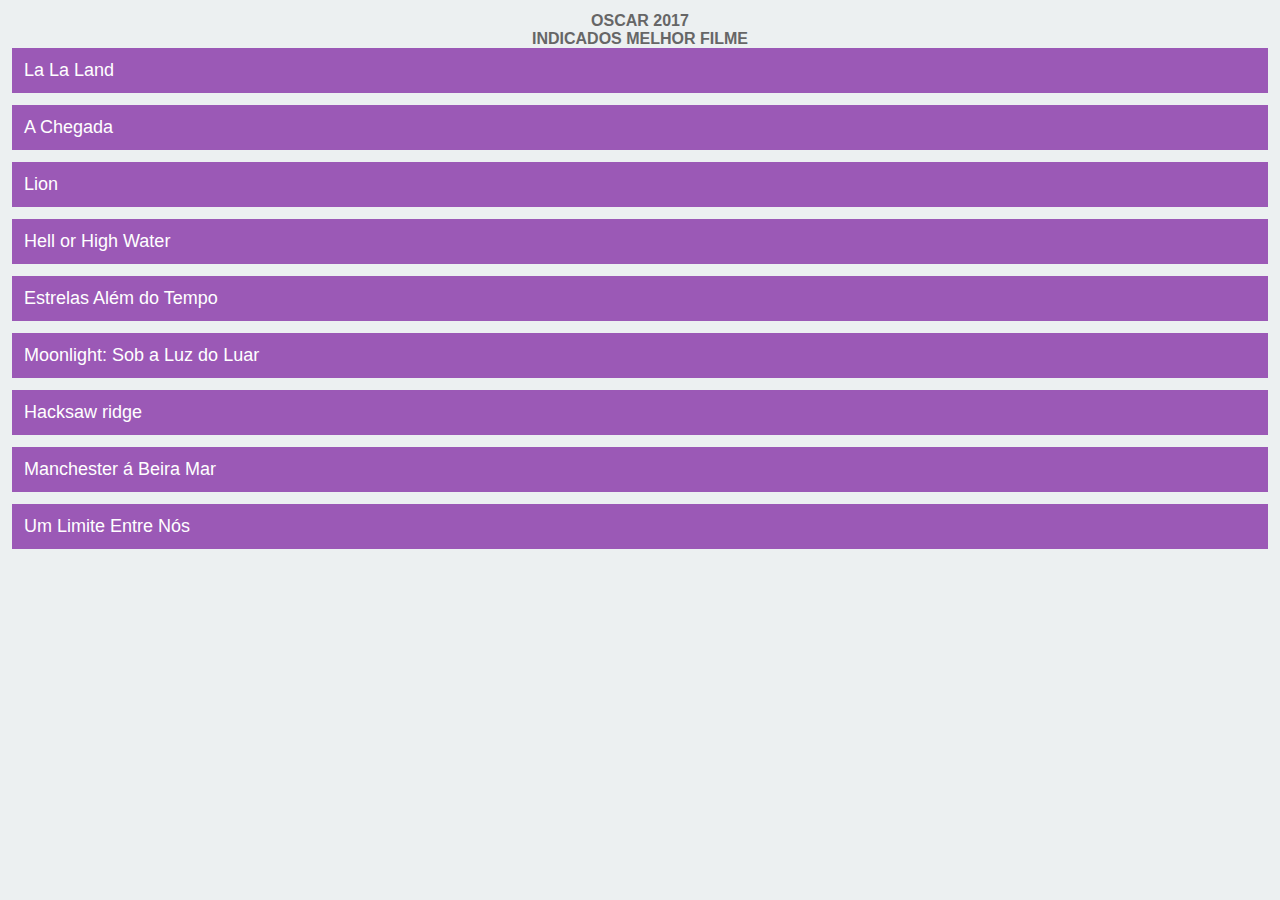
<file: projeto001/index.html>
<!DOCTYPE html>
<html lang="pt-br">
<head>
    <title>Oscar 2017</title>
    <link rel="stylesheet" href="estilo.css">
</head>

<body>
    <h1> Oscar 2017</h1>
    <h2> Indicados Melhor filme</h2>
    
    <ul>
        <li>La La Land</li>
        <li>A Chegada</li>
        <li>Lion</li>
        <li>Hell or High Water</li>
        <li>Estrelas Além do Tempo</li>
        <li>Moonlight: Sob a Luz do Luar</li>
        <li>Hacksaw ridge</li>
        <li>Manchester á Beira Mar</li>
        <li>Um Limite Entre Nós</li>
    </ul>


</body>
</html>
</file>
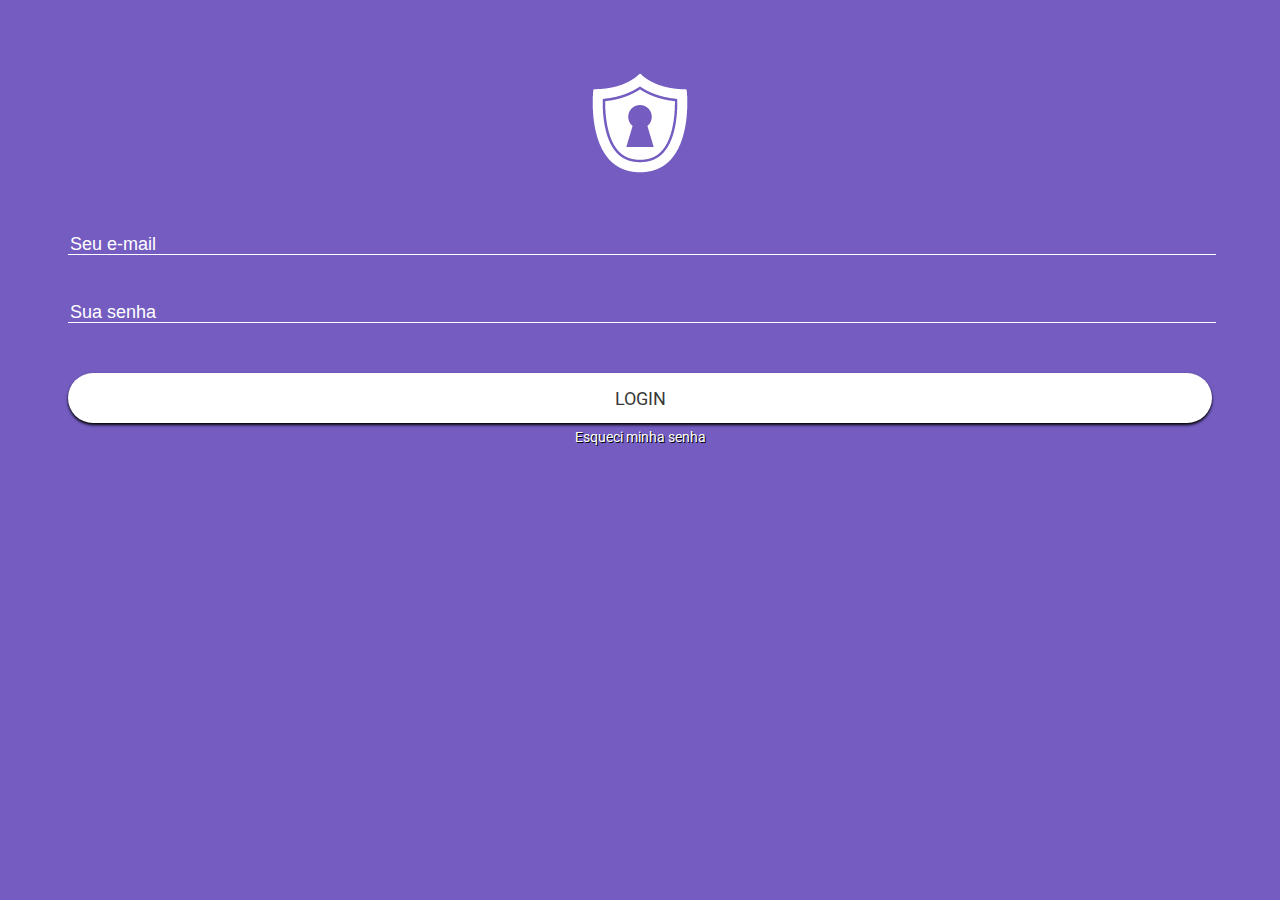
<file: projeto003/index.html>
<!DOCTYPE html>
<html lang="pt-br">
<head>
 <meta charset="UTF-8">    
 <title>Login</title>
 <link rel="stylesheet" href="normalize.css">
 
 <link href="https://fonts.googleapis.com/css?family=Roboto:300,400,500" rel="stylesheet">
  
 <link rel="stylesheet" href="estilo.css">
</head>
<body>

    
<img src="logo.png">
                                     
<form action="">
    <input type="email" placeholder="Seu e-mail">
    <input type="password" placeholder="Sua senha">
    <button>Login</button>
</form>
<a href="senha.html">Esqueci minha senha</a>                                                   
                            
                                    
</body>
</html>
</file>
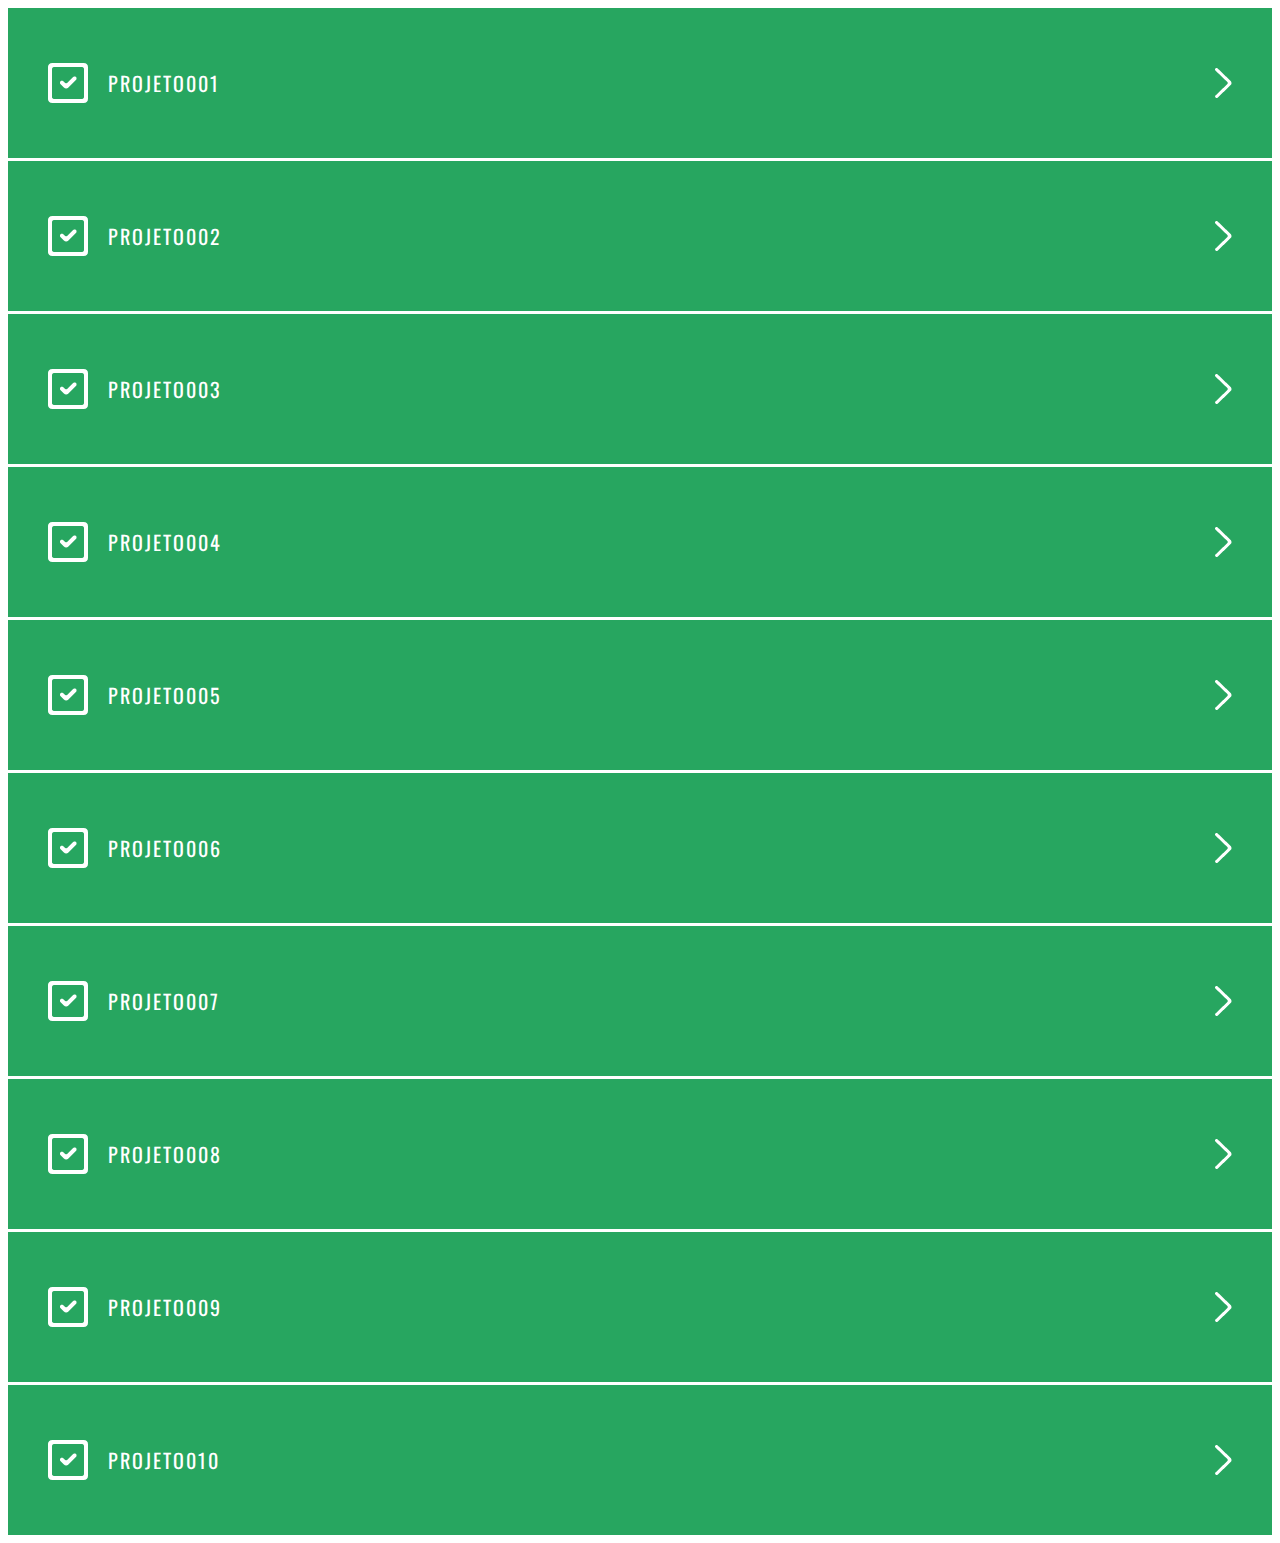
<file: projeto004/index.html>
<!DOCTYPE html>
<html lang="pt-br">
<head>
    <meta charset="UTF-8">
    <link rel="stylesheet" href="normalize.css">
    <link href="https://fonts.googleapis.com/css?family=Oswald:500" rel="stylesheet">
    <link rel="stylesheet" href="estilo.css">
    <title>Projeto4</title>
</head>
<body>
   <ul>
       <li class="feito">
       <a href="../projeto001/index.html">Projeto001</a></li>
       <li class="feito">
       <a href="../projeto002/projeto002.html">Projeto002</a></li>
       <li class="feito">
       <a href="../projeto003/index.html">Projeto003</a></li>
       <li class="feito">
       <a href="../projeto004/index.html">Projeto004</a></li>
       <li class="feito">
           <a href="../projeto005/index.html">Projeto005</a></li>
             <li class="feito">
           <a href="../projeto006/index.html">Projeto006</a></li>
             <li class="feito">
           <a href="../projeto007/index.html">Projeto007</a></li>
             <li class="feito">
           <a href="../projeto008/index.html">Projeto008</a></li>
             <li class="feito">
            <a href="../projeto009/index.html">Projeto009</a></li>
            <li class="feito">
            <a href="../projeto010/index.html">Projeto010</a></li>
             
             
           
   </ul>
    
</body>
</html>
</file>
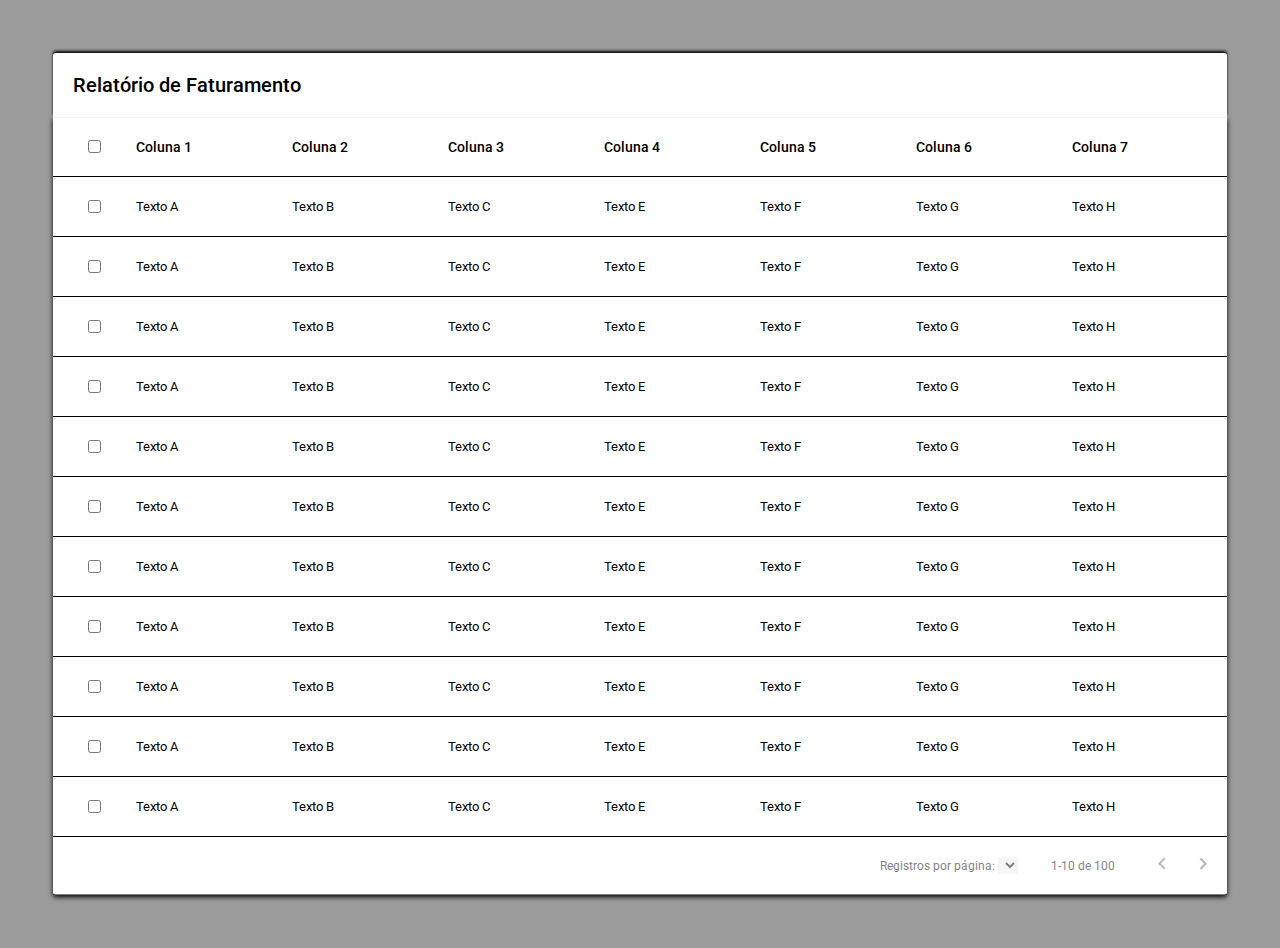
<file: projeto005/index.html>
<!DOCTYPE html>
<html lang="pt-br">
<head>
    <meta charset="UTF-8">
    <link rel="stylesheet" href="normalize.css">
    <link href="https://fonts.googleapis.com/css?family=Roboto:400,500" rel="stylesheet">
    <link rel="stylesheet" href="estilo.css">
    <title>tabela</title>
</head>
<body>



<table>
<caption>Relatório de Faturamento</caption>
  
  <thead>
      <tr>
         <th><input type="checkbox"></th>
          <th>Coluna 1</th>
          <th>Coluna 2</th>
          <th>Coluna 3</th>
          <th>Coluna 4</th>
          <th>Coluna 5</th>
          <th>Coluna 6</th>
          <th>Coluna 7</th>
      </tr>
  </thead>
   
       
<tbody>
   <tr> 
    <td><input type="checkbox"></td>
    <td>Texto A</td>
    <td>Texto B</td>
    <td>Texto C</td>
    <td>Texto E</td>
    <td>Texto F</td>
    <td>Texto G</td>
    <td>Texto H</td>
    </tr>
    
     <tr> 
    <td><input type="checkbox"></td>
    <td>Texto A</td>
    <td>Texto B</td>
    <td>Texto C</td>
    <td>Texto E</td>
    <td>Texto F</td>
    <td>Texto G</td>
    <td>Texto H</td>
    </tr>
    
     <tr> 
    <td><input type="checkbox"></td>
    <td>Texto A</td>
    <td>Texto B</td>
    <td>Texto C</td>
    <td>Texto E</td>
    <td>Texto F</td>
    <td>Texto G</td>
    <td>Texto H</td>
    </tr>
    
     <tr> 
    <td><input type="checkbox"></td>
    <td>Texto A</td>
    <td>Texto B</td>
    <td>Texto C</td>
    <td>Texto E</td>
    <td>Texto F</td>
    <td>Texto G</td>
    <td>Texto H</td>
    </tr>
    
     <tr> 
    <td><input type="checkbox"></td>
    <td>Texto A</td>
    <td>Texto B</td>
    <td>Texto C</td>
    <td>Texto E</td>
    <td>Texto F</td>
    <td>Texto G</td>
    <td>Texto H</td>
    </tr>
    
     <tr> 
    <td><input type="checkbox"></td>
    <td>Texto A</td>
    <td>Texto B</td>
    <td>Texto C</td>
    <td>Texto E</td>
    <td>Texto F</td>
    <td>Texto G</td>
    <td>Texto H</td>
    </tr>
    
     <tr> 
    <td><input type="checkbox"></td>
    <td>Texto A</td>
    <td>Texto B</td>
    <td>Texto C</td>
    <td>Texto E</td>
    <td>Texto F</td>
    <td>Texto G</td>
    <td>Texto H</td>
    </tr>
    
     <tr> 
    <td><input type="checkbox"></td>
    <td>Texto A</td>
    <td>Texto B</td>
    <td>Texto C</td>
    <td>Texto E</td>
    <td>Texto F</td>
    <td>Texto G</td>
    <td>Texto H</td>
    </tr>
    
     <tr> 
    <td><input type="checkbox"></td>
    <td>Texto A</td>
    <td>Texto B</td>
    <td>Texto C</td>
    <td>Texto E</td>
    <td>Texto F</td>
    <td>Texto G</td>
    <td>Texto H</td>
    </tr>
    
     <tr> 
    <td><input type="checkbox"></td>
    <td>Texto A</td>
    <td>Texto B</td>
    <td>Texto C</td>
    <td>Texto E</td>
    <td>Texto F</td>
    <td>Texto G</td>
    <td>Texto H</td>
    </tr>
    
     <tr> 
    <td><input type="checkbox"></td>
    <td>Texto A</td>
    <td>Texto B</td>
    <td>Texto C</td>
    <td>Texto E</td>
    <td>Texto F</td>
    <td>Texto G</td>
    <td>Texto H</td>
    </tr>
</tbody>   
   <tfoot>
       <tr>
           <td colspan="8">
           Registros por página:
           <select>
               <option value="10"></option>
               <option value="20"></option>
               <option value="50"></option>
           </select>
           <span>1-10 de 100</span>
           <a href="#"><img src="esquerda%20seta.png"></a>
           <a href="#"><img src="Direita%20seta.png"></a>
           </td>
       </tr>
   </tfoot>            
    
</table>    
</body>
</html>
</file>
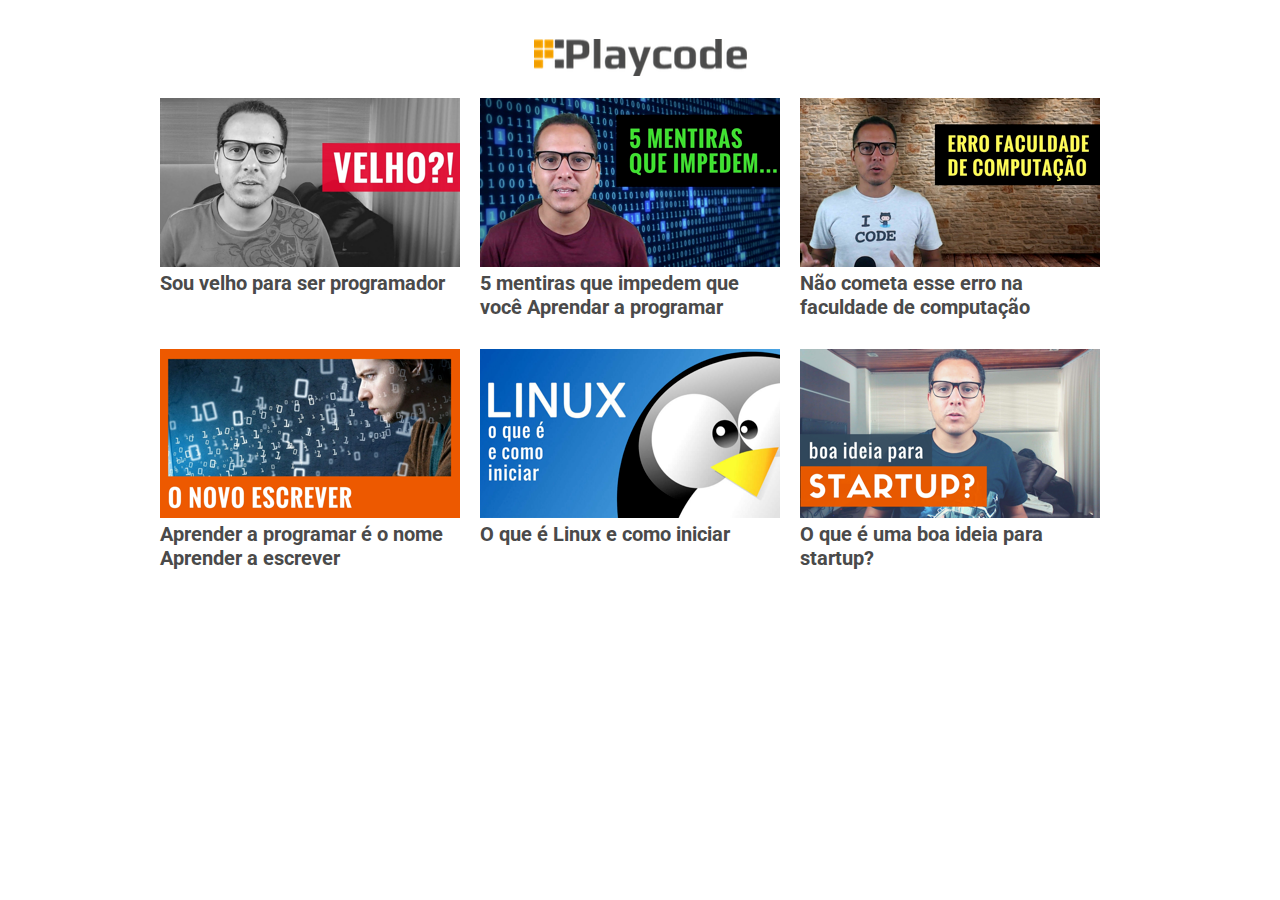
<file: projeto006/index.html>
<!DOCTYPE html>
<html lang="pt-br">
<head>
    <meta charset="UTF-8">
    <link rel="stylesheet" href="normalize.css">
    <link href="https://fonts.googleapis.com/css?family=Roboto:500" rel="stylesheet">
    <link rel="stylesheet" href="estilo.css">
    <link rel="stylesheet" media="(min-width:500px)"href="mobile.css">
    
    <title>Projeto006</title>
    
    <meta name="viewport" content="width:device-width, initial-scale=1">
</head>
<body>
  <div class="container">
  
  <h1>
      <span>Playcode</span>
  </h1>
  
  
  <div class="card">
     <img src="post1.png">
      <h2>Sou velho para ser programador</h2>
  </div>
  
      <div class="card">
          <img src="post2.png">
          <h2>5 mentiras que impedem que você Aprendar a programar</h2>
      </div>
      
    <div class="card">
        <img src="post3.png">
        <h2>Não cometa esse erro na faculdade de computação</h2>
    </div>
    
    <div class="card">
        <img src="post4.png">
        <h2>Aprender a programar é o nome Aprender a escrever</h2>
    </div>
    
    
    <div class="card">
        <img src="post5.png">
        <h2>O que é Linux e como iniciar</h2>
        
        
    </div>
    <div class="card">
        <img src="post6.png">
        <h2>O que é uma boa ideia para startup?</h2>
    </div>
    
  </div>
   
    
</body>
</html>
</file>
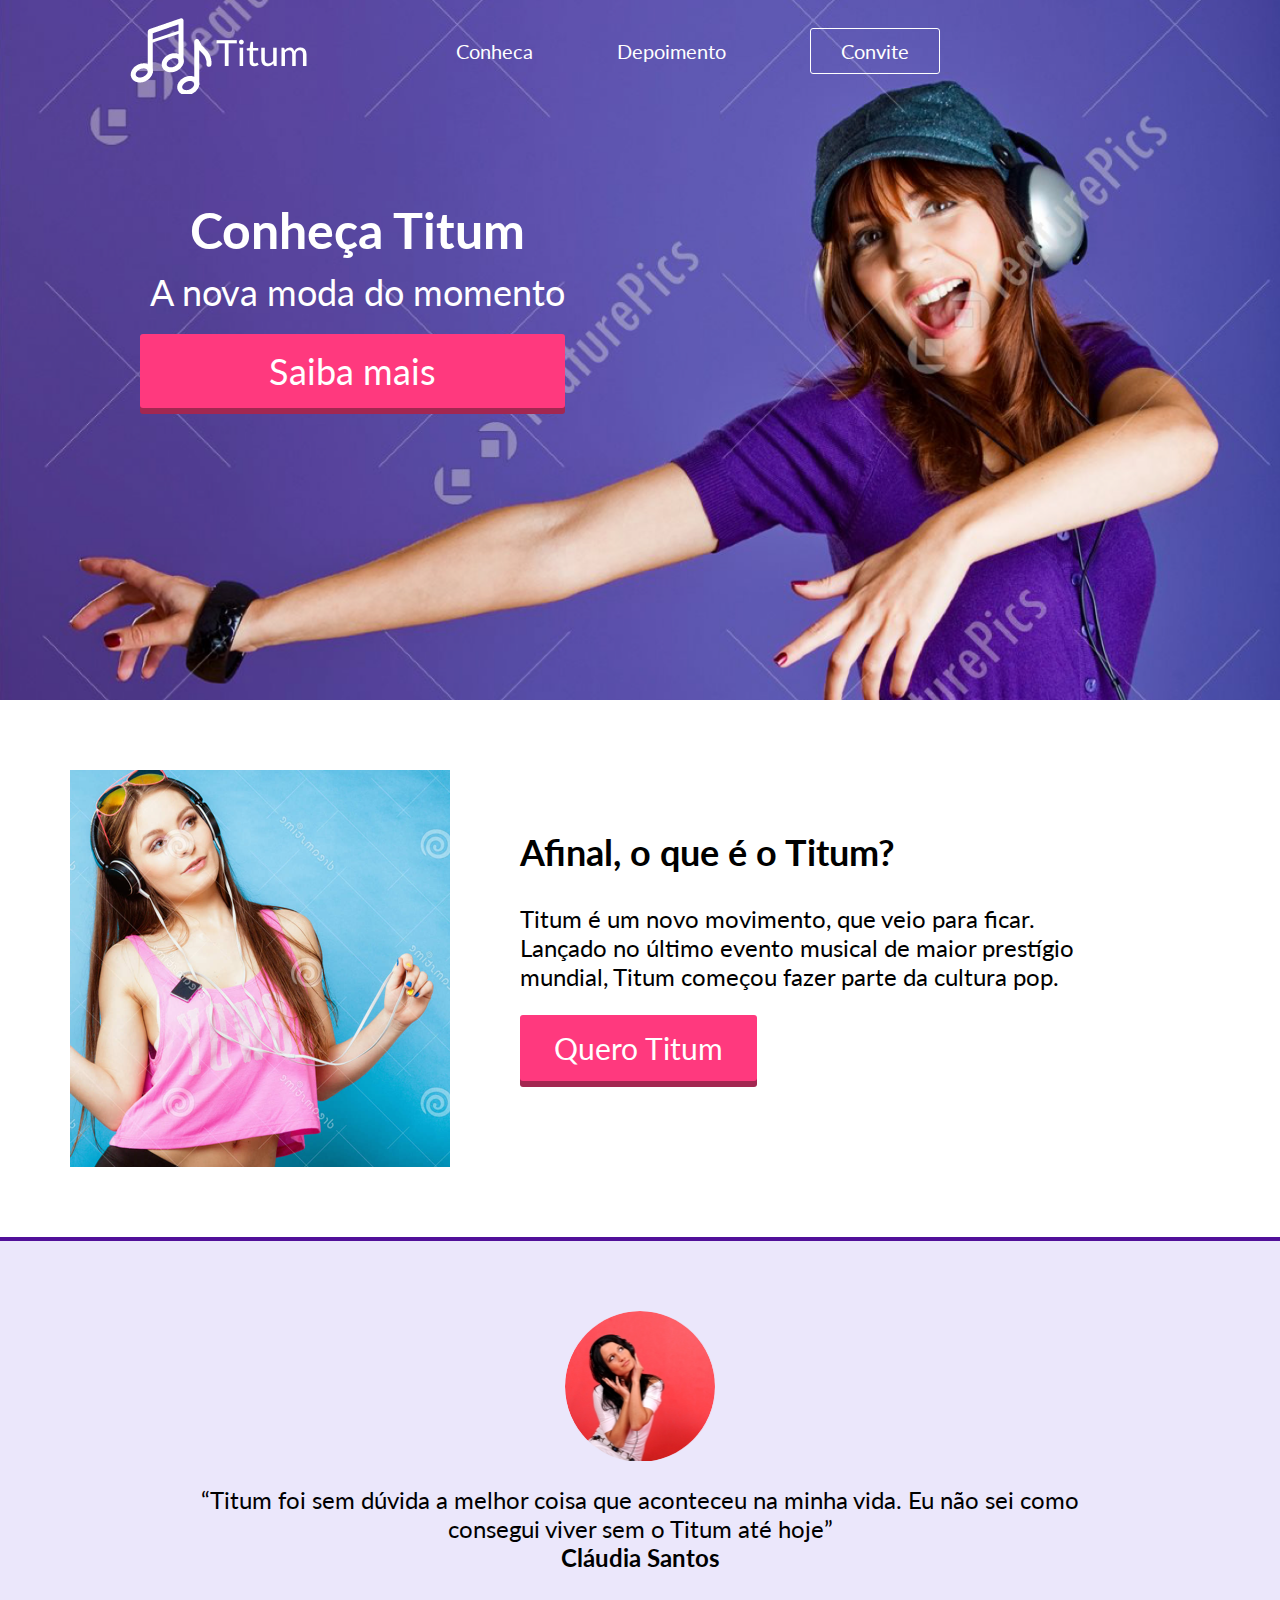
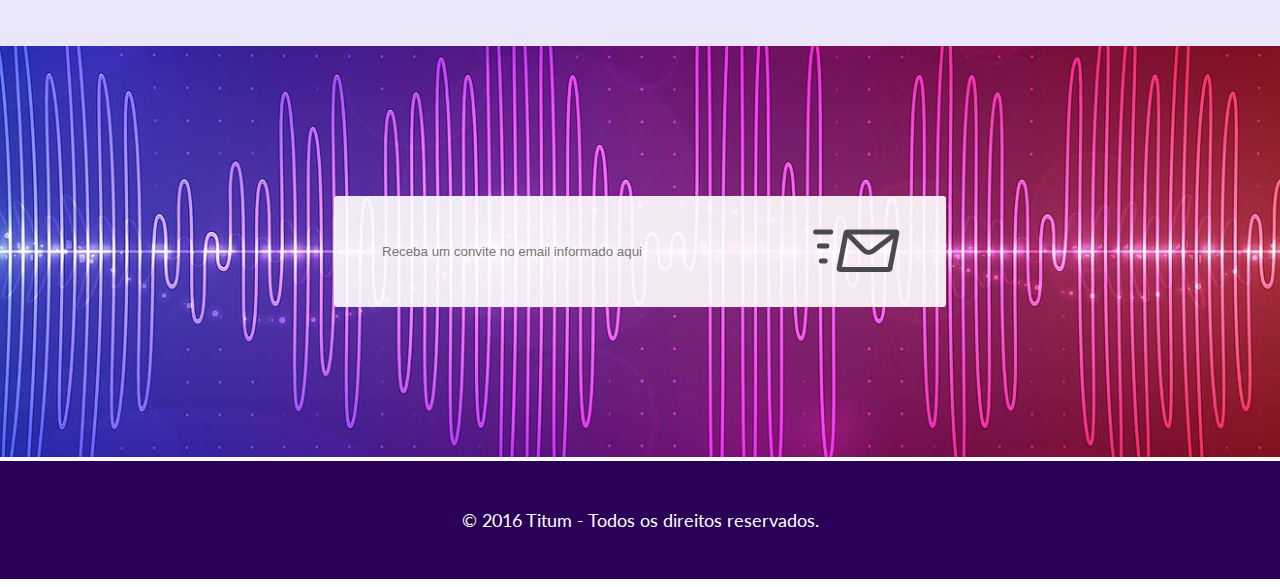
<file: projeto007/index.html>
<!DOCTYPE html>
<html lang="pt-br">
<head>
    <meta charset="UTF-8">
    <title>Projeto007</title>
    <link rel="stylesheet" href="normalize.css">
    <link rel="stylesheet" href="estilo.css">
    <link href="https://fonts.googleapis.com/css?family=Lato:300,700" rel="stylesheet">
    <meta name="viewport" content="width:device-width, initial-scale=1">
      
</head>
<body>
   
   <header>
       <div class="container">
           <h1>
               <span>Titum</span>
           </h1>
           
           <nav>
               <ul>
                   <li><a href="#conheca">Conheca</a></li>
                   <li><a href="#depoimento">Depoimento</a></li>
                   <li><a href="#convite">Convite</a></li>
               </ul>
           </nav>
       </div>
   </header>
   
   <section id="topo">
       <div class="container">
          <div class="chamada">
              <h2> Conheça Titum</h2>
              <p>A nova moda do momento</p>
              <a href="#conheca" class="botao">Saiba mais</a>
          </div>
           
       </div>
   </section>
   
   <section id="conheca">
       <div class="container">
         
          <img src="fashion.png">
         
          <div class="texto">
           <h2>Afinal, o que é o Titum?</h2>
<p>Titum é um novo movimento, que veio para ficar. Lançado no último evento musical de maior prestígio mundial, Titum começou fazer parte da cultura pop.</p>
      <a href="#convite"class="botao">Quero Titum</a>
       </div>
       </div>
   </section>
   
   <section id="depoimento">
       <div class="container">
           <img src="depoimento.png">
           <p>“Titum foi sem dúvida a melhor coisa que aconteceu na minha vida. Eu não sei como consegui viver sem o Titum até hoje” <br><strong>Cláudia Santos</strong></p>
       </div>
   </section>
   
   <section id="convite">
       <div class="container">
           <form action="">
            <input type="email" placeholder="Receba um convite no email informado aqui">
            <button><span>Enviar</span></button>
           </form>
       </div>
   </section>
   
   <footer>
       <div class="container">
           <p>© 2016 Titum - Todos os direitos reservados.</p>
       </div>
   </footer>
    
</body>
</html>
</file>
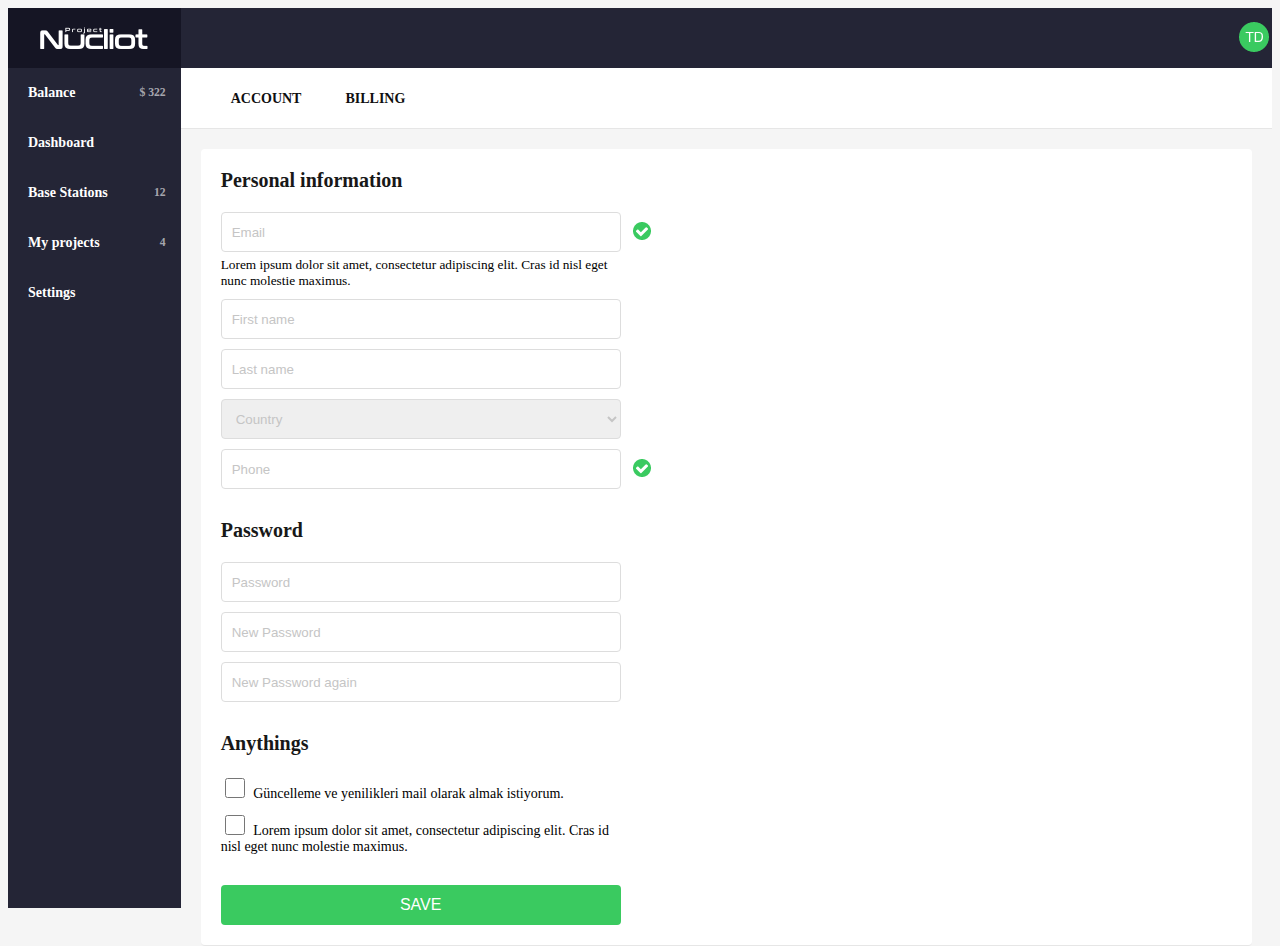
<file: projeto008/index.html>
<!DOCTYPE html>
<html lang="pt-br">
<head>
    <meta charset="UTF-8">
    <title>Projeto008</title>
    <link rel="stylesheet" href="normalize.css">
    <link rel="stylesheet" href="estilo.css">
    <link rel="stylesheet" href="https://use.fontawesome.com/releases/v5.0.13/css/all.css" integrity="sha384-DNOHZ68U8hZfKXOrtjWvjxusGo9WQnrNx2sqG0tfsghAvtVlRW3tvkXWZh58N9jp" crossorigin="anonymous">
    <meta name="viewport" content="width:device-width, intial-scale=1">
    <style>
        aside {
            height: 100vh;
        }
         section {
             height: 100vh;
        }
        
    </style>
    
</head>
<body>
   <aside>
        <h1><span>Nucliot</span></h1>
        
        <nav>
            <ul>
                <li>
        <a href="#">
        <i class="fas fa-dollar-sign"></i>
        <span>Balance</span>
        <small>$ 322</small>
         </a>
         </li>
         
         <li>
        <a href="#">
        <i class="fas fa-chart-area"></i>
        <span>Dashboard</span>
         </a>
         </li>
         
         <li>
        <a href="#">
        <i class="fas fa-signal"></i>
        <span>Base Stations</span>
        <small>12</small>
         </a>
         </li>
         
         <li>
        <a href="#">
        <i class="fas fa-cubes"></i>
        <span>My projects</span>
        <small>4</small>
         </a>
         </li>
         
           <li>
        <a href="#">
        <i class="fas fa-cog"></i>
            <span>Settings</span>
         </a>
         </li>
     
         
        </ul>
        </nav>
        
   </aside>
   
   
   <section id="principal">
      
       <header>
           <a href="#"></a>
           <img src="slc.png">
       </header>
       
       
       
       <div class="modulo">
          
           <div class="abas">
           <ul>
               <li><a href="#">Account</a></li>
               <li><a href="#">Billing</a></li>
           </ul>
           </div>
           
           <div class="container">
           <div class="canvas">
                  
             <form action="">
             
            <h2>Personal information</h2>
                <ul>
                    <li class="ok">
                        <input type="text" placeholder="Email">
                        <small>
                            Lorem ipsum dolor sit amet, consectetur adipiscing elit. Cras id nisl eget nunc molestie maximus.
                        </small>
                    </li>
                    
                    <li>
                        <input type="text" placeholder="First name">
                    </li>
                    
                    <li><input type="text" placeholder="Last name"></li>
                    
                    <li><select>
                        <option value="Country">Country</option>
                        <option value="Country">New ZeaLand</option>
                    </select>
                    </li>
                    
                    <li class="ok"><input type="text" placeholder="Phone"></li>
                </ul>
                
                       
                <h2>Password</h2>
                <ul>
                    <li><input type="text" placeholder="Password"></li>
                    
                    <li><input type="text" placeholder="New Password"></li>
                    <li><input type="text" placeholder="New Password again">
                    </li>
                    
                </ul>              
                                     
                
              <h2>Anythings</h2>
                <ul class="confirmacoes">
                    <li>
                        <input type="checkbox">
                        <label>
                            Güncelleme ve yenilikleri mail olarak almak istiyorum.
                        </label>
                    </li>
                    
                    <li>
                        <input type="checkbox">
                        <label>
                            Lorem ipsum dolor sit amet, consectetur adipiscing elit. Cras id nisl eget nunc molestie maximus.
                        </label>
                    </li>
                    
              </ul>                                           
                <button>Save</button>     
                 
             </form>
        </div>
        </div>
       </div>
   </section>
    
</body>
</html>
</file>
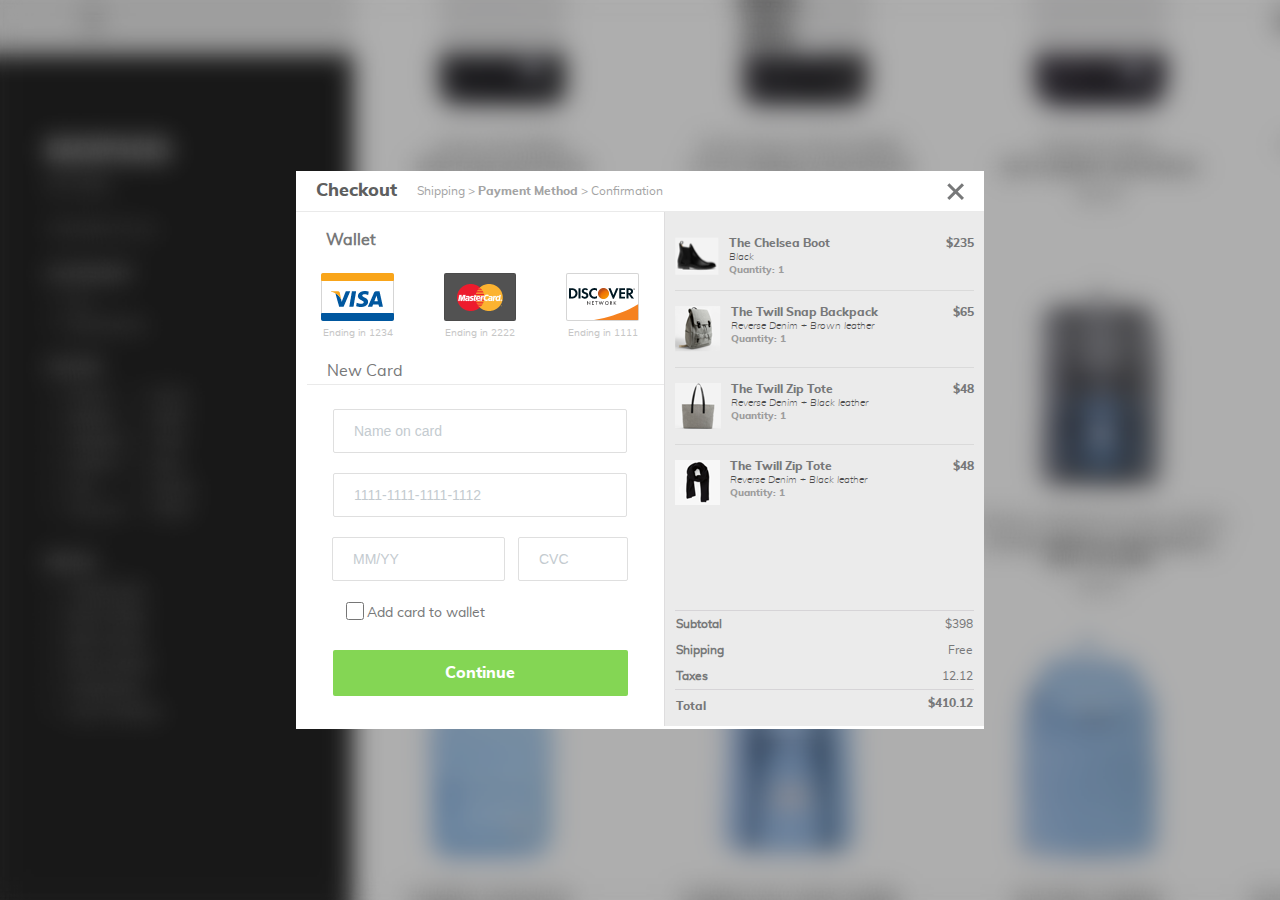
<file: projeto009/index.html>
<!DOCTYPE html>
<html lang="en">
<head>
    <meta charset="UTF-8">
    <title>Projeto009</title>
    <link rel="stylesheet" href="normalize.css">
    <link rel="stylesheet" href="fonts/stylesheet.css">
    <link rel="stylesheet" href="principal.css">
    
    
</head>
<body>
   
   <div class="checkout">
      
      
       <header>
           <div>
               <h1>Checkout</h1>
               <span>Shipping > <strong>Payment Method</strong> > Confirmation </span>
           </div>
           <a href="#"><span>Fechar</span></a>
       </header>
       
       <main>
           <div class="cartao">
               
            <div class="wallet">
                <h2>Wallet</h2>
                <ul>
                <li>
                <a href="#">
                <img src="visa-card.png" >
                 <small>Ending in 1234</small>
                    
                </a>
                </li>
                
                
              <li>
                  <a href="#">
                  <img src="mastercard-card.png">
                  <small>Ending in 2222</small>
                  </a>
              </li>  
                
                <li>
                    <a href="#">
                    <img src="discover-card.png">
                    <small>Ending in 1111</small>    
                    </a>
                </li>
                
                
                </ul>
                
                
            </div> 
              
               <div class="NewCard">
                   <form action="">
                       <fieldset>
                        
                        <legend>New Card</legend>
                        
                        <input type="text" placeholder="Name on card">
                        <input type="text" placeholder="1111-1111-1111-1112">
                        <input type="text" class="data" placeholder="MM/YY">
                        <input type="text" class="cvc" placeholder="CVC">
                        
                        <label for="addWallet">
                        <input type="checkbox" name="addWallet">
                        <p>Add card to wallet</p>
                        </label>
                            
                        <button>Continue</button>                    
                       </fieldset>
                   </form>
               </div> 
                  
           </div>
           
           <div class="resumos">
               
               <ul class="produtos">
                   <li>
                       <img src="bota.png">
                       <div class="detalhes">
                           <h3>The Chelsea Boot</h3>
                           <small>Black</small>
                           <span>Quantity: 1</span>
                       </div>
                       <span class="preco"> $235</span>
                   </li>
                   
                   
                   <li>
                       <img src="bitmap.png">
                       <div class="detalhes">
                        <h3>The Twill Snap Backpack</h3>
                        <small>Reverse Denim + Brown leather</small>
                        <span>Quantity: 1</span>   
                       </div>
                       <span class="preco">$65</span>
                   </li>
                 <li>
                     <img src="bolsa.png">
                     <div class="detalhes">
                         <h3>The Twill Zip Tote</h3>
                         <small>Reverse Denim + Black leather</small>
                         <span>Quantity: 1</span>
                     </div>
                     <span class="preco">$48</span>
                 </li>
                  <li>
                      <img src="A.png">
                      <div class="detalhes">
                      <h3>The Twill Zip Tote</h3>
                      <small>Reverse Denim + Black leather</small>
                      <span>Quantity: 1</span>
                      </div>
                      <span class="preco">$48</span>
                  </li>  
               </ul>
               
               <table>
                   <tbody>
                       <tr>
                           <th scope="row">Subtotal</th>
                           <td>$398</td>
                       </tr>
                       
                       <tr>
                        <th scope="row">Shipping</th>
                        <td>Free</td>   
                       </tr>
                       
                       <tr>
                         <th scope="row">Taxes</th>
                         <td>12.12</td>  
                       </tr>
                       
                       
                   </tbody>
                   <tfoot>
                       <tr>
                           <th scope="row">Total</th>
                           <td>$410.12</td>
                       </tr>
                   </tfoot>
               </table>
               
           </div>
       </main>
       
   </div>
    
</body>
</html>
</file>
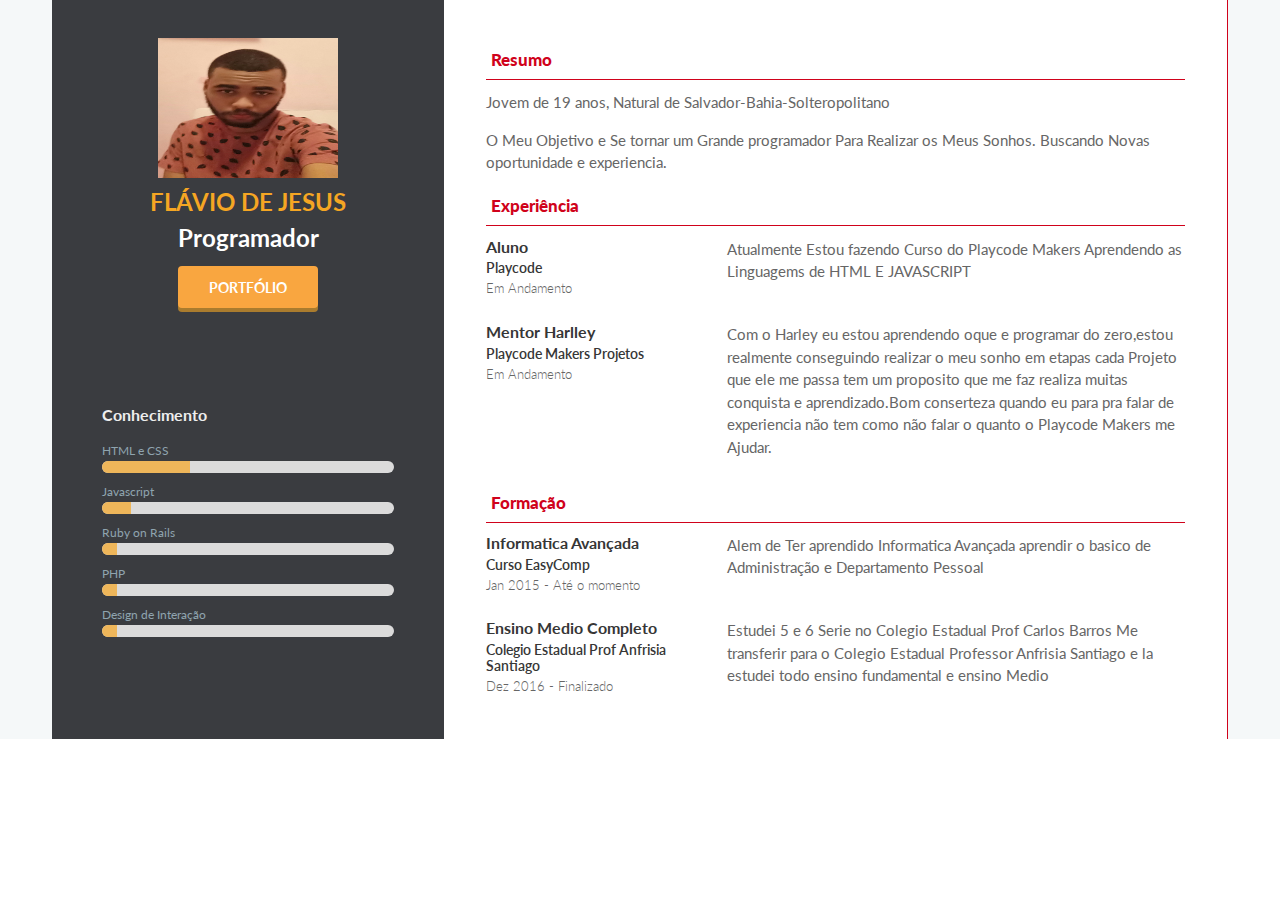
<file: projeto010/index.html>
<!DOCTYPE html>
<html lang="pt-br">
<head>
    <meta charset="UTF-8">
    <title>Projeto 010</title>
    <meta name="viewport" content="width=device-width, initial-scale=1">
    <link rel="stylesheet" href="https://use.fontawesome.com/releases/v5.1.0/css/all.css" integrity="sha384-lKuwvrZot6UHsBSfcMvOkWwlCMgc0TaWr+30HWe3a4ltaBwTZhyTEggF5tJv8tbt" crossorigin="anonymous">
    <link href="https://fonts.googleapis.com/css?family=Lato:300,400,700,900" rel="stylesheet">
    <link rel="stylesheet" href="bulma.min.css">
    
    <link rel="stylesheet" href="sidebar.css">
    <link rel="stylesheet" href="principal.css">
    
    
</head>
<body>
   
   <div class="container">
       <div class="columns">
     
         
  <aside class="column" is-4>
    
    <img src="flavio1.jpg">
    <h1>Flávio De Jesus</h1>
    <h2>Programador</h2>
    <a href="../projeto4/" class="button is-info is-medium">Portfólio</a>
    
    <ul class="rede-sociais">
        <li><a href="https://github.com/flavinhonzn"><i class="fab fa-github"></i></a></li>
        <li><a href="https://www.linkedin.com/in/fl%C3%A1vio-jesus-885b41138/"><i class="fab fa-linkedin"></i></a></li>
        <li><a href="https://www.facebook.com/profile.php?id=100008752928029"><i class="fab fa-facebook-square"></i></a></li>
        <li><a href="https://twitter.com/Vltflavio"><i class="fab fa-twitter-square"></i></a></li>
    </ul>
    
    <div class="habilidades">
        <h3>Conhecimento</h3>
        <ul>
            <li>
            <small>HTML e CSS</small>
            <progress class="progress is-danger is-small" value="30" max="100">30%</progress>
            </li>
            <li>
            <small>Javascript</small>
            <progress class="progress is-danger is-small" value="10" max="100">10%</progress>
            </li>
            <li>
            <small>Ruby on Rails</small>
            <progress class="progress is-danger is-small" value="5" max="100">5%</progress>
            </li>
            <li>
            <small>PHP</small>
            <progress class="progress is-danger is-small" value="5" max="100">5</progress>
            </li>
            <li>
            <small>Design de Interação</small>
            <progress class="progress is-danger is-small" value="5" max="100">5%</progress>
            </li>
        </ul>
    </div>
    
    
  </aside>
  
  <article class="column is-8">
   <div class="content">
    <h3><i class="fas fa-file-alt"></i>Resumo</h3>
    <p>Jovem de 19 anos, Natural de Salvador-Bahia-Solteropolitano</p>
    <p>O Meu Objetivo e Se tornar um Grande programador Para Realizar os Meus Sonhos. Buscando Novas oportunidade e experiencia.</p>
    
    
       <h3><i class="fas fa-briefcase"></i>Experiência</h3>
       
       
       <div class="instituicao columns">
           <div class="column is-4">
              <h4>Aluno</h4>
              <h5>Playcode</h5>
              <small>Em Andamento</small>
           </div>
           <div class="column">
               <p>Atualmente Estou fazendo Curso do Playcode Makers Aprendendo as Linguagems de HTML E JAVASCRIPT</p>
           </div>
       </div>
       
        <div class="instituicao columns">
           <div class="column is-4">
              <h4>Mentor Harlley</h4>
              <h5>Playcode Makers Projetos</h5>
              <small>Em Andamento</small>
           </div>
           <div class="column">
               <p>Com o Harley eu estou aprendendo oque e programar do zero,estou realmente conseguindo realizar o meu sonho em etapas cada Projeto que ele me passa tem um proposito que me faz realiza muitas conquista e aprendizado.Bom conserteza quando eu para pra falar de experiencia não tem como não falar o quanto o Playcode Makers me Ajudar.</p>
           </div>
       </div>
       
       
    
    
    
    <h3><i class="fas fa-trophy"></i>Formação</h3>
    
    
    
       <div class="instituicao columns">
           <div class="column is-4">
              <h4>Informatica Avançada</h4>
              <h5>Curso EasyComp</h5>
              <small>Jan 2015 - Até o momento</small>
           </div>
           <div class="column">
               <p>Alem de Ter aprendido Informatica Avançada aprendir o basico de Administração e Departamento Pessoal</p>
           </div>
       </div>
       
        <div class="instituicao columns">
           <div class="column is-4">
              <h4>Ensino Medio Completo</h4>
              <h5>Colegio Estadual Prof Anfrisia Santiago</h5>
              <small>Dez 2016 - Finalizado</small>
           </div>
           <div class="column">
               <p>Estudei 5 e 6 Serie no Colegio Estadual Prof Carlos Barros Me transferir para o Colegio Estadual Professor Anfrisia Santiago e la estudei todo ensino fundamental e ensino Medio</p>
           </div>
       </div>
    
    
    </div>
  </article>
 
</div>
    
   </div>
   
</body>
</html>
</file>
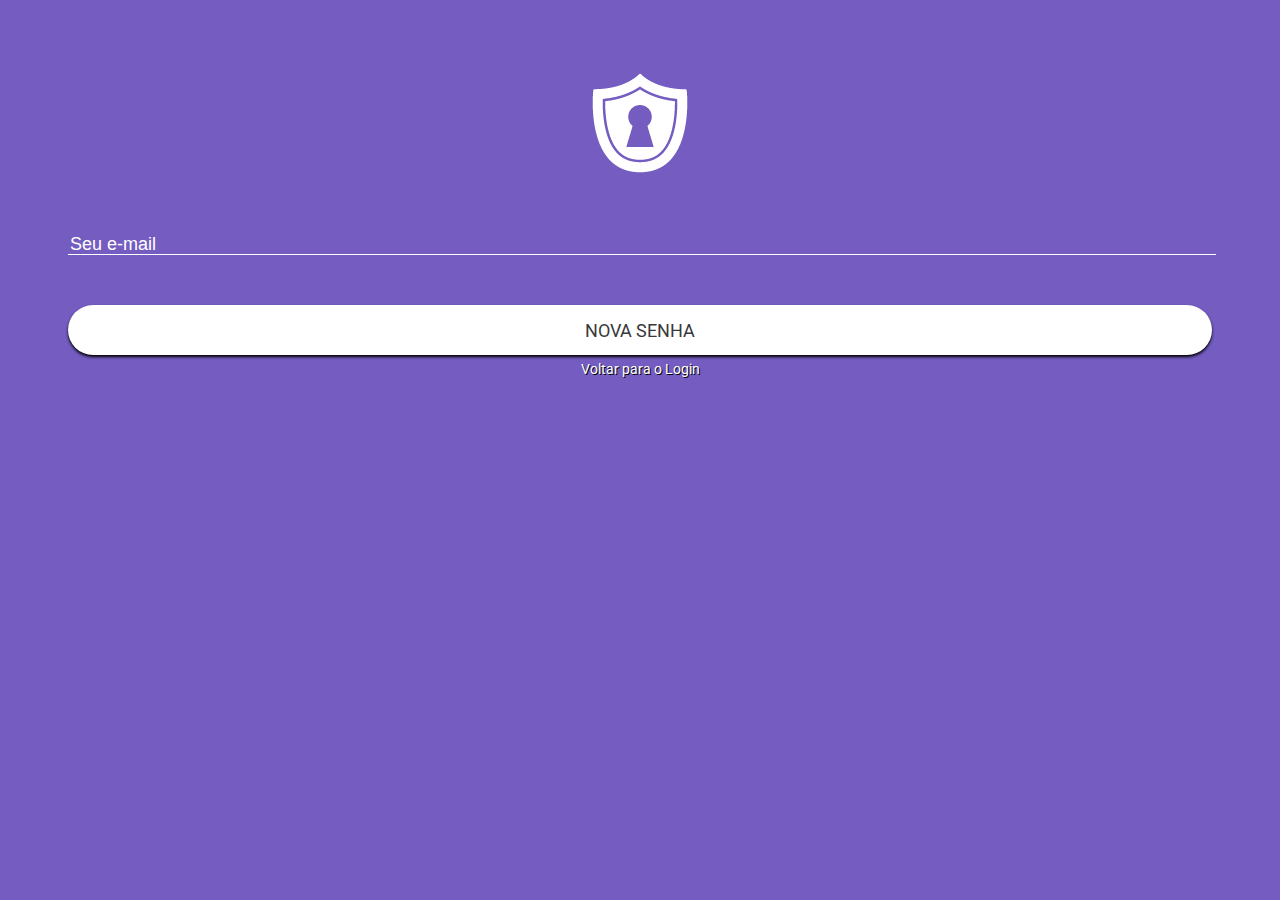
<file: projeto003/senha.html>
<!DOCTYPE html>
<html lang="pt-br">
<head>
 <meta charset="UTF-8">    
 <title>Login</title>
 <link rel="stylesheet" href="normalize.css">
 
 <link href="https://fonts.googleapis.com/css?family=Roboto:300,400,500" rel="stylesheet">
  
 <link rel="stylesheet" href="estilo.css">
</head>
<body>

    
<img src="logo.png">
                                     
<form action="">
    <input type="email" placeholder="Seu e-mail">
    <button>Nova Senha</button>
</form>

<a href="index.html">Voltar para o Login</a>                              
</body>
</html>
</file>
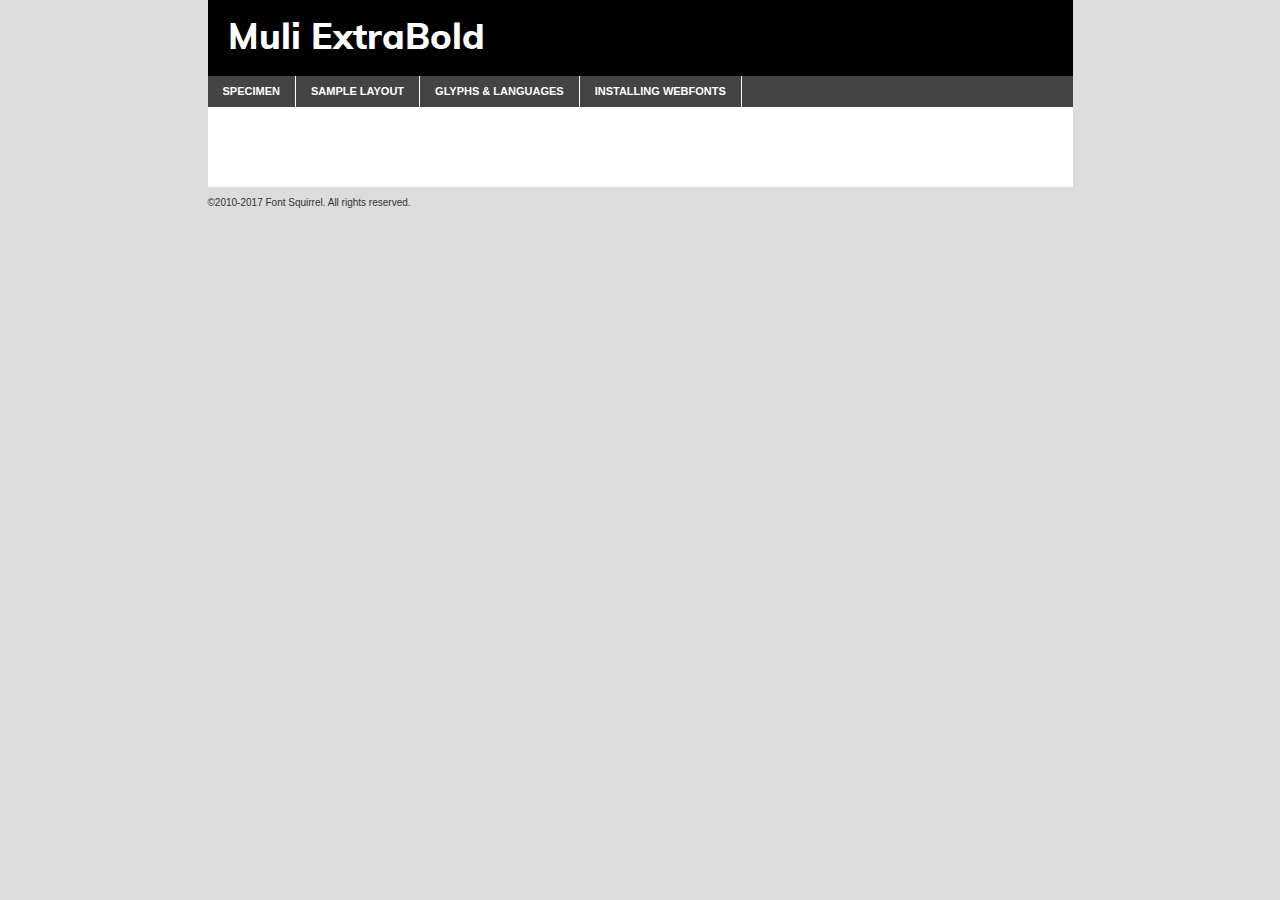
<file: projeto009/fonts/muli-extrabold-demo.html>
<!DOCTYPE html PUBLIC "-//W3C//DTD XHTML 1.0 Transitional//EN"
	"http://www.w3.org/TR/xhtml1/DTD/xhtml1-transitional.dtd">

<html xmlns="http://www.w3.org/1999/xhtml" xml:lang="en" lang="en">
<head>
	<meta http-equiv="Content-Type" content="text/html; charset=utf-8" />
	<script src="http://ajax.googleapis.com/ajax/libs/jquery/1.7.2/jquery.min.js" type="text/javascript" charset="utf-8"></script>
	<script type="text/javascript">
	(function($){$.fn.easyTabs=function(option){var param=jQuery.extend({fadeSpeed:"fast",defaultContent:1,activeClass:'active'},option);$(this).each(function(){var thisId="#"+this.id;if(param.defaultContent==''){param.defaultContent=1;}
	if(typeof param.defaultContent=="number")
	{var defaultTab=$(thisId+" .tabs li:eq("+(param.defaultContent-1)+") a").attr('href').substr(1);}else{var defaultTab=param.defaultContent;}
	$(thisId+" .tabs li a").each(function(){var tabToHide=$(this).attr('href').substr(1);$("#"+tabToHide).addClass('easytabs-tab-content');});hideAll();changeContent(defaultTab);function hideAll(){$(thisId+" .easytabs-tab-content").hide();}
	function changeContent(tabId){hideAll();$(thisId+" .tabs li").removeClass(param.activeClass);$(thisId+" .tabs li a[href=#"+tabId+"]").closest('li').addClass(param.activeClass);if(param.fadeSpeed!="none")
	{$(thisId+" #"+tabId).fadeIn(param.fadeSpeed);}else{$(thisId+" #"+tabId).show();}}
	$(thisId+" .tabs li").click(function(){var tabId=$(this).find('a').attr('href').substr(1);changeContent(tabId);return false;});});}})(jQuery);
	</script>
	<link rel="stylesheet" href="specimen_files/specimen_stylesheet.css" type="text/css" charset="utf-8" />
	<link rel="stylesheet" href="stylesheet.css" type="text/css" charset="utf-8" />

	<style type="text/css">
					body{
				font-family: 'muliextrabold';
							}
		</style>

	<title>Muli ExtraBold Specimen</title>
	
	
	<script type="text/javascript" charset="utf-8">
		$(document).ready(function() {
			$('#container').easyTabs({defaultContent:1});
		});
	</script>
</head>

<body>
<div id="container">
	<div id="header">
		Muli ExtraBold	</div>
	<ul class="tabs">
		<li><a href="#specimen">Specimen</a></li>
		<li><a href="#layout">Sample Layout</a></li>
				<li><a href="#glyphs">Glyphs &amp; Languages</a></li>
		<li><a href="#installing">Installing Webfonts</a></li>
		
	</ul>
	
	<div id="main_content">

		
			<div id="specimen">
		
				<div class="section">
					<div class="grid12 firstcol">
						<div class="huge">AaBb</div>
					</div>
				</div>
		
				<div class="section">
					<div class="glyph_range">A&#x200B;B&#x200b;C&#x200b;D&#x200b;E&#x200b;F&#x200b;G&#x200b;H&#x200b;I&#x200b;J&#x200b;K&#x200b;L&#x200b;M&#x200b;N&#x200b;O&#x200b;P&#x200b;Q&#x200b;R&#x200b;S&#x200b;T&#x200b;U&#x200b;V&#x200b;W&#x200b;X&#x200b;Y&#x200b;Z&#x200b;a&#x200b;b&#x200b;c&#x200b;d&#x200b;e&#x200b;f&#x200b;g&#x200b;h&#x200b;i&#x200b;j&#x200b;k&#x200b;l&#x200b;m&#x200b;n&#x200b;o&#x200b;p&#x200b;q&#x200b;r&#x200b;s&#x200b;t&#x200b;u&#x200b;v&#x200b;w&#x200b;x&#x200b;y&#x200b;z&#x200b;1&#x200b;2&#x200b;3&#x200b;4&#x200b;5&#x200b;6&#x200b;7&#x200b;8&#x200b;9&#x200b;0&#x200b;&amp;&#x200b;.&#x200b;,&#x200b;?&#x200b;!&#x200b;&#64;&#x200b;(&#x200b;)&#x200b;#&#x200b;$&#x200b;%&#x200b;*&#x200b;+&#x200b;-&#x200b;=&#x200b;:&#x200b;;</div>
				</div>
				<div class="section">
					<div class="grid12 firstcol">
						<table class="sample_table">
							<tr><td>10</td><td class="size10">abcdefghijklmnopqrstuvwxyzABCDEFGHIJKLMNOPQRSTUVWXYZ0123456789abcdefghijklmnopqrstuvwxyzABCDEFGHIJKLMNOPQRSTUVWXYZ0123456789abcdefghijklmnopqrstuvwxyzABCDEFGHIJKLMNOPQRSTUVWXYZ</td></tr>
							<tr><td>11</td><td class="size11">abcdefghijklmnopqrstuvwxyzABCDEFGHIJKLMNOPQRSTUVWXYZ0123456789abcdefghijklmnopqrstuvwxyzABCDEFGHIJKLMNOPQRSTUVWXYZ0123456789abcdefghijklmnopqrstuvwxyzABCDEFGHIJKLMNOPQRSTUVWXYZ</td></tr>
							<tr><td>12</td><td class="size12">abcdefghijklmnopqrstuvwxyzABCDEFGHIJKLMNOPQRSTUVWXYZ0123456789abcdefghijklmnopqrstuvwxyzABCDEFGHIJKLMNOPQRSTUVWXYZ0123456789abcdefghijklmnopqrstuvwxyzABCDEFGHIJKLMNOPQRSTUVWXYZ</td></tr>
							<tr><td>13</td><td class="size13">abcdefghijklmnopqrstuvwxyzABCDEFGHIJKLMNOPQRSTUVWXYZ0123456789abcdefghijklmnopqrstuvwxyzABCDEFGHIJKLMNOPQRSTUVWXYZ0123456789abcdefghijklmnopqrstuvwxyzABCDEFGHIJKLMNOPQRSTUVWXYZ</td></tr>
							<tr><td>14</td><td class="size14">abcdefghijklmnopqrstuvwxyzABCDEFGHIJKLMNOPQRSTUVWXYZ0123456789abcdefghijklmnopqrstuvwxyzABCDEFGHIJKLMNOPQRSTUVWXYZ0123456789abcdefghijklmnopqrstuvwxyzABCDEFGHIJKLMNOPQRSTUVWXYZ</td></tr>
							<tr><td>16</td><td class="size16">abcdefghijklmnopqrstuvwxyzABCDEFGHIJKLMNOPQRSTUVWXYZ0123456789abcdefghijklmnopqrstuvwxyzABCDEFGHIJKLMNOPQRSTUVWXYZ</td></tr>
							<tr><td>18</td><td class="size18">abcdefghijklmnopqrstuvwxyzABCDEFGHIJKLMNOPQRSTUVWXYZ0123456789abcdefghijklmnopqrstuvwxyzABCDEFGHIJKLMNOPQRSTUVWXYZ</td></tr>
							<tr><td>20</td><td class="size20">abcdefghijklmnopqrstuvwxyzABCDEFGHIJKLMNOPQRSTUVWXYZ0123456789abcdefghijklmnopqrstuvwxyzABCDEFGHIJKLMNOPQRSTUVWXYZ</td></tr>
							<tr><td>24</td><td class="size24">abcdefghijklmnopqrstuvwxyzABCDEFGHIJKLMNOPQRSTUVWXYZ0123456789abcdefghijklmnopqrstuvwxyzABCDEFGHIJKLMNOPQRSTUVWXYZ</td></tr>
							<tr><td>30</td><td class="size30">abcdefghijklmnopqrstuvwxyzABCDEFGHIJKLMNOPQRSTUVWXYZ0123456789abcdefghijklmnopqrstuvwxyzABCDEFGHIJKLMNOPQRSTUVWXYZ</td></tr>
							<tr><td>36</td><td class="size36">abcdefghijklmnopqrstuvwxyzABCDEFGHIJKLMNOPQRSTUVWXYZ0123456789abcdefghijklmnopqrstuvwxyzABCDEFGHIJKLMNOPQRSTUVWXYZ</td></tr>
							<tr><td>48</td><td class="size48">abcdefghijklmnopqrstuvwxyzABCDEFGHIJKLMNOPQRSTUVWXYZ0123456789abcdefghijklmnopqrstuvwxyzABCDEFGHIJKLMNOPQRSTUVWXYZ</td></tr>
							<tr><td>60</td><td class="size60">abcdefghijklmnopqrstuvwxyzABCDEFGHIJKLMNOPQRSTUVWXYZ0123456789abcdefghijklmnopqrstuvwxyzABCDEFGHIJKLMNOPQRSTUVWXYZ</td></tr>
							<tr><td>72</td><td class="size72">abcdefghijklmnopqrstuvwxyzABCDEFGHIJKLMNOPQRSTUVWXYZ0123456789abcdefghijklmnopqrstuvwxyzABCDEFGHIJKLMNOPQRSTUVWXYZ</td></tr>
							<tr><td>90</td><td class="size90">abcdefghijklmnopqrstuvwxyzABCDEFGHIJKLMNOPQRSTUVWXYZ0123456789abcdefghijklmnopqrstuvwxyzABCDEFGHIJKLMNOPQRSTUVWXYZ</td></tr>
						</table>
				
					</div>
			
				</div>
		
		
		
								<div class="section" id="bodycomparison">


										<div id="xheight">
				<div class="fontbody">&#x25FC;&#x25FC;&#x25FC;&#x25FC;&#x25FC;&#x25FC;&#x25FC;&#x25FC;&#x25FC;&#x25FC;&#x25FC;&#x25FC;&#x25FC;&#x25FC;&#x25FC;&#x25FC;&#x25FC;&#x25FC;&#x25FC;&#x25FC;&#x25FC;&#x25FC;&#x25FC;&#x25FC;&#x25FC;&#x25FC;&#x25FC;&#x25FC;&#x25FC;&#x25FC;&#x25FC;&#x25FC;&#x25FC;&#x25FC;&#x25FC;&#x25FC;&#x25FC;&#x25FC;&#x25FC;&#x25FC;&#x25FC;&#x25FC;&#x25FC;&#x25FC;&#x25FC;&#x25FC;&#x25FC;&#x25FC;&#x25FC;&#x25FC;&#x25FC;&#x25FC;&#x25FC;&#x25FC;&#x25FC;&#x25FC;&#x25FC;&#x25FC;&#x25FC;&#x25FC;&#x25FC;&#x25FC;&#x25FC;&#x25FC;&#x25FC;&#x25FC;&#x25FC;&#x25FC;&#x25FC;&#x25FC;&#x25FC;&#x25FC;&#x25FC;&#x25FC;&#x25FC;&#x25FC;&#x25FC;&#x25FC;&#x25FC;&#x25FC;&#x25FC;&#x25FC;&#x25FC;&#x25FC;&#x25FC;&#x25FC;&#x25FC;&#x25FC;&#x25FC;&#x25FC;&#x25FC;&#x25FC;&#x25FC;&#x25FC;&#x25FC;&#x25FC;&#x25FC;&#x25FC;&#x25FC;body</div><div class="arialbody">body</div><div class="verdanabody">body</div><div class="georgiabody">body</div></div>
										<div class="fontbody" style="z-index:1">
											body<span>Muli ExtraBold</span>
										</div>
										<div class="arialbody" style="z-index:1">
											body<span>Arial</span>
										</div>
										<div class="verdanabody" style="z-index:1">
											body<span>Verdana</span>
										</div>
										<div class="georgiabody" style="z-index:1">
											body<span>Georgia</span>
										</div>



								</div>
		
		
				<div class="section psample psample_row1" id="">
					
					<div class="grid2 firstcol">
						<p class="size10"><span>10.</span>Aenean lacinia bibendum nulla sed consectetur. Fusce dapibus, tellus ac cursus commodo, tortor mauris condimentum nibh, ut fermentum massa justo sit amet risus. Nullam id dolor id nibh ultricies vehicula ut id elit. Cum sociis natoque penatibus et magnis dis parturient montes, nascetur ridiculus mus. Nulla vitae elit libero, a pharetra augue.</p>
			
					</div>
					<div class="grid3">
						<p class="size11"><span>11.</span>Aenean lacinia bibendum nulla sed consectetur. Fusce dapibus, tellus ac cursus commodo, tortor mauris condimentum nibh, ut fermentum massa justo sit amet risus. Nullam id dolor id nibh ultricies vehicula ut id elit. Cum sociis natoque penatibus et magnis dis parturient montes, nascetur ridiculus mus. Nulla vitae elit libero, a pharetra augue.</p>
			
					</div>
					<div class="grid3">
						<p class="size12"><span>12.</span>Aenean lacinia bibendum nulla sed consectetur. Fusce dapibus, tellus ac cursus commodo, tortor mauris condimentum nibh, ut fermentum massa justo sit amet risus. Nullam id dolor id nibh ultricies vehicula ut id elit. Cum sociis natoque penatibus et magnis dis parturient montes, nascetur ridiculus mus. Nulla vitae elit libero, a pharetra augue.</p>
			
					</div>
					<div class="grid4">
						<p class="size13"><span>13.</span>Aenean lacinia bibendum nulla sed consectetur. Fusce dapibus, tellus ac cursus commodo, tortor mauris condimentum nibh, ut fermentum massa justo sit amet risus. Nullam id dolor id nibh ultricies vehicula ut id elit. Cum sociis natoque penatibus et magnis dis parturient montes, nascetur ridiculus mus. Nulla vitae elit libero, a pharetra augue.</p>
			
					</div>
					<div class="white_blend"></div>
					
				</div>
				<div class="section psample psample_row2" id="">
					<div class="grid3 firstcol">
						<p class="size14"><span>14.</span>Aenean lacinia bibendum nulla sed consectetur. Fusce dapibus, tellus ac cursus commodo, tortor mauris condimentum nibh, ut fermentum massa justo sit amet risus. Nullam id dolor id nibh ultricies vehicula ut id elit. Cum sociis natoque penatibus et magnis dis parturient montes, nascetur ridiculus mus. Nulla vitae elit libero, a pharetra augue.</p>
			
					</div>
					<div class="grid4">
						<p class="size16"><span>16.</span>Aenean lacinia bibendum nulla sed consectetur. Fusce dapibus, tellus ac cursus commodo, tortor mauris condimentum nibh, ut fermentum massa justo sit amet risus. Nullam id dolor id nibh ultricies vehicula ut id elit. Cum sociis natoque penatibus et magnis dis parturient montes, nascetur ridiculus mus. Nulla vitae elit libero, a pharetra augue.</p>
			
					</div>
					<div class="grid5">
						<p class="size18"><span>18.</span>Aenean lacinia bibendum nulla sed consectetur. Fusce dapibus, tellus ac cursus commodo, tortor mauris condimentum nibh, ut fermentum massa justo sit amet risus. Nullam id dolor id nibh ultricies vehicula ut id elit. Cum sociis natoque penatibus et magnis dis parturient montes, nascetur ridiculus mus. Nulla vitae elit libero, a pharetra augue.</p>
			
					</div>

					<div class="white_blend"></div>

				</div>
				
				<div class="section psample psample_row3" id="">
					<div class="grid5 firstcol">
						<p class="size20"><span>20.</span>Aenean lacinia bibendum nulla sed consectetur. Fusce dapibus, tellus ac cursus commodo, tortor mauris condimentum nibh, ut fermentum massa justo sit amet risus. Nullam id dolor id nibh ultricies vehicula ut id elit. Cum sociis natoque penatibus et magnis dis parturient montes, nascetur ridiculus mus. Nulla vitae elit libero, a pharetra augue.</p>
					</div>
					<div class="grid7">
						<p class="size24"><span>24.</span>Aenean lacinia bibendum nulla sed consectetur. Fusce dapibus, tellus ac cursus commodo, tortor mauris condimentum nibh, ut fermentum massa justo sit amet risus. Nullam id dolor id nibh ultricies vehicula ut id elit. Cum sociis natoque penatibus et magnis dis parturient montes, nascetur ridiculus mus. Nulla vitae elit libero, a pharetra augue.</p>
					</div>
					
					<div class="white_blend"></div>
					
				</div>
				
				<div class="section psample psample_row4" id="">
					<div class="grid12 firstcol">
						<p class="size30"><span>30.</span>Aenean lacinia bibendum nulla sed consectetur. Fusce dapibus, tellus ac cursus commodo, tortor mauris condimentum nibh, ut fermentum massa justo sit amet risus. Nullam id dolor id nibh ultricies vehicula ut id elit. Cum sociis natoque penatibus et magnis dis parturient montes, nascetur ridiculus mus. Nulla vitae elit libero, a pharetra augue.</p>
					</div>
					<div class="white_blend"></div>
					
				</div>
				
				
				
				<div class="section psample psample_row1 fullreverse">
					<div class="grid2 firstcol">
						<p class="size10"><span>10.</span>Aenean lacinia bibendum nulla sed consectetur. Fusce dapibus, tellus ac cursus commodo, tortor mauris condimentum nibh, ut fermentum massa justo sit amet risus. Nullam id dolor id nibh ultricies vehicula ut id elit. Cum sociis natoque penatibus et magnis dis parturient montes, nascetur ridiculus mus. Nulla vitae elit libero, a pharetra augue.</p>
			
					</div>
					<div class="grid3">
						<p class="size11"><span>11.</span>Aenean lacinia bibendum nulla sed consectetur. Fusce dapibus, tellus ac cursus commodo, tortor mauris condimentum nibh, ut fermentum massa justo sit amet risus. Nullam id dolor id nibh ultricies vehicula ut id elit. Cum sociis natoque penatibus et magnis dis parturient montes, nascetur ridiculus mus. Nulla vitae elit libero, a pharetra augue.</p>
			
					</div>
					<div class="grid3">
						<p class="size12"><span>12.</span>Aenean lacinia bibendum nulla sed consectetur. Fusce dapibus, tellus ac cursus commodo, tortor mauris condimentum nibh, ut fermentum massa justo sit amet risus. Nullam id dolor id nibh ultricies vehicula ut id elit. Cum sociis natoque penatibus et magnis dis parturient montes, nascetur ridiculus mus. Nulla vitae elit libero, a pharetra augue.</p>
			
					</div>
					<div class="grid4">
						<p class="size13"><span>13.</span>Aenean lacinia bibendum nulla sed consectetur. Fusce dapibus, tellus ac cursus commodo, tortor mauris condimentum nibh, ut fermentum massa justo sit amet risus. Nullam id dolor id nibh ultricies vehicula ut id elit. Cum sociis natoque penatibus et magnis dis parturient montes, nascetur ridiculus mus. Nulla vitae elit libero, a pharetra augue.</p>
			
					</div>
					<div class="black_blend"></div>
					
				</div>
				
				<div class="section psample psample_row2 fullreverse">
					<div class="grid3 firstcol">
						<p class="size14"><span>14.</span>Aenean lacinia bibendum nulla sed consectetur. Fusce dapibus, tellus ac cursus commodo, tortor mauris condimentum nibh, ut fermentum massa justo sit amet risus. Nullam id dolor id nibh ultricies vehicula ut id elit. Cum sociis natoque penatibus et magnis dis parturient montes, nascetur ridiculus mus. Nulla vitae elit libero, a pharetra augue.</p>
			
					</div>
					<div class="grid4">
						<p class="size16"><span>16.</span>Aenean lacinia bibendum nulla sed consectetur. Fusce dapibus, tellus ac cursus commodo, tortor mauris condimentum nibh, ut fermentum massa justo sit amet risus. Nullam id dolor id nibh ultricies vehicula ut id elit. Cum sociis natoque penatibus et magnis dis parturient montes, nascetur ridiculus mus. Nulla vitae elit libero, a pharetra augue.</p>
			
					</div>
					<div class="grid5">
						<p class="size18"><span>18.</span>Aenean lacinia bibendum nulla sed consectetur. Fusce dapibus, tellus ac cursus commodo, tortor mauris condimentum nibh, ut fermentum massa justo sit amet risus. Nullam id dolor id nibh ultricies vehicula ut id elit. Cum sociis natoque penatibus et magnis dis parturient montes, nascetur ridiculus mus. Nulla vitae elit libero, a pharetra augue.</p>
			
					</div>
					<div class="black_blend"></div>

				</div>
				
				<div class="section psample fullreverse psample_row3" id="">
					<div class="grid5 firstcol">
						<p class="size20"><span>20.</span>Aenean lacinia bibendum nulla sed consectetur. Fusce dapibus, tellus ac cursus commodo, tortor mauris condimentum nibh, ut fermentum massa justo sit amet risus. Nullam id dolor id nibh ultricies vehicula ut id elit. Cum sociis natoque penatibus et magnis dis parturient montes, nascetur ridiculus mus. Nulla vitae elit libero, a pharetra augue.</p>
					</div>
					<div class="grid7">
						<p class="size24"><span>24.</span>Aenean lacinia bibendum nulla sed consectetur. Fusce dapibus, tellus ac cursus commodo, tortor mauris condimentum nibh, ut fermentum massa justo sit amet risus. Nullam id dolor id nibh ultricies vehicula ut id elit. Cum sociis natoque penatibus et magnis dis parturient montes, nascetur ridiculus mus. Nulla vitae elit libero, a pharetra augue.</p>
					</div>
					
					<div class="black_blend"></div>
					
				</div>
				
				<div class="section psample fullreverse psample_row4" id="" style="border-bottom: 20px #000 solid;">
					<div class="grid12 firstcol">
						<p class="size30"><span>30.</span>Aenean lacinia bibendum nulla sed consectetur. Fusce dapibus, tellus ac cursus commodo, tortor mauris condimentum nibh, ut fermentum massa justo sit amet risus. Nullam id dolor id nibh ultricies vehicula ut id elit. Cum sociis natoque penatibus et magnis dis parturient montes, nascetur ridiculus mus. Nulla vitae elit libero, a pharetra augue.</p>
					</div>
					<div class="black_blend"></div>
					
				</div>
				
				
				
				
			</div>
			
			<div id="layout">
				
				<div class="section">
					
					<div class="grid12 firstcol">
						<h1>Lorem Ipsum Dolor</h1>
						<h2>Etiam porta sem malesuada magna mollis euismod</h2>
						
						<p class="byline">By <a href="#link">Aenean Lacinia</a></p>
					</div>
				</div>
				<div class="section">
					<div class="grid8 firstcol">
						<p class="large">Donec sed odio dui. Morbi leo risus, porta ac consectetur ac, vestibulum at eros. Fusce dapibus, tellus ac cursus commodo, tortor mauris condimentum nibh, ut fermentum massa justo sit amet risus. </p>

						
						<h3>Pellentesque ornare sem</h3>

						<p>Maecenas sed diam eget risus varius blandit sit amet non magna. Maecenas faucibus mollis interdum. Donec ullamcorper nulla non metus auctor fringilla. Nullam id dolor id nibh ultricies vehicula ut id elit. Nullam id dolor id nibh ultricies vehicula ut id elit. </p>

						<p>Aenean eu leo quam. Pellentesque ornare sem lacinia quam venenatis vestibulum. Lorem ipsum dolor sit amet, consectetur adipiscing elit. Cum sociis natoque penatibus et magnis dis parturient montes, nascetur ridiculus mus. </p>

						<p>Nulla vitae elit libero, a pharetra augue. Praesent commodo cursus magna, vel scelerisque nisl consectetur et. Aenean lacinia bibendum nulla sed consectetur. </p>

						<p>Nullam quis risus eget urna mollis ornare vel eu leo. Nullam quis risus eget urna mollis ornare vel eu leo. Maecenas sed diam eget risus varius blandit sit amet non magna. Donec ullamcorper nulla non metus auctor fringilla. </p>

						<h3>Cras mattis consectetur</h3>

						<p>Aenean eu leo quam. Pellentesque ornare sem lacinia quam venenatis vestibulum. Aenean lacinia bibendum nulla sed consectetur. Integer posuere erat a ante venenatis dapibus posuere velit aliquet. Cras mattis consectetur purus sit amet fermentum. </p>

						<p>Nullam id dolor id nibh ultricies vehicula ut id elit. Nullam quis risus eget urna mollis ornare vel eu leo. Cras mattis consectetur purus sit amet fermentum.</p>
					</div>
					
					<div class="grid4 sidebar">
						
						<div class="box reverse">
							<p class="last">Nullam quis risus eget urna mollis ornare vel eu leo. Donec ullamcorper nulla non metus auctor fringilla. Cras mattis consectetur purus sit amet fermentum. Sed posuere consectetur est at lobortis. Lorem ipsum dolor sit amet, consectetur adipiscing elit. </p>
						</div>
						
						<p class="caption">Maecenas sed diam eget risus varius.</p>

						<p>Vestibulum id ligula porta felis euismod semper. Integer posuere erat a ante venenatis dapibus posuere velit aliquet. Vestibulum id ligula porta felis euismod semper. Sed posuere consectetur est at lobortis. Maecenas sed diam eget risus varius blandit sit amet non magna. Fusce dapibus, tellus ac cursus commodo, tortor mauris condimentum nibh, ut fermentum massa justo sit amet risus. </p>

					

						<p>Duis mollis, est non commodo luctus, nisi erat porttitor ligula, eget lacinia odio sem nec elit. Aenean lacinia bibendum nulla sed consectetur. Vivamus sagittis lacus vel augue laoreet rutrum faucibus dolor auctor. Aenean lacinia bibendum nulla sed consectetur. Nullam quis risus eget urna mollis ornare vel eu leo. </p>

						<p>Praesent commodo cursus magna, vel scelerisque nisl consectetur et. Donec ullamcorper nulla non metus auctor fringilla. Maecenas faucibus mollis interdum. Fusce dapibus, tellus ac cursus commodo, tortor mauris condimentum nibh, ut fermentum massa justo sit amet risus. </p>

					</div>
				</div>
				
			</div>


			



		<div id="glyphs">
			<div class="section">
				<div class="grid12 firstcol">
			
				<h1>Language Support</h1>
				<p>The subset of Muli ExtraBold in this kit supports the following languages:<br />
			
					Albanian, Basque, Breton, Chamorro, Danish, Dutch, English, Faroese, Finnish, French, Frisian, Galician, German, Icelandic, Italian, Malagasy, Norwegian, Portuguese, Spanish, Alsatian, Aragonese, Arapaho, Arrernte, Asturian, Aymara, Bislama, Cebuano, Corsican, Fijian, French_creole, Genoese, Gilbertese, Greenlandic, Haitian_creole, Hiligaynon, Hmong, Hopi, Ibanag, Iloko_ilokano, Indonesian, Interglossa_glosa, Interlingua, Irish_gaelic, Jerriais, Lojban, Lombard, Luxembourgeois, Manx, Mohawk, Norfolk_pitcairnese, Occitan, Oromo, Pangasinan, Papiamento, Piedmontese, Potawatomi, Rhaeto-romance, Romansh, Rotokas, Sami_lule, Samoan, Sardinian, Scots_gaelic, Seychelles_creole, Shona, Sicilian, Somali, Southern_ndebele, Swahili, Swati_swazi, Tagalog_filipino_pilipino, Tetum, Tok_pisin, Uyghur_latinized, Volapuk, Walloon, Warlpiri, Xhosa, Yapese, Zulu, Latinbasic, Ubasic, Demo				</p>
				<h1>Glyph Chart</h1>
				<p>The subset of Muli ExtraBold in this kit includes all the glyphs listed below. Unicode entities are included above each glyph to help you insert individual characters into your layout.</p>
				<div id="glyph_chart">
			
																														 <div><p>&amp;#13;</p>&#13;</div>
																				 <div><p>&amp;#32;</p>&#32;</div>
																				 <div><p>&amp;#33;</p>&#33;</div>
																				 <div><p>&amp;#34;</p>&#34;</div>
																				 <div><p>&amp;#35;</p>&#35;</div>
																				 <div><p>&amp;#36;</p>&#36;</div>
																				 <div><p>&amp;#37;</p>&#37;</div>
																				 <div><p>&amp;#38;</p>&#38;</div>
																				 <div><p>&amp;#39;</p>&#39;</div>
																				 <div><p>&amp;#40;</p>&#40;</div>
																				 <div><p>&amp;#41;</p>&#41;</div>
																				 <div><p>&amp;#42;</p>&#42;</div>
																				 <div><p>&amp;#43;</p>&#43;</div>
																				 <div><p>&amp;#44;</p>&#44;</div>
																				 <div><p>&amp;#45;</p>&#45;</div>
																				 <div><p>&amp;#46;</p>&#46;</div>
																				 <div><p>&amp;#47;</p>&#47;</div>
																				 <div><p>&amp;#48;</p>&#48;</div>
																				 <div><p>&amp;#49;</p>&#49;</div>
																				 <div><p>&amp;#50;</p>&#50;</div>
																				 <div><p>&amp;#51;</p>&#51;</div>
																				 <div><p>&amp;#52;</p>&#52;</div>
																				 <div><p>&amp;#53;</p>&#53;</div>
																				 <div><p>&amp;#54;</p>&#54;</div>
																				 <div><p>&amp;#55;</p>&#55;</div>
																				 <div><p>&amp;#56;</p>&#56;</div>
																				 <div><p>&amp;#57;</p>&#57;</div>
																				 <div><p>&amp;#58;</p>&#58;</div>
																				 <div><p>&amp;#59;</p>&#59;</div>
																				 <div><p>&amp;#60;</p>&#60;</div>
																				 <div><p>&amp;#61;</p>&#61;</div>
																				 <div><p>&amp;#62;</p>&#62;</div>
																				 <div><p>&amp;#63;</p>&#63;</div>
																				 <div><p>&amp;#64;</p>&#64;</div>
																				 <div><p>&amp;#65;</p>&#65;</div>
																				 <div><p>&amp;#66;</p>&#66;</div>
																				 <div><p>&amp;#67;</p>&#67;</div>
																				 <div><p>&amp;#68;</p>&#68;</div>
																				 <div><p>&amp;#69;</p>&#69;</div>
																				 <div><p>&amp;#70;</p>&#70;</div>
																				 <div><p>&amp;#71;</p>&#71;</div>
																				 <div><p>&amp;#72;</p>&#72;</div>
																				 <div><p>&amp;#73;</p>&#73;</div>
																				 <div><p>&amp;#74;</p>&#74;</div>
																				 <div><p>&amp;#75;</p>&#75;</div>
																				 <div><p>&amp;#76;</p>&#76;</div>
																				 <div><p>&amp;#77;</p>&#77;</div>
																				 <div><p>&amp;#78;</p>&#78;</div>
																				 <div><p>&amp;#79;</p>&#79;</div>
																				 <div><p>&amp;#80;</p>&#80;</div>
																				 <div><p>&amp;#81;</p>&#81;</div>
																				 <div><p>&amp;#82;</p>&#82;</div>
																				 <div><p>&amp;#83;</p>&#83;</div>
																				 <div><p>&amp;#84;</p>&#84;</div>
																				 <div><p>&amp;#85;</p>&#85;</div>
																				 <div><p>&amp;#86;</p>&#86;</div>
																				 <div><p>&amp;#87;</p>&#87;</div>
																				 <div><p>&amp;#88;</p>&#88;</div>
																				 <div><p>&amp;#89;</p>&#89;</div>
																				 <div><p>&amp;#90;</p>&#90;</div>
																				 <div><p>&amp;#91;</p>&#91;</div>
																				 <div><p>&amp;#92;</p>&#92;</div>
																				 <div><p>&amp;#93;</p>&#93;</div>
																				 <div><p>&amp;#94;</p>&#94;</div>
																				 <div><p>&amp;#95;</p>&#95;</div>
																				 <div><p>&amp;#96;</p>&#96;</div>
																				 <div><p>&amp;#97;</p>&#97;</div>
																				 <div><p>&amp;#98;</p>&#98;</div>
																				 <div><p>&amp;#99;</p>&#99;</div>
																				 <div><p>&amp;#100;</p>&#100;</div>
																				 <div><p>&amp;#101;</p>&#101;</div>
																				 <div><p>&amp;#102;</p>&#102;</div>
																				 <div><p>&amp;#103;</p>&#103;</div>
																				 <div><p>&amp;#104;</p>&#104;</div>
																				 <div><p>&amp;#105;</p>&#105;</div>
																				 <div><p>&amp;#106;</p>&#106;</div>
																				 <div><p>&amp;#107;</p>&#107;</div>
																				 <div><p>&amp;#108;</p>&#108;</div>
																				 <div><p>&amp;#109;</p>&#109;</div>
																				 <div><p>&amp;#110;</p>&#110;</div>
																				 <div><p>&amp;#111;</p>&#111;</div>
																				 <div><p>&amp;#112;</p>&#112;</div>
																				 <div><p>&amp;#113;</p>&#113;</div>
																				 <div><p>&amp;#114;</p>&#114;</div>
																				 <div><p>&amp;#115;</p>&#115;</div>
																				 <div><p>&amp;#116;</p>&#116;</div>
																				 <div><p>&amp;#117;</p>&#117;</div>
																				 <div><p>&amp;#118;</p>&#118;</div>
																				 <div><p>&amp;#119;</p>&#119;</div>
																				 <div><p>&amp;#120;</p>&#120;</div>
																				 <div><p>&amp;#121;</p>&#121;</div>
																				 <div><p>&amp;#122;</p>&#122;</div>
																				 <div><p>&amp;#123;</p>&#123;</div>
																				 <div><p>&amp;#124;</p>&#124;</div>
																				 <div><p>&amp;#125;</p>&#125;</div>
																				 <div><p>&amp;#126;</p>&#126;</div>
																				 <div><p>&amp;#160;</p>&#160;</div>
																				 <div><p>&amp;#161;</p>&#161;</div>
																				 <div><p>&amp;#162;</p>&#162;</div>
																				 <div><p>&amp;#163;</p>&#163;</div>
																				 <div><p>&amp;#164;</p>&#164;</div>
																				 <div><p>&amp;#165;</p>&#165;</div>
																				 <div><p>&amp;#166;</p>&#166;</div>
																				 <div><p>&amp;#167;</p>&#167;</div>
																				 <div><p>&amp;#168;</p>&#168;</div>
																				 <div><p>&amp;#169;</p>&#169;</div>
																				 <div><p>&amp;#170;</p>&#170;</div>
																				 <div><p>&amp;#171;</p>&#171;</div>
																				 <div><p>&amp;#172;</p>&#172;</div>
																				 <div><p>&amp;#173;</p>&#173;</div>
																				 <div><p>&amp;#174;</p>&#174;</div>
																				 <div><p>&amp;#175;</p>&#175;</div>
																				 <div><p>&amp;#176;</p>&#176;</div>
																				 <div><p>&amp;#177;</p>&#177;</div>
																				 <div><p>&amp;#178;</p>&#178;</div>
																				 <div><p>&amp;#179;</p>&#179;</div>
																				 <div><p>&amp;#180;</p>&#180;</div>
																				 <div><p>&amp;#181;</p>&#181;</div>
																				 <div><p>&amp;#182;</p>&#182;</div>
																				 <div><p>&amp;#183;</p>&#183;</div>
																				 <div><p>&amp;#184;</p>&#184;</div>
																				 <div><p>&amp;#185;</p>&#185;</div>
																				 <div><p>&amp;#186;</p>&#186;</div>
																				 <div><p>&amp;#187;</p>&#187;</div>
																				 <div><p>&amp;#188;</p>&#188;</div>
																				 <div><p>&amp;#189;</p>&#189;</div>
																				 <div><p>&amp;#190;</p>&#190;</div>
																				 <div><p>&amp;#191;</p>&#191;</div>
																				 <div><p>&amp;#192;</p>&#192;</div>
																				 <div><p>&amp;#193;</p>&#193;</div>
																				 <div><p>&amp;#194;</p>&#194;</div>
																				 <div><p>&amp;#195;</p>&#195;</div>
																				 <div><p>&amp;#196;</p>&#196;</div>
																				 <div><p>&amp;#197;</p>&#197;</div>
																				 <div><p>&amp;#198;</p>&#198;</div>
																				 <div><p>&amp;#199;</p>&#199;</div>
																				 <div><p>&amp;#200;</p>&#200;</div>
																				 <div><p>&amp;#201;</p>&#201;</div>
																				 <div><p>&amp;#202;</p>&#202;</div>
																				 <div><p>&amp;#203;</p>&#203;</div>
																				 <div><p>&amp;#204;</p>&#204;</div>
																				 <div><p>&amp;#205;</p>&#205;</div>
																				 <div><p>&amp;#206;</p>&#206;</div>
																				 <div><p>&amp;#207;</p>&#207;</div>
																				 <div><p>&amp;#208;</p>&#208;</div>
																				 <div><p>&amp;#209;</p>&#209;</div>
																				 <div><p>&amp;#210;</p>&#210;</div>
																				 <div><p>&amp;#211;</p>&#211;</div>
																				 <div><p>&amp;#212;</p>&#212;</div>
																				 <div><p>&amp;#213;</p>&#213;</div>
																				 <div><p>&amp;#214;</p>&#214;</div>
																				 <div><p>&amp;#215;</p>&#215;</div>
																				 <div><p>&amp;#216;</p>&#216;</div>
																				 <div><p>&amp;#217;</p>&#217;</div>
																				 <div><p>&amp;#218;</p>&#218;</div>
																				 <div><p>&amp;#219;</p>&#219;</div>
																				 <div><p>&amp;#220;</p>&#220;</div>
																				 <div><p>&amp;#221;</p>&#221;</div>
																				 <div><p>&amp;#222;</p>&#222;</div>
																				 <div><p>&amp;#223;</p>&#223;</div>
																				 <div><p>&amp;#224;</p>&#224;</div>
																				 <div><p>&amp;#225;</p>&#225;</div>
																				 <div><p>&amp;#226;</p>&#226;</div>
																				 <div><p>&amp;#227;</p>&#227;</div>
																				 <div><p>&amp;#228;</p>&#228;</div>
																				 <div><p>&amp;#229;</p>&#229;</div>
																				 <div><p>&amp;#230;</p>&#230;</div>
																				 <div><p>&amp;#231;</p>&#231;</div>
																				 <div><p>&amp;#232;</p>&#232;</div>
																				 <div><p>&amp;#233;</p>&#233;</div>
																				 <div><p>&amp;#234;</p>&#234;</div>
																				 <div><p>&amp;#235;</p>&#235;</div>
																				 <div><p>&amp;#236;</p>&#236;</div>
																				 <div><p>&amp;#237;</p>&#237;</div>
																				 <div><p>&amp;#238;</p>&#238;</div>
																				 <div><p>&amp;#239;</p>&#239;</div>
																				 <div><p>&amp;#240;</p>&#240;</div>
																				 <div><p>&amp;#241;</p>&#241;</div>
																				 <div><p>&amp;#242;</p>&#242;</div>
																				 <div><p>&amp;#243;</p>&#243;</div>
																				 <div><p>&amp;#244;</p>&#244;</div>
																				 <div><p>&amp;#245;</p>&#245;</div>
																				 <div><p>&amp;#246;</p>&#246;</div>
																				 <div><p>&amp;#247;</p>&#247;</div>
																				 <div><p>&amp;#248;</p>&#248;</div>
																				 <div><p>&amp;#249;</p>&#249;</div>
																				 <div><p>&amp;#250;</p>&#250;</div>
																				 <div><p>&amp;#251;</p>&#251;</div>
																				 <div><p>&amp;#252;</p>&#252;</div>
																				 <div><p>&amp;#253;</p>&#253;</div>
																				 <div><p>&amp;#254;</p>&#254;</div>
																				 <div><p>&amp;#255;</p>&#255;</div>
																				 <div><p>&amp;#338;</p>&#338;</div>
																				 <div><p>&amp;#339;</p>&#339;</div>
																				 <div><p>&amp;#376;</p>&#376;</div>
																				 <div><p>&amp;#710;</p>&#710;</div>
																				 <div><p>&amp;#732;</p>&#732;</div>
																				 <div><p>&amp;#8192;</p>&#8192;</div>
																				 <div><p>&amp;#8193;</p>&#8193;</div>
																				 <div><p>&amp;#8194;</p>&#8194;</div>
																				 <div><p>&amp;#8195;</p>&#8195;</div>
																				 <div><p>&amp;#8196;</p>&#8196;</div>
																				 <div><p>&amp;#8197;</p>&#8197;</div>
																				 <div><p>&amp;#8198;</p>&#8198;</div>
																				 <div><p>&amp;#8199;</p>&#8199;</div>
																				 <div><p>&amp;#8200;</p>&#8200;</div>
																				 <div><p>&amp;#8201;</p>&#8201;</div>
																				 <div><p>&amp;#8202;</p>&#8202;</div>
																				 <div><p>&amp;#8208;</p>&#8208;</div>
																				 <div><p>&amp;#8209;</p>&#8209;</div>
																				 <div><p>&amp;#8210;</p>&#8210;</div>
																				 <div><p>&amp;#8211;</p>&#8211;</div>
																				 <div><p>&amp;#8212;</p>&#8212;</div>
																				 <div><p>&amp;#8216;</p>&#8216;</div>
																				 <div><p>&amp;#8217;</p>&#8217;</div>
																				 <div><p>&amp;#8218;</p>&#8218;</div>
																				 <div><p>&amp;#8220;</p>&#8220;</div>
																				 <div><p>&amp;#8221;</p>&#8221;</div>
																				 <div><p>&amp;#8222;</p>&#8222;</div>
																				 <div><p>&amp;#8226;</p>&#8226;</div>
																				 <div><p>&amp;#8230;</p>&#8230;</div>
																				 <div><p>&amp;#8239;</p>&#8239;</div>
																				 <div><p>&amp;#8249;</p>&#8249;</div>
																				 <div><p>&amp;#8250;</p>&#8250;</div>
																				 <div><p>&amp;#8287;</p>&#8287;</div>
																				 <div><p>&amp;#8364;</p>&#8364;</div>
																				 <div><p>&amp;#8482;</p>&#8482;</div>
																				 <div><p>&amp;#9724;</p>&#9724;</div>
																				 <div><p>&amp;#64257;</p>&#64257;</div>
																				 <div><p>&amp;#64258;</p>&#64258;</div>
																																						</div>	
				</div>
		
		
			</div>
		</div>
		
		
		<div id="specs">
			
		</div>
	
		<div id="installing">
			<div class="section">
				<div class="grid7 firstcol">
					<h1>Installing Webfonts</h1>
					
					<p>Webfonts are supported by all major browser platforms but not all in the same way. There are currently four different font formats that must be included in order to target all browsers. This includes TTF, WOFF, EOT and SVG.</p>
					
					<h2>1. Upload your webfonts</h2>
					<p>You must upload your webfont kit to your website. They should be in or near the same directory as your CSS files.</p>
					
					<h2>2. Include the webfont stylesheet</h2>
					<p>A special CSS @font-face declaration helps the various browsers select the appropriate font it needs without causing you a bunch of headaches. Learn more about this syntax by reading the <a href="https://www.fontspring.com/blog/further-hardening-of-the-bulletproof-syntax">Fontspring blog post</a> about it. The code for it is as follows:</p>


<code>
@font-face{ 
	font-family: 'MyWebFont';
	src: url('WebFont.eot');
	src: url('WebFont.eot?#iefix') format('embedded-opentype'),
	     url('WebFont.woff') format('woff'),
	     url('WebFont.ttf') format('truetype'),
	     url('WebFont.svg#webfont') format('svg');
}
</code>

	<p>We've already gone ahead and generated the code for you. All you have to do is link to the stylesheet in your HTML, like this:</p>
	<code>&lt;link rel=&quot;stylesheet&quot; href=&quot;stylesheet.css&quot; type=&quot;text/css&quot; charset=&quot;utf-8&quot; /&gt;</code>

					<h2>3. Modify your own stylesheet</h2>
					<p>To take advantage of your new fonts, you must tell your stylesheet to use them. Look at the original @font-face declaration above and find the property called "font-family." The name linked there will be what you use to reference the font. Prepend that webfont name to the font stack in the "font-family" property, inside the selector you want to change. For example:</p>
<code>p { font-family: 'WebFont', Arial, sans-serif; }</code>

<h2>4. Test</h2>
<p>Getting webfonts to work cross-browser <em>can</em> be tricky. Use the information in the sidebar to help you if you find that fonts aren't loading in a particular browser.</p>
				</div>
				
				<div class="grid5 sidebar">
					<div class="box">
						<h2>Troubleshooting<br />Font-Face Problems</h2>
						<p>Having trouble getting your webfonts to load in your new website? Here are some tips to sort out what might be the problem.</p>

						<h3>Fonts not showing in any browser</h3>

						<p>This sounds like you need to work on the plumbing. You either did not upload the fonts to the correct directory, or you did not link the fonts properly in the CSS. If you've confirmed that all this is correct and you still have a problem, take a look at your .htaccess file and see if requests are getting intercepted.</p>

						<h3>Fonts not loading in iPhone or iPad</h3>

						<p>The most common problem here is that you are serving the fonts from an IIS server. IIS refuses to serve files that have unknown MIME types. If that is the case, you must set the MIME type for SVG to "image/svg+xml" in the server settings. Follow these instructions from Microsoft if you need help.</p>

						<h3>Fonts not loading in Firefox</h3>

						<p>The primary reason for this failure? You are still using a version Firefox older than 3.5. So upgrade already! If that isn't it, then you are very likely serving fonts from a different domain. Firefox requires that all font assets be served from the same domain. Lastly it is possible that you need to add WOFF to your list of MIME types (if you are serving via IIS.)</p>

						<h3>Fonts not loading in IE</h3>

						<p>Are you looking at Internet Explorer on an actual Windows machine or are you cheating by using a service like Adobe BrowserLab? Many of these screenshot services do not render @font-face for IE. Best to test it on a real machine.</p>

						<h3>Fonts not loading in IE9</h3>

						<p>IE9, like Firefox, requires that fonts be served from the same domain as the website. Make sure that is the case.</p>
					</div>
				</div>
			</div>
			
		</div>
	
	</div>
	<div id="footer">
		<p>&copy;2010-2017 Font Squirrel. All rights reserved.</p>
	</div>
</div>
</body>
</html>
</file>
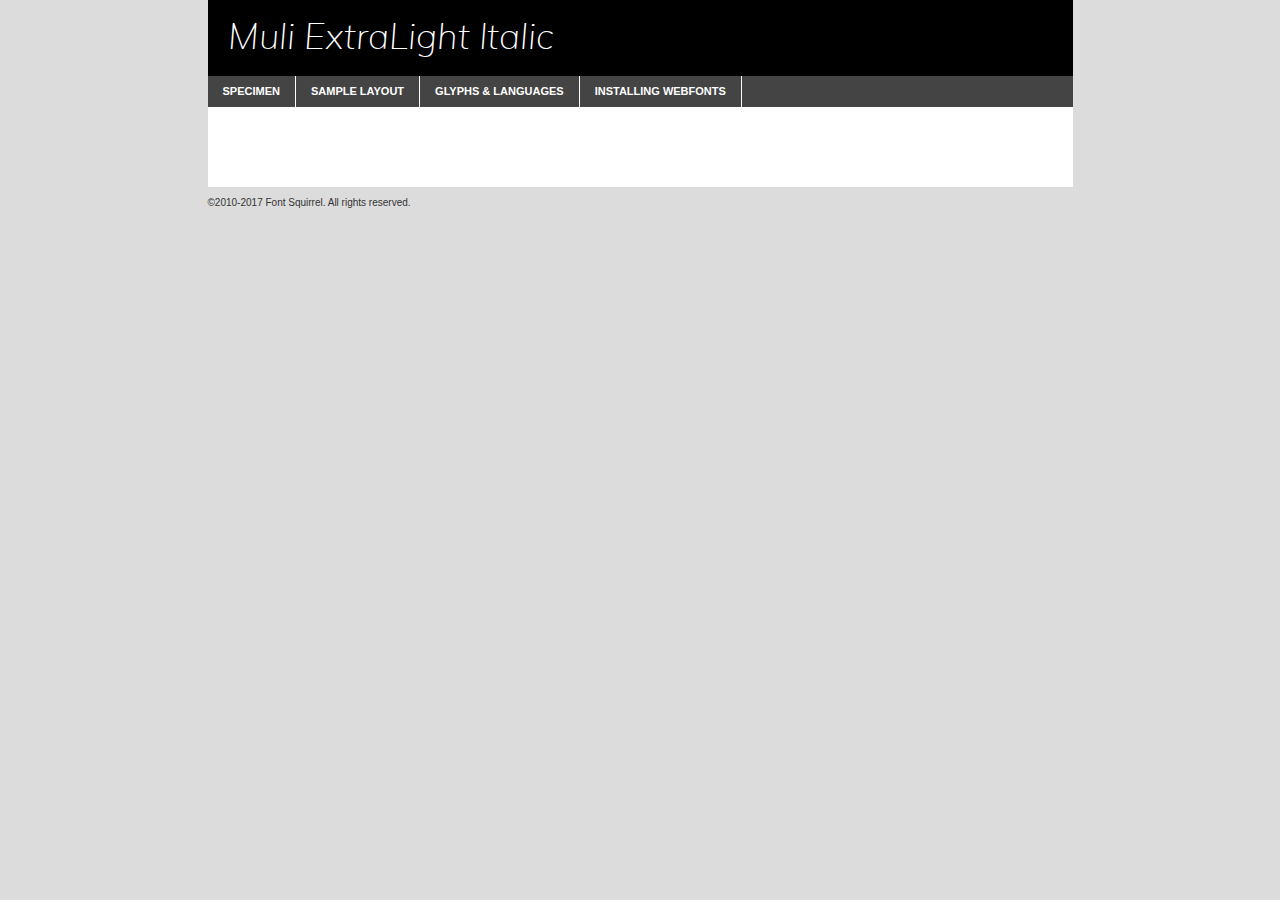
<file: projeto009/fonts/muli-extralightitalic-demo.html>
<!DOCTYPE html PUBLIC "-//W3C//DTD XHTML 1.0 Transitional//EN"
	"http://www.w3.org/TR/xhtml1/DTD/xhtml1-transitional.dtd">

<html xmlns="http://www.w3.org/1999/xhtml" xml:lang="en" lang="en">
<head>
	<meta http-equiv="Content-Type" content="text/html; charset=utf-8" />
	<script src="http://ajax.googleapis.com/ajax/libs/jquery/1.7.2/jquery.min.js" type="text/javascript" charset="utf-8"></script>
	<script type="text/javascript">
	(function($){$.fn.easyTabs=function(option){var param=jQuery.extend({fadeSpeed:"fast",defaultContent:1,activeClass:'active'},option);$(this).each(function(){var thisId="#"+this.id;if(param.defaultContent==''){param.defaultContent=1;}
	if(typeof param.defaultContent=="number")
	{var defaultTab=$(thisId+" .tabs li:eq("+(param.defaultContent-1)+") a").attr('href').substr(1);}else{var defaultTab=param.defaultContent;}
	$(thisId+" .tabs li a").each(function(){var tabToHide=$(this).attr('href').substr(1);$("#"+tabToHide).addClass('easytabs-tab-content');});hideAll();changeContent(defaultTab);function hideAll(){$(thisId+" .easytabs-tab-content").hide();}
	function changeContent(tabId){hideAll();$(thisId+" .tabs li").removeClass(param.activeClass);$(thisId+" .tabs li a[href=#"+tabId+"]").closest('li').addClass(param.activeClass);if(param.fadeSpeed!="none")
	{$(thisId+" #"+tabId).fadeIn(param.fadeSpeed);}else{$(thisId+" #"+tabId).show();}}
	$(thisId+" .tabs li").click(function(){var tabId=$(this).find('a').attr('href').substr(1);changeContent(tabId);return false;});});}})(jQuery);
	</script>
	<link rel="stylesheet" href="specimen_files/specimen_stylesheet.css" type="text/css" charset="utf-8" />
	<link rel="stylesheet" href="stylesheet.css" type="text/css" charset="utf-8" />

	<style type="text/css">
					body{
				font-family: 'muliextralight_italic';
							}
		</style>

	<title>Muli ExtraLight Italic Specimen</title>
	
	
	<script type="text/javascript" charset="utf-8">
		$(document).ready(function() {
			$('#container').easyTabs({defaultContent:1});
		});
	</script>
</head>

<body>
<div id="container">
	<div id="header">
		Muli ExtraLight Italic	</div>
	<ul class="tabs">
		<li><a href="#specimen">Specimen</a></li>
		<li><a href="#layout">Sample Layout</a></li>
				<li><a href="#glyphs">Glyphs &amp; Languages</a></li>
		<li><a href="#installing">Installing Webfonts</a></li>
		
	</ul>
	
	<div id="main_content">

		
			<div id="specimen">
		
				<div class="section">
					<div class="grid12 firstcol">
						<div class="huge">AaBb</div>
					</div>
				</div>
		
				<div class="section">
					<div class="glyph_range">A&#x200B;B&#x200b;C&#x200b;D&#x200b;E&#x200b;F&#x200b;G&#x200b;H&#x200b;I&#x200b;J&#x200b;K&#x200b;L&#x200b;M&#x200b;N&#x200b;O&#x200b;P&#x200b;Q&#x200b;R&#x200b;S&#x200b;T&#x200b;U&#x200b;V&#x200b;W&#x200b;X&#x200b;Y&#x200b;Z&#x200b;a&#x200b;b&#x200b;c&#x200b;d&#x200b;e&#x200b;f&#x200b;g&#x200b;h&#x200b;i&#x200b;j&#x200b;k&#x200b;l&#x200b;m&#x200b;n&#x200b;o&#x200b;p&#x200b;q&#x200b;r&#x200b;s&#x200b;t&#x200b;u&#x200b;v&#x200b;w&#x200b;x&#x200b;y&#x200b;z&#x200b;1&#x200b;2&#x200b;3&#x200b;4&#x200b;5&#x200b;6&#x200b;7&#x200b;8&#x200b;9&#x200b;0&#x200b;&amp;&#x200b;.&#x200b;,&#x200b;?&#x200b;!&#x200b;&#64;&#x200b;(&#x200b;)&#x200b;#&#x200b;$&#x200b;%&#x200b;*&#x200b;+&#x200b;-&#x200b;=&#x200b;:&#x200b;;</div>
				</div>
				<div class="section">
					<div class="grid12 firstcol">
						<table class="sample_table">
							<tr><td>10</td><td class="size10">abcdefghijklmnopqrstuvwxyzABCDEFGHIJKLMNOPQRSTUVWXYZ0123456789abcdefghijklmnopqrstuvwxyzABCDEFGHIJKLMNOPQRSTUVWXYZ0123456789abcdefghijklmnopqrstuvwxyzABCDEFGHIJKLMNOPQRSTUVWXYZ</td></tr>
							<tr><td>11</td><td class="size11">abcdefghijklmnopqrstuvwxyzABCDEFGHIJKLMNOPQRSTUVWXYZ0123456789abcdefghijklmnopqrstuvwxyzABCDEFGHIJKLMNOPQRSTUVWXYZ0123456789abcdefghijklmnopqrstuvwxyzABCDEFGHIJKLMNOPQRSTUVWXYZ</td></tr>
							<tr><td>12</td><td class="size12">abcdefghijklmnopqrstuvwxyzABCDEFGHIJKLMNOPQRSTUVWXYZ0123456789abcdefghijklmnopqrstuvwxyzABCDEFGHIJKLMNOPQRSTUVWXYZ0123456789abcdefghijklmnopqrstuvwxyzABCDEFGHIJKLMNOPQRSTUVWXYZ</td></tr>
							<tr><td>13</td><td class="size13">abcdefghijklmnopqrstuvwxyzABCDEFGHIJKLMNOPQRSTUVWXYZ0123456789abcdefghijklmnopqrstuvwxyzABCDEFGHIJKLMNOPQRSTUVWXYZ0123456789abcdefghijklmnopqrstuvwxyzABCDEFGHIJKLMNOPQRSTUVWXYZ</td></tr>
							<tr><td>14</td><td class="size14">abcdefghijklmnopqrstuvwxyzABCDEFGHIJKLMNOPQRSTUVWXYZ0123456789abcdefghijklmnopqrstuvwxyzABCDEFGHIJKLMNOPQRSTUVWXYZ0123456789abcdefghijklmnopqrstuvwxyzABCDEFGHIJKLMNOPQRSTUVWXYZ</td></tr>
							<tr><td>16</td><td class="size16">abcdefghijklmnopqrstuvwxyzABCDEFGHIJKLMNOPQRSTUVWXYZ0123456789abcdefghijklmnopqrstuvwxyzABCDEFGHIJKLMNOPQRSTUVWXYZ</td></tr>
							<tr><td>18</td><td class="size18">abcdefghijklmnopqrstuvwxyzABCDEFGHIJKLMNOPQRSTUVWXYZ0123456789abcdefghijklmnopqrstuvwxyzABCDEFGHIJKLMNOPQRSTUVWXYZ</td></tr>
							<tr><td>20</td><td class="size20">abcdefghijklmnopqrstuvwxyzABCDEFGHIJKLMNOPQRSTUVWXYZ0123456789abcdefghijklmnopqrstuvwxyzABCDEFGHIJKLMNOPQRSTUVWXYZ</td></tr>
							<tr><td>24</td><td class="size24">abcdefghijklmnopqrstuvwxyzABCDEFGHIJKLMNOPQRSTUVWXYZ0123456789abcdefghijklmnopqrstuvwxyzABCDEFGHIJKLMNOPQRSTUVWXYZ</td></tr>
							<tr><td>30</td><td class="size30">abcdefghijklmnopqrstuvwxyzABCDEFGHIJKLMNOPQRSTUVWXYZ0123456789abcdefghijklmnopqrstuvwxyzABCDEFGHIJKLMNOPQRSTUVWXYZ</td></tr>
							<tr><td>36</td><td class="size36">abcdefghijklmnopqrstuvwxyzABCDEFGHIJKLMNOPQRSTUVWXYZ0123456789abcdefghijklmnopqrstuvwxyzABCDEFGHIJKLMNOPQRSTUVWXYZ</td></tr>
							<tr><td>48</td><td class="size48">abcdefghijklmnopqrstuvwxyzABCDEFGHIJKLMNOPQRSTUVWXYZ0123456789abcdefghijklmnopqrstuvwxyzABCDEFGHIJKLMNOPQRSTUVWXYZ</td></tr>
							<tr><td>60</td><td class="size60">abcdefghijklmnopqrstuvwxyzABCDEFGHIJKLMNOPQRSTUVWXYZ0123456789abcdefghijklmnopqrstuvwxyzABCDEFGHIJKLMNOPQRSTUVWXYZ</td></tr>
							<tr><td>72</td><td class="size72">abcdefghijklmnopqrstuvwxyzABCDEFGHIJKLMNOPQRSTUVWXYZ0123456789abcdefghijklmnopqrstuvwxyzABCDEFGHIJKLMNOPQRSTUVWXYZ</td></tr>
							<tr><td>90</td><td class="size90">abcdefghijklmnopqrstuvwxyzABCDEFGHIJKLMNOPQRSTUVWXYZ0123456789abcdefghijklmnopqrstuvwxyzABCDEFGHIJKLMNOPQRSTUVWXYZ</td></tr>
						</table>
				
					</div>
			
				</div>
		
		
		
								<div class="section" id="bodycomparison">


										<div id="xheight">
				<div class="fontbody">&#x25FC;&#x25FC;&#x25FC;&#x25FC;&#x25FC;&#x25FC;&#x25FC;&#x25FC;&#x25FC;&#x25FC;&#x25FC;&#x25FC;&#x25FC;&#x25FC;&#x25FC;&#x25FC;&#x25FC;&#x25FC;&#x25FC;&#x25FC;&#x25FC;&#x25FC;&#x25FC;&#x25FC;&#x25FC;&#x25FC;&#x25FC;&#x25FC;&#x25FC;&#x25FC;&#x25FC;&#x25FC;&#x25FC;&#x25FC;&#x25FC;&#x25FC;&#x25FC;&#x25FC;&#x25FC;&#x25FC;&#x25FC;&#x25FC;&#x25FC;&#x25FC;&#x25FC;&#x25FC;&#x25FC;&#x25FC;&#x25FC;&#x25FC;&#x25FC;&#x25FC;&#x25FC;&#x25FC;&#x25FC;&#x25FC;&#x25FC;&#x25FC;&#x25FC;&#x25FC;&#x25FC;&#x25FC;&#x25FC;&#x25FC;&#x25FC;&#x25FC;&#x25FC;&#x25FC;&#x25FC;&#x25FC;&#x25FC;&#x25FC;&#x25FC;&#x25FC;&#x25FC;&#x25FC;&#x25FC;&#x25FC;&#x25FC;&#x25FC;&#x25FC;&#x25FC;&#x25FC;&#x25FC;&#x25FC;&#x25FC;&#x25FC;&#x25FC;&#x25FC;&#x25FC;&#x25FC;&#x25FC;&#x25FC;&#x25FC;&#x25FC;&#x25FC;&#x25FC;&#x25FC;&#x25FC;body</div><div class="arialbody">body</div><div class="verdanabody">body</div><div class="georgiabody">body</div></div>
										<div class="fontbody" style="z-index:1">
											body<span>Muli ExtraLight Italic</span>
										</div>
										<div class="arialbody" style="z-index:1">
											body<span>Arial</span>
										</div>
										<div class="verdanabody" style="z-index:1">
											body<span>Verdana</span>
										</div>
										<div class="georgiabody" style="z-index:1">
											body<span>Georgia</span>
										</div>



								</div>
		
		
				<div class="section psample psample_row1" id="">
					
					<div class="grid2 firstcol">
						<p class="size10"><span>10.</span>Aenean lacinia bibendum nulla sed consectetur. Fusce dapibus, tellus ac cursus commodo, tortor mauris condimentum nibh, ut fermentum massa justo sit amet risus. Nullam id dolor id nibh ultricies vehicula ut id elit. Cum sociis natoque penatibus et magnis dis parturient montes, nascetur ridiculus mus. Nulla vitae elit libero, a pharetra augue.</p>
			
					</div>
					<div class="grid3">
						<p class="size11"><span>11.</span>Aenean lacinia bibendum nulla sed consectetur. Fusce dapibus, tellus ac cursus commodo, tortor mauris condimentum nibh, ut fermentum massa justo sit amet risus. Nullam id dolor id nibh ultricies vehicula ut id elit. Cum sociis natoque penatibus et magnis dis parturient montes, nascetur ridiculus mus. Nulla vitae elit libero, a pharetra augue.</p>
			
					</div>
					<div class="grid3">
						<p class="size12"><span>12.</span>Aenean lacinia bibendum nulla sed consectetur. Fusce dapibus, tellus ac cursus commodo, tortor mauris condimentum nibh, ut fermentum massa justo sit amet risus. Nullam id dolor id nibh ultricies vehicula ut id elit. Cum sociis natoque penatibus et magnis dis parturient montes, nascetur ridiculus mus. Nulla vitae elit libero, a pharetra augue.</p>
			
					</div>
					<div class="grid4">
						<p class="size13"><span>13.</span>Aenean lacinia bibendum nulla sed consectetur. Fusce dapibus, tellus ac cursus commodo, tortor mauris condimentum nibh, ut fermentum massa justo sit amet risus. Nullam id dolor id nibh ultricies vehicula ut id elit. Cum sociis natoque penatibus et magnis dis parturient montes, nascetur ridiculus mus. Nulla vitae elit libero, a pharetra augue.</p>
			
					</div>
					<div class="white_blend"></div>
					
				</div>
				<div class="section psample psample_row2" id="">
					<div class="grid3 firstcol">
						<p class="size14"><span>14.</span>Aenean lacinia bibendum nulla sed consectetur. Fusce dapibus, tellus ac cursus commodo, tortor mauris condimentum nibh, ut fermentum massa justo sit amet risus. Nullam id dolor id nibh ultricies vehicula ut id elit. Cum sociis natoque penatibus et magnis dis parturient montes, nascetur ridiculus mus. Nulla vitae elit libero, a pharetra augue.</p>
			
					</div>
					<div class="grid4">
						<p class="size16"><span>16.</span>Aenean lacinia bibendum nulla sed consectetur. Fusce dapibus, tellus ac cursus commodo, tortor mauris condimentum nibh, ut fermentum massa justo sit amet risus. Nullam id dolor id nibh ultricies vehicula ut id elit. Cum sociis natoque penatibus et magnis dis parturient montes, nascetur ridiculus mus. Nulla vitae elit libero, a pharetra augue.</p>
			
					</div>
					<div class="grid5">
						<p class="size18"><span>18.</span>Aenean lacinia bibendum nulla sed consectetur. Fusce dapibus, tellus ac cursus commodo, tortor mauris condimentum nibh, ut fermentum massa justo sit amet risus. Nullam id dolor id nibh ultricies vehicula ut id elit. Cum sociis natoque penatibus et magnis dis parturient montes, nascetur ridiculus mus. Nulla vitae elit libero, a pharetra augue.</p>
			
					</div>

					<div class="white_blend"></div>

				</div>
				
				<div class="section psample psample_row3" id="">
					<div class="grid5 firstcol">
						<p class="size20"><span>20.</span>Aenean lacinia bibendum nulla sed consectetur. Fusce dapibus, tellus ac cursus commodo, tortor mauris condimentum nibh, ut fermentum massa justo sit amet risus. Nullam id dolor id nibh ultricies vehicula ut id elit. Cum sociis natoque penatibus et magnis dis parturient montes, nascetur ridiculus mus. Nulla vitae elit libero, a pharetra augue.</p>
					</div>
					<div class="grid7">
						<p class="size24"><span>24.</span>Aenean lacinia bibendum nulla sed consectetur. Fusce dapibus, tellus ac cursus commodo, tortor mauris condimentum nibh, ut fermentum massa justo sit amet risus. Nullam id dolor id nibh ultricies vehicula ut id elit. Cum sociis natoque penatibus et magnis dis parturient montes, nascetur ridiculus mus. Nulla vitae elit libero, a pharetra augue.</p>
					</div>
					
					<div class="white_blend"></div>
					
				</div>
				
				<div class="section psample psample_row4" id="">
					<div class="grid12 firstcol">
						<p class="size30"><span>30.</span>Aenean lacinia bibendum nulla sed consectetur. Fusce dapibus, tellus ac cursus commodo, tortor mauris condimentum nibh, ut fermentum massa justo sit amet risus. Nullam id dolor id nibh ultricies vehicula ut id elit. Cum sociis natoque penatibus et magnis dis parturient montes, nascetur ridiculus mus. Nulla vitae elit libero, a pharetra augue.</p>
					</div>
					<div class="white_blend"></div>
					
				</div>
				
				
				
				<div class="section psample psample_row1 fullreverse">
					<div class="grid2 firstcol">
						<p class="size10"><span>10.</span>Aenean lacinia bibendum nulla sed consectetur. Fusce dapibus, tellus ac cursus commodo, tortor mauris condimentum nibh, ut fermentum massa justo sit amet risus. Nullam id dolor id nibh ultricies vehicula ut id elit. Cum sociis natoque penatibus et magnis dis parturient montes, nascetur ridiculus mus. Nulla vitae elit libero, a pharetra augue.</p>
			
					</div>
					<div class="grid3">
						<p class="size11"><span>11.</span>Aenean lacinia bibendum nulla sed consectetur. Fusce dapibus, tellus ac cursus commodo, tortor mauris condimentum nibh, ut fermentum massa justo sit amet risus. Nullam id dolor id nibh ultricies vehicula ut id elit. Cum sociis natoque penatibus et magnis dis parturient montes, nascetur ridiculus mus. Nulla vitae elit libero, a pharetra augue.</p>
			
					</div>
					<div class="grid3">
						<p class="size12"><span>12.</span>Aenean lacinia bibendum nulla sed consectetur. Fusce dapibus, tellus ac cursus commodo, tortor mauris condimentum nibh, ut fermentum massa justo sit amet risus. Nullam id dolor id nibh ultricies vehicula ut id elit. Cum sociis natoque penatibus et magnis dis parturient montes, nascetur ridiculus mus. Nulla vitae elit libero, a pharetra augue.</p>
			
					</div>
					<div class="grid4">
						<p class="size13"><span>13.</span>Aenean lacinia bibendum nulla sed consectetur. Fusce dapibus, tellus ac cursus commodo, tortor mauris condimentum nibh, ut fermentum massa justo sit amet risus. Nullam id dolor id nibh ultricies vehicula ut id elit. Cum sociis natoque penatibus et magnis dis parturient montes, nascetur ridiculus mus. Nulla vitae elit libero, a pharetra augue.</p>
			
					</div>
					<div class="black_blend"></div>
					
				</div>
				
				<div class="section psample psample_row2 fullreverse">
					<div class="grid3 firstcol">
						<p class="size14"><span>14.</span>Aenean lacinia bibendum nulla sed consectetur. Fusce dapibus, tellus ac cursus commodo, tortor mauris condimentum nibh, ut fermentum massa justo sit amet risus. Nullam id dolor id nibh ultricies vehicula ut id elit. Cum sociis natoque penatibus et magnis dis parturient montes, nascetur ridiculus mus. Nulla vitae elit libero, a pharetra augue.</p>
			
					</div>
					<div class="grid4">
						<p class="size16"><span>16.</span>Aenean lacinia bibendum nulla sed consectetur. Fusce dapibus, tellus ac cursus commodo, tortor mauris condimentum nibh, ut fermentum massa justo sit amet risus. Nullam id dolor id nibh ultricies vehicula ut id elit. Cum sociis natoque penatibus et magnis dis parturient montes, nascetur ridiculus mus. Nulla vitae elit libero, a pharetra augue.</p>
			
					</div>
					<div class="grid5">
						<p class="size18"><span>18.</span>Aenean lacinia bibendum nulla sed consectetur. Fusce dapibus, tellus ac cursus commodo, tortor mauris condimentum nibh, ut fermentum massa justo sit amet risus. Nullam id dolor id nibh ultricies vehicula ut id elit. Cum sociis natoque penatibus et magnis dis parturient montes, nascetur ridiculus mus. Nulla vitae elit libero, a pharetra augue.</p>
			
					</div>
					<div class="black_blend"></div>

				</div>
				
				<div class="section psample fullreverse psample_row3" id="">
					<div class="grid5 firstcol">
						<p class="size20"><span>20.</span>Aenean lacinia bibendum nulla sed consectetur. Fusce dapibus, tellus ac cursus commodo, tortor mauris condimentum nibh, ut fermentum massa justo sit amet risus. Nullam id dolor id nibh ultricies vehicula ut id elit. Cum sociis natoque penatibus et magnis dis parturient montes, nascetur ridiculus mus. Nulla vitae elit libero, a pharetra augue.</p>
					</div>
					<div class="grid7">
						<p class="size24"><span>24.</span>Aenean lacinia bibendum nulla sed consectetur. Fusce dapibus, tellus ac cursus commodo, tortor mauris condimentum nibh, ut fermentum massa justo sit amet risus. Nullam id dolor id nibh ultricies vehicula ut id elit. Cum sociis natoque penatibus et magnis dis parturient montes, nascetur ridiculus mus. Nulla vitae elit libero, a pharetra augue.</p>
					</div>
					
					<div class="black_blend"></div>
					
				</div>
				
				<div class="section psample fullreverse psample_row4" id="" style="border-bottom: 20px #000 solid;">
					<div class="grid12 firstcol">
						<p class="size30"><span>30.</span>Aenean lacinia bibendum nulla sed consectetur. Fusce dapibus, tellus ac cursus commodo, tortor mauris condimentum nibh, ut fermentum massa justo sit amet risus. Nullam id dolor id nibh ultricies vehicula ut id elit. Cum sociis natoque penatibus et magnis dis parturient montes, nascetur ridiculus mus. Nulla vitae elit libero, a pharetra augue.</p>
					</div>
					<div class="black_blend"></div>
					
				</div>
				
				
				
				
			</div>
			
			<div id="layout">
				
				<div class="section">
					
					<div class="grid12 firstcol">
						<h1>Lorem Ipsum Dolor</h1>
						<h2>Etiam porta sem malesuada magna mollis euismod</h2>
						
						<p class="byline">By <a href="#link">Aenean Lacinia</a></p>
					</div>
				</div>
				<div class="section">
					<div class="grid8 firstcol">
						<p class="large">Donec sed odio dui. Morbi leo risus, porta ac consectetur ac, vestibulum at eros. Fusce dapibus, tellus ac cursus commodo, tortor mauris condimentum nibh, ut fermentum massa justo sit amet risus. </p>

						
						<h3>Pellentesque ornare sem</h3>

						<p>Maecenas sed diam eget risus varius blandit sit amet non magna. Maecenas faucibus mollis interdum. Donec ullamcorper nulla non metus auctor fringilla. Nullam id dolor id nibh ultricies vehicula ut id elit. Nullam id dolor id nibh ultricies vehicula ut id elit. </p>

						<p>Aenean eu leo quam. Pellentesque ornare sem lacinia quam venenatis vestibulum. Lorem ipsum dolor sit amet, consectetur adipiscing elit. Cum sociis natoque penatibus et magnis dis parturient montes, nascetur ridiculus mus. </p>

						<p>Nulla vitae elit libero, a pharetra augue. Praesent commodo cursus magna, vel scelerisque nisl consectetur et. Aenean lacinia bibendum nulla sed consectetur. </p>

						<p>Nullam quis risus eget urna mollis ornare vel eu leo. Nullam quis risus eget urna mollis ornare vel eu leo. Maecenas sed diam eget risus varius blandit sit amet non magna. Donec ullamcorper nulla non metus auctor fringilla. </p>

						<h3>Cras mattis consectetur</h3>

						<p>Aenean eu leo quam. Pellentesque ornare sem lacinia quam venenatis vestibulum. Aenean lacinia bibendum nulla sed consectetur. Integer posuere erat a ante venenatis dapibus posuere velit aliquet. Cras mattis consectetur purus sit amet fermentum. </p>

						<p>Nullam id dolor id nibh ultricies vehicula ut id elit. Nullam quis risus eget urna mollis ornare vel eu leo. Cras mattis consectetur purus sit amet fermentum.</p>
					</div>
					
					<div class="grid4 sidebar">
						
						<div class="box reverse">
							<p class="last">Nullam quis risus eget urna mollis ornare vel eu leo. Donec ullamcorper nulla non metus auctor fringilla. Cras mattis consectetur purus sit amet fermentum. Sed posuere consectetur est at lobortis. Lorem ipsum dolor sit amet, consectetur adipiscing elit. </p>
						</div>
						
						<p class="caption">Maecenas sed diam eget risus varius.</p>

						<p>Vestibulum id ligula porta felis euismod semper. Integer posuere erat a ante venenatis dapibus posuere velit aliquet. Vestibulum id ligula porta felis euismod semper. Sed posuere consectetur est at lobortis. Maecenas sed diam eget risus varius blandit sit amet non magna. Fusce dapibus, tellus ac cursus commodo, tortor mauris condimentum nibh, ut fermentum massa justo sit amet risus. </p>

					

						<p>Duis mollis, est non commodo luctus, nisi erat porttitor ligula, eget lacinia odio sem nec elit. Aenean lacinia bibendum nulla sed consectetur. Vivamus sagittis lacus vel augue laoreet rutrum faucibus dolor auctor. Aenean lacinia bibendum nulla sed consectetur. Nullam quis risus eget urna mollis ornare vel eu leo. </p>

						<p>Praesent commodo cursus magna, vel scelerisque nisl consectetur et. Donec ullamcorper nulla non metus auctor fringilla. Maecenas faucibus mollis interdum. Fusce dapibus, tellus ac cursus commodo, tortor mauris condimentum nibh, ut fermentum massa justo sit amet risus. </p>

					</div>
				</div>
				
			</div>


			



		<div id="glyphs">
			<div class="section">
				<div class="grid12 firstcol">
			
				<h1>Language Support</h1>
				<p>The subset of Muli ExtraLight Italic in this kit supports the following languages:<br />
			
					Albanian, Basque, Breton, Chamorro, Danish, Dutch, English, Faroese, Finnish, French, Frisian, Galician, German, Icelandic, Italian, Malagasy, Norwegian, Portuguese, Spanish, Alsatian, Aragonese, Arapaho, Arrernte, Asturian, Aymara, Bislama, Cebuano, Corsican, Fijian, French_creole, Genoese, Gilbertese, Greenlandic, Haitian_creole, Hiligaynon, Hmong, Hopi, Ibanag, Iloko_ilokano, Indonesian, Interglossa_glosa, Interlingua, Irish_gaelic, Jerriais, Lojban, Lombard, Luxembourgeois, Manx, Mohawk, Norfolk_pitcairnese, Occitan, Oromo, Pangasinan, Papiamento, Piedmontese, Potawatomi, Rhaeto-romance, Romansh, Rotokas, Sami_lule, Samoan, Sardinian, Scots_gaelic, Seychelles_creole, Shona, Sicilian, Somali, Southern_ndebele, Swahili, Swati_swazi, Tagalog_filipino_pilipino, Tetum, Tok_pisin, Uyghur_latinized, Volapuk, Walloon, Warlpiri, Xhosa, Yapese, Zulu, Latinbasic, Ubasic, Demo				</p>
				<h1>Glyph Chart</h1>
				<p>The subset of Muli ExtraLight Italic in this kit includes all the glyphs listed below. Unicode entities are included above each glyph to help you insert individual characters into your layout.</p>
				<div id="glyph_chart">
			
																														 <div><p>&amp;#13;</p>&#13;</div>
																				 <div><p>&amp;#32;</p>&#32;</div>
																				 <div><p>&amp;#33;</p>&#33;</div>
																				 <div><p>&amp;#34;</p>&#34;</div>
																				 <div><p>&amp;#35;</p>&#35;</div>
																				 <div><p>&amp;#36;</p>&#36;</div>
																				 <div><p>&amp;#37;</p>&#37;</div>
																				 <div><p>&amp;#38;</p>&#38;</div>
																				 <div><p>&amp;#39;</p>&#39;</div>
																				 <div><p>&amp;#40;</p>&#40;</div>
																				 <div><p>&amp;#41;</p>&#41;</div>
																				 <div><p>&amp;#42;</p>&#42;</div>
																				 <div><p>&amp;#43;</p>&#43;</div>
																				 <div><p>&amp;#44;</p>&#44;</div>
																				 <div><p>&amp;#45;</p>&#45;</div>
																				 <div><p>&amp;#46;</p>&#46;</div>
																				 <div><p>&amp;#47;</p>&#47;</div>
																				 <div><p>&amp;#48;</p>&#48;</div>
																				 <div><p>&amp;#49;</p>&#49;</div>
																				 <div><p>&amp;#50;</p>&#50;</div>
																				 <div><p>&amp;#51;</p>&#51;</div>
																				 <div><p>&amp;#52;</p>&#52;</div>
																				 <div><p>&amp;#53;</p>&#53;</div>
																				 <div><p>&amp;#54;</p>&#54;</div>
																				 <div><p>&amp;#55;</p>&#55;</div>
																				 <div><p>&amp;#56;</p>&#56;</div>
																				 <div><p>&amp;#57;</p>&#57;</div>
																				 <div><p>&amp;#58;</p>&#58;</div>
																				 <div><p>&amp;#59;</p>&#59;</div>
																				 <div><p>&amp;#60;</p>&#60;</div>
																				 <div><p>&amp;#61;</p>&#61;</div>
																				 <div><p>&amp;#62;</p>&#62;</div>
																				 <div><p>&amp;#63;</p>&#63;</div>
																				 <div><p>&amp;#64;</p>&#64;</div>
																				 <div><p>&amp;#65;</p>&#65;</div>
																				 <div><p>&amp;#66;</p>&#66;</div>
																				 <div><p>&amp;#67;</p>&#67;</div>
																				 <div><p>&amp;#68;</p>&#68;</div>
																				 <div><p>&amp;#69;</p>&#69;</div>
																				 <div><p>&amp;#70;</p>&#70;</div>
																				 <div><p>&amp;#71;</p>&#71;</div>
																				 <div><p>&amp;#72;</p>&#72;</div>
																				 <div><p>&amp;#73;</p>&#73;</div>
																				 <div><p>&amp;#74;</p>&#74;</div>
																				 <div><p>&amp;#75;</p>&#75;</div>
																				 <div><p>&amp;#76;</p>&#76;</div>
																				 <div><p>&amp;#77;</p>&#77;</div>
																				 <div><p>&amp;#78;</p>&#78;</div>
																				 <div><p>&amp;#79;</p>&#79;</div>
																				 <div><p>&amp;#80;</p>&#80;</div>
																				 <div><p>&amp;#81;</p>&#81;</div>
																				 <div><p>&amp;#82;</p>&#82;</div>
																				 <div><p>&amp;#83;</p>&#83;</div>
																				 <div><p>&amp;#84;</p>&#84;</div>
																				 <div><p>&amp;#85;</p>&#85;</div>
																				 <div><p>&amp;#86;</p>&#86;</div>
																				 <div><p>&amp;#87;</p>&#87;</div>
																				 <div><p>&amp;#88;</p>&#88;</div>
																				 <div><p>&amp;#89;</p>&#89;</div>
																				 <div><p>&amp;#90;</p>&#90;</div>
																				 <div><p>&amp;#91;</p>&#91;</div>
																				 <div><p>&amp;#92;</p>&#92;</div>
																				 <div><p>&amp;#93;</p>&#93;</div>
																				 <div><p>&amp;#94;</p>&#94;</div>
																				 <div><p>&amp;#95;</p>&#95;</div>
																				 <div><p>&amp;#96;</p>&#96;</div>
																				 <div><p>&amp;#97;</p>&#97;</div>
																				 <div><p>&amp;#98;</p>&#98;</div>
																				 <div><p>&amp;#99;</p>&#99;</div>
																				 <div><p>&amp;#100;</p>&#100;</div>
																				 <div><p>&amp;#101;</p>&#101;</div>
																				 <div><p>&amp;#102;</p>&#102;</div>
																				 <div><p>&amp;#103;</p>&#103;</div>
																				 <div><p>&amp;#104;</p>&#104;</div>
																				 <div><p>&amp;#105;</p>&#105;</div>
																				 <div><p>&amp;#106;</p>&#106;</div>
																				 <div><p>&amp;#107;</p>&#107;</div>
																				 <div><p>&amp;#108;</p>&#108;</div>
																				 <div><p>&amp;#109;</p>&#109;</div>
																				 <div><p>&amp;#110;</p>&#110;</div>
																				 <div><p>&amp;#111;</p>&#111;</div>
																				 <div><p>&amp;#112;</p>&#112;</div>
																				 <div><p>&amp;#113;</p>&#113;</div>
																				 <div><p>&amp;#114;</p>&#114;</div>
																				 <div><p>&amp;#115;</p>&#115;</div>
																				 <div><p>&amp;#116;</p>&#116;</div>
																				 <div><p>&amp;#117;</p>&#117;</div>
																				 <div><p>&amp;#118;</p>&#118;</div>
																				 <div><p>&amp;#119;</p>&#119;</div>
																				 <div><p>&amp;#120;</p>&#120;</div>
																				 <div><p>&amp;#121;</p>&#121;</div>
																				 <div><p>&amp;#122;</p>&#122;</div>
																				 <div><p>&amp;#123;</p>&#123;</div>
																				 <div><p>&amp;#124;</p>&#124;</div>
																				 <div><p>&amp;#125;</p>&#125;</div>
																				 <div><p>&amp;#126;</p>&#126;</div>
																				 <div><p>&amp;#160;</p>&#160;</div>
																				 <div><p>&amp;#161;</p>&#161;</div>
																				 <div><p>&amp;#162;</p>&#162;</div>
																				 <div><p>&amp;#163;</p>&#163;</div>
																				 <div><p>&amp;#164;</p>&#164;</div>
																				 <div><p>&amp;#165;</p>&#165;</div>
																				 <div><p>&amp;#166;</p>&#166;</div>
																				 <div><p>&amp;#167;</p>&#167;</div>
																				 <div><p>&amp;#168;</p>&#168;</div>
																				 <div><p>&amp;#169;</p>&#169;</div>
																				 <div><p>&amp;#170;</p>&#170;</div>
																				 <div><p>&amp;#171;</p>&#171;</div>
																				 <div><p>&amp;#172;</p>&#172;</div>
																				 <div><p>&amp;#173;</p>&#173;</div>
																				 <div><p>&amp;#174;</p>&#174;</div>
																				 <div><p>&amp;#175;</p>&#175;</div>
																				 <div><p>&amp;#176;</p>&#176;</div>
																				 <div><p>&amp;#177;</p>&#177;</div>
																				 <div><p>&amp;#178;</p>&#178;</div>
																				 <div><p>&amp;#179;</p>&#179;</div>
																				 <div><p>&amp;#180;</p>&#180;</div>
																				 <div><p>&amp;#181;</p>&#181;</div>
																				 <div><p>&amp;#182;</p>&#182;</div>
																				 <div><p>&amp;#183;</p>&#183;</div>
																				 <div><p>&amp;#184;</p>&#184;</div>
																				 <div><p>&amp;#185;</p>&#185;</div>
																				 <div><p>&amp;#186;</p>&#186;</div>
																				 <div><p>&amp;#187;</p>&#187;</div>
																				 <div><p>&amp;#188;</p>&#188;</div>
																				 <div><p>&amp;#189;</p>&#189;</div>
																				 <div><p>&amp;#190;</p>&#190;</div>
																				 <div><p>&amp;#191;</p>&#191;</div>
																				 <div><p>&amp;#192;</p>&#192;</div>
																				 <div><p>&amp;#193;</p>&#193;</div>
																				 <div><p>&amp;#194;</p>&#194;</div>
																				 <div><p>&amp;#195;</p>&#195;</div>
																				 <div><p>&amp;#196;</p>&#196;</div>
																				 <div><p>&amp;#197;</p>&#197;</div>
																				 <div><p>&amp;#198;</p>&#198;</div>
																				 <div><p>&amp;#199;</p>&#199;</div>
																				 <div><p>&amp;#200;</p>&#200;</div>
																				 <div><p>&amp;#201;</p>&#201;</div>
																				 <div><p>&amp;#202;</p>&#202;</div>
																				 <div><p>&amp;#203;</p>&#203;</div>
																				 <div><p>&amp;#204;</p>&#204;</div>
																				 <div><p>&amp;#205;</p>&#205;</div>
																				 <div><p>&amp;#206;</p>&#206;</div>
																				 <div><p>&amp;#207;</p>&#207;</div>
																				 <div><p>&amp;#208;</p>&#208;</div>
																				 <div><p>&amp;#209;</p>&#209;</div>
																				 <div><p>&amp;#210;</p>&#210;</div>
																				 <div><p>&amp;#211;</p>&#211;</div>
																				 <div><p>&amp;#212;</p>&#212;</div>
																				 <div><p>&amp;#213;</p>&#213;</div>
																				 <div><p>&amp;#214;</p>&#214;</div>
																				 <div><p>&amp;#215;</p>&#215;</div>
																				 <div><p>&amp;#216;</p>&#216;</div>
																				 <div><p>&amp;#217;</p>&#217;</div>
																				 <div><p>&amp;#218;</p>&#218;</div>
																				 <div><p>&amp;#219;</p>&#219;</div>
																				 <div><p>&amp;#220;</p>&#220;</div>
																				 <div><p>&amp;#221;</p>&#221;</div>
																				 <div><p>&amp;#222;</p>&#222;</div>
																				 <div><p>&amp;#223;</p>&#223;</div>
																				 <div><p>&amp;#224;</p>&#224;</div>
																				 <div><p>&amp;#225;</p>&#225;</div>
																				 <div><p>&amp;#226;</p>&#226;</div>
																				 <div><p>&amp;#227;</p>&#227;</div>
																				 <div><p>&amp;#228;</p>&#228;</div>
																				 <div><p>&amp;#229;</p>&#229;</div>
																				 <div><p>&amp;#230;</p>&#230;</div>
																				 <div><p>&amp;#231;</p>&#231;</div>
																				 <div><p>&amp;#232;</p>&#232;</div>
																				 <div><p>&amp;#233;</p>&#233;</div>
																				 <div><p>&amp;#234;</p>&#234;</div>
																				 <div><p>&amp;#235;</p>&#235;</div>
																				 <div><p>&amp;#236;</p>&#236;</div>
																				 <div><p>&amp;#237;</p>&#237;</div>
																				 <div><p>&amp;#238;</p>&#238;</div>
																				 <div><p>&amp;#239;</p>&#239;</div>
																				 <div><p>&amp;#240;</p>&#240;</div>
																				 <div><p>&amp;#241;</p>&#241;</div>
																				 <div><p>&amp;#242;</p>&#242;</div>
																				 <div><p>&amp;#243;</p>&#243;</div>
																				 <div><p>&amp;#244;</p>&#244;</div>
																				 <div><p>&amp;#245;</p>&#245;</div>
																				 <div><p>&amp;#246;</p>&#246;</div>
																				 <div><p>&amp;#247;</p>&#247;</div>
																				 <div><p>&amp;#248;</p>&#248;</div>
																				 <div><p>&amp;#249;</p>&#249;</div>
																				 <div><p>&amp;#250;</p>&#250;</div>
																				 <div><p>&amp;#251;</p>&#251;</div>
																				 <div><p>&amp;#252;</p>&#252;</div>
																				 <div><p>&amp;#253;</p>&#253;</div>
																				 <div><p>&amp;#254;</p>&#254;</div>
																				 <div><p>&amp;#255;</p>&#255;</div>
																				 <div><p>&amp;#338;</p>&#338;</div>
																				 <div><p>&amp;#339;</p>&#339;</div>
																				 <div><p>&amp;#376;</p>&#376;</div>
																				 <div><p>&amp;#710;</p>&#710;</div>
																				 <div><p>&amp;#732;</p>&#732;</div>
																				 <div><p>&amp;#8192;</p>&#8192;</div>
																				 <div><p>&amp;#8193;</p>&#8193;</div>
																				 <div><p>&amp;#8194;</p>&#8194;</div>
																				 <div><p>&amp;#8195;</p>&#8195;</div>
																				 <div><p>&amp;#8196;</p>&#8196;</div>
																				 <div><p>&amp;#8197;</p>&#8197;</div>
																				 <div><p>&amp;#8198;</p>&#8198;</div>
																				 <div><p>&amp;#8199;</p>&#8199;</div>
																				 <div><p>&amp;#8200;</p>&#8200;</div>
																				 <div><p>&amp;#8201;</p>&#8201;</div>
																				 <div><p>&amp;#8202;</p>&#8202;</div>
																				 <div><p>&amp;#8208;</p>&#8208;</div>
																				 <div><p>&amp;#8209;</p>&#8209;</div>
																				 <div><p>&amp;#8210;</p>&#8210;</div>
																				 <div><p>&amp;#8211;</p>&#8211;</div>
																				 <div><p>&amp;#8212;</p>&#8212;</div>
																				 <div><p>&amp;#8216;</p>&#8216;</div>
																				 <div><p>&amp;#8217;</p>&#8217;</div>
																				 <div><p>&amp;#8218;</p>&#8218;</div>
																				 <div><p>&amp;#8220;</p>&#8220;</div>
																				 <div><p>&amp;#8221;</p>&#8221;</div>
																				 <div><p>&amp;#8222;</p>&#8222;</div>
																				 <div><p>&amp;#8226;</p>&#8226;</div>
																				 <div><p>&amp;#8230;</p>&#8230;</div>
																				 <div><p>&amp;#8239;</p>&#8239;</div>
																				 <div><p>&amp;#8249;</p>&#8249;</div>
																				 <div><p>&amp;#8250;</p>&#8250;</div>
																				 <div><p>&amp;#8287;</p>&#8287;</div>
																				 <div><p>&amp;#8364;</p>&#8364;</div>
																				 <div><p>&amp;#8482;</p>&#8482;</div>
																				 <div><p>&amp;#9724;</p>&#9724;</div>
																				 <div><p>&amp;#64257;</p>&#64257;</div>
																				 <div><p>&amp;#64258;</p>&#64258;</div>
																																						</div>	
				</div>
		
		
			</div>
		</div>
		
		
		<div id="specs">
			
		</div>
	
		<div id="installing">
			<div class="section">
				<div class="grid7 firstcol">
					<h1>Installing Webfonts</h1>
					
					<p>Webfonts are supported by all major browser platforms but not all in the same way. There are currently four different font formats that must be included in order to target all browsers. This includes TTF, WOFF, EOT and SVG.</p>
					
					<h2>1. Upload your webfonts</h2>
					<p>You must upload your webfont kit to your website. They should be in or near the same directory as your CSS files.</p>
					
					<h2>2. Include the webfont stylesheet</h2>
					<p>A special CSS @font-face declaration helps the various browsers select the appropriate font it needs without causing you a bunch of headaches. Learn more about this syntax by reading the <a href="https://www.fontspring.com/blog/further-hardening-of-the-bulletproof-syntax">Fontspring blog post</a> about it. The code for it is as follows:</p>


<code>
@font-face{ 
	font-family: 'MyWebFont';
	src: url('WebFont.eot');
	src: url('WebFont.eot?#iefix') format('embedded-opentype'),
	     url('WebFont.woff') format('woff'),
	     url('WebFont.ttf') format('truetype'),
	     url('WebFont.svg#webfont') format('svg');
}
</code>

	<p>We've already gone ahead and generated the code for you. All you have to do is link to the stylesheet in your HTML, like this:</p>
	<code>&lt;link rel=&quot;stylesheet&quot; href=&quot;stylesheet.css&quot; type=&quot;text/css&quot; charset=&quot;utf-8&quot; /&gt;</code>

					<h2>3. Modify your own stylesheet</h2>
					<p>To take advantage of your new fonts, you must tell your stylesheet to use them. Look at the original @font-face declaration above and find the property called "font-family." The name linked there will be what you use to reference the font. Prepend that webfont name to the font stack in the "font-family" property, inside the selector you want to change. For example:</p>
<code>p { font-family: 'WebFont', Arial, sans-serif; }</code>

<h2>4. Test</h2>
<p>Getting webfonts to work cross-browser <em>can</em> be tricky. Use the information in the sidebar to help you if you find that fonts aren't loading in a particular browser.</p>
				</div>
				
				<div class="grid5 sidebar">
					<div class="box">
						<h2>Troubleshooting<br />Font-Face Problems</h2>
						<p>Having trouble getting your webfonts to load in your new website? Here are some tips to sort out what might be the problem.</p>

						<h3>Fonts not showing in any browser</h3>

						<p>This sounds like you need to work on the plumbing. You either did not upload the fonts to the correct directory, or you did not link the fonts properly in the CSS. If you've confirmed that all this is correct and you still have a problem, take a look at your .htaccess file and see if requests are getting intercepted.</p>

						<h3>Fonts not loading in iPhone or iPad</h3>

						<p>The most common problem here is that you are serving the fonts from an IIS server. IIS refuses to serve files that have unknown MIME types. If that is the case, you must set the MIME type for SVG to "image/svg+xml" in the server settings. Follow these instructions from Microsoft if you need help.</p>

						<h3>Fonts not loading in Firefox</h3>

						<p>The primary reason for this failure? You are still using a version Firefox older than 3.5. So upgrade already! If that isn't it, then you are very likely serving fonts from a different domain. Firefox requires that all font assets be served from the same domain. Lastly it is possible that you need to add WOFF to your list of MIME types (if you are serving via IIS.)</p>

						<h3>Fonts not loading in IE</h3>

						<p>Are you looking at Internet Explorer on an actual Windows machine or are you cheating by using a service like Adobe BrowserLab? Many of these screenshot services do not render @font-face for IE. Best to test it on a real machine.</p>

						<h3>Fonts not loading in IE9</h3>

						<p>IE9, like Firefox, requires that fonts be served from the same domain as the website. Make sure that is the case.</p>
					</div>
				</div>
			</div>
			
		</div>
	
	</div>
	<div id="footer">
		<p>&copy;2010-2017 Font Squirrel. All rights reserved.</p>
	</div>
</div>
</body>
</html>
</file>
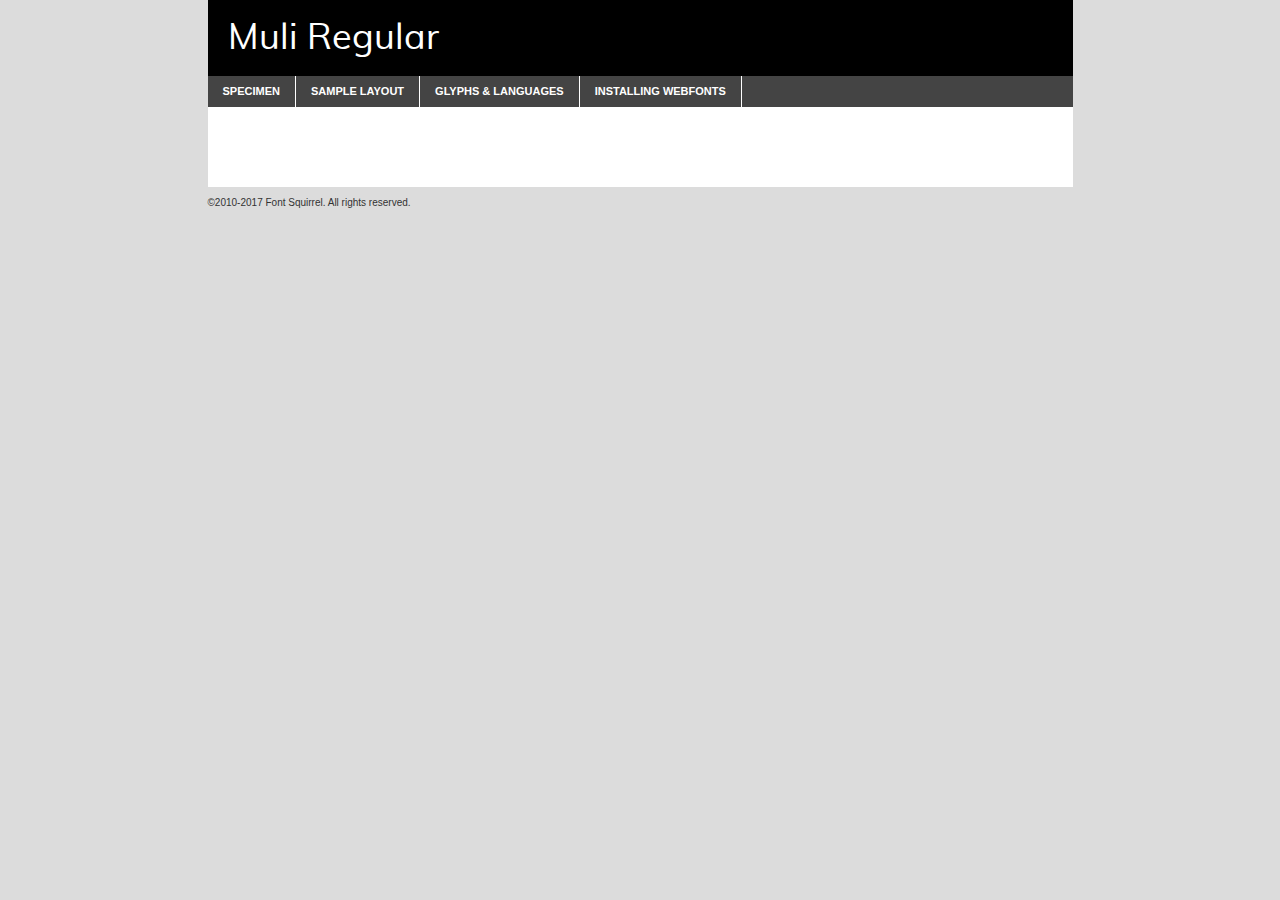
<file: projeto009/fonts/muli-regular-demo.html>
<!DOCTYPE html PUBLIC "-//W3C//DTD XHTML 1.0 Transitional//EN"
	"http://www.w3.org/TR/xhtml1/DTD/xhtml1-transitional.dtd">

<html xmlns="http://www.w3.org/1999/xhtml" xml:lang="en" lang="en">
<head>
	<meta http-equiv="Content-Type" content="text/html; charset=utf-8" />
	<script src="http://ajax.googleapis.com/ajax/libs/jquery/1.7.2/jquery.min.js" type="text/javascript" charset="utf-8"></script>
	<script type="text/javascript">
	(function($){$.fn.easyTabs=function(option){var param=jQuery.extend({fadeSpeed:"fast",defaultContent:1,activeClass:'active'},option);$(this).each(function(){var thisId="#"+this.id;if(param.defaultContent==''){param.defaultContent=1;}
	if(typeof param.defaultContent=="number")
	{var defaultTab=$(thisId+" .tabs li:eq("+(param.defaultContent-1)+") a").attr('href').substr(1);}else{var defaultTab=param.defaultContent;}
	$(thisId+" .tabs li a").each(function(){var tabToHide=$(this).attr('href').substr(1);$("#"+tabToHide).addClass('easytabs-tab-content');});hideAll();changeContent(defaultTab);function hideAll(){$(thisId+" .easytabs-tab-content").hide();}
	function changeContent(tabId){hideAll();$(thisId+" .tabs li").removeClass(param.activeClass);$(thisId+" .tabs li a[href=#"+tabId+"]").closest('li').addClass(param.activeClass);if(param.fadeSpeed!="none")
	{$(thisId+" #"+tabId).fadeIn(param.fadeSpeed);}else{$(thisId+" #"+tabId).show();}}
	$(thisId+" .tabs li").click(function(){var tabId=$(this).find('a').attr('href').substr(1);changeContent(tabId);return false;});});}})(jQuery);
	</script>
	<link rel="stylesheet" href="specimen_files/specimen_stylesheet.css" type="text/css" charset="utf-8" />
	<link rel="stylesheet" href="stylesheet.css" type="text/css" charset="utf-8" />

	<style type="text/css">
					body{
				font-family: 'muliregular';
							}
		</style>

	<title>Muli Regular Specimen</title>
	
	
	<script type="text/javascript" charset="utf-8">
		$(document).ready(function() {
			$('#container').easyTabs({defaultContent:1});
		});
	</script>
</head>

<body>
<div id="container">
	<div id="header">
		Muli Regular	</div>
	<ul class="tabs">
		<li><a href="#specimen">Specimen</a></li>
		<li><a href="#layout">Sample Layout</a></li>
				<li><a href="#glyphs">Glyphs &amp; Languages</a></li>
		<li><a href="#installing">Installing Webfonts</a></li>
		
	</ul>
	
	<div id="main_content">

		
			<div id="specimen">
		
				<div class="section">
					<div class="grid12 firstcol">
						<div class="huge">AaBb</div>
					</div>
				</div>
		
				<div class="section">
					<div class="glyph_range">A&#x200B;B&#x200b;C&#x200b;D&#x200b;E&#x200b;F&#x200b;G&#x200b;H&#x200b;I&#x200b;J&#x200b;K&#x200b;L&#x200b;M&#x200b;N&#x200b;O&#x200b;P&#x200b;Q&#x200b;R&#x200b;S&#x200b;T&#x200b;U&#x200b;V&#x200b;W&#x200b;X&#x200b;Y&#x200b;Z&#x200b;a&#x200b;b&#x200b;c&#x200b;d&#x200b;e&#x200b;f&#x200b;g&#x200b;h&#x200b;i&#x200b;j&#x200b;k&#x200b;l&#x200b;m&#x200b;n&#x200b;o&#x200b;p&#x200b;q&#x200b;r&#x200b;s&#x200b;t&#x200b;u&#x200b;v&#x200b;w&#x200b;x&#x200b;y&#x200b;z&#x200b;1&#x200b;2&#x200b;3&#x200b;4&#x200b;5&#x200b;6&#x200b;7&#x200b;8&#x200b;9&#x200b;0&#x200b;&amp;&#x200b;.&#x200b;,&#x200b;?&#x200b;!&#x200b;&#64;&#x200b;(&#x200b;)&#x200b;#&#x200b;$&#x200b;%&#x200b;*&#x200b;+&#x200b;-&#x200b;=&#x200b;:&#x200b;;</div>
				</div>
				<div class="section">
					<div class="grid12 firstcol">
						<table class="sample_table">
							<tr><td>10</td><td class="size10">abcdefghijklmnopqrstuvwxyzABCDEFGHIJKLMNOPQRSTUVWXYZ0123456789abcdefghijklmnopqrstuvwxyzABCDEFGHIJKLMNOPQRSTUVWXYZ0123456789abcdefghijklmnopqrstuvwxyzABCDEFGHIJKLMNOPQRSTUVWXYZ</td></tr>
							<tr><td>11</td><td class="size11">abcdefghijklmnopqrstuvwxyzABCDEFGHIJKLMNOPQRSTUVWXYZ0123456789abcdefghijklmnopqrstuvwxyzABCDEFGHIJKLMNOPQRSTUVWXYZ0123456789abcdefghijklmnopqrstuvwxyzABCDEFGHIJKLMNOPQRSTUVWXYZ</td></tr>
							<tr><td>12</td><td class="size12">abcdefghijklmnopqrstuvwxyzABCDEFGHIJKLMNOPQRSTUVWXYZ0123456789abcdefghijklmnopqrstuvwxyzABCDEFGHIJKLMNOPQRSTUVWXYZ0123456789abcdefghijklmnopqrstuvwxyzABCDEFGHIJKLMNOPQRSTUVWXYZ</td></tr>
							<tr><td>13</td><td class="size13">abcdefghijklmnopqrstuvwxyzABCDEFGHIJKLMNOPQRSTUVWXYZ0123456789abcdefghijklmnopqrstuvwxyzABCDEFGHIJKLMNOPQRSTUVWXYZ0123456789abcdefghijklmnopqrstuvwxyzABCDEFGHIJKLMNOPQRSTUVWXYZ</td></tr>
							<tr><td>14</td><td class="size14">abcdefghijklmnopqrstuvwxyzABCDEFGHIJKLMNOPQRSTUVWXYZ0123456789abcdefghijklmnopqrstuvwxyzABCDEFGHIJKLMNOPQRSTUVWXYZ0123456789abcdefghijklmnopqrstuvwxyzABCDEFGHIJKLMNOPQRSTUVWXYZ</td></tr>
							<tr><td>16</td><td class="size16">abcdefghijklmnopqrstuvwxyzABCDEFGHIJKLMNOPQRSTUVWXYZ0123456789abcdefghijklmnopqrstuvwxyzABCDEFGHIJKLMNOPQRSTUVWXYZ</td></tr>
							<tr><td>18</td><td class="size18">abcdefghijklmnopqrstuvwxyzABCDEFGHIJKLMNOPQRSTUVWXYZ0123456789abcdefghijklmnopqrstuvwxyzABCDEFGHIJKLMNOPQRSTUVWXYZ</td></tr>
							<tr><td>20</td><td class="size20">abcdefghijklmnopqrstuvwxyzABCDEFGHIJKLMNOPQRSTUVWXYZ0123456789abcdefghijklmnopqrstuvwxyzABCDEFGHIJKLMNOPQRSTUVWXYZ</td></tr>
							<tr><td>24</td><td class="size24">abcdefghijklmnopqrstuvwxyzABCDEFGHIJKLMNOPQRSTUVWXYZ0123456789abcdefghijklmnopqrstuvwxyzABCDEFGHIJKLMNOPQRSTUVWXYZ</td></tr>
							<tr><td>30</td><td class="size30">abcdefghijklmnopqrstuvwxyzABCDEFGHIJKLMNOPQRSTUVWXYZ0123456789abcdefghijklmnopqrstuvwxyzABCDEFGHIJKLMNOPQRSTUVWXYZ</td></tr>
							<tr><td>36</td><td class="size36">abcdefghijklmnopqrstuvwxyzABCDEFGHIJKLMNOPQRSTUVWXYZ0123456789abcdefghijklmnopqrstuvwxyzABCDEFGHIJKLMNOPQRSTUVWXYZ</td></tr>
							<tr><td>48</td><td class="size48">abcdefghijklmnopqrstuvwxyzABCDEFGHIJKLMNOPQRSTUVWXYZ0123456789abcdefghijklmnopqrstuvwxyzABCDEFGHIJKLMNOPQRSTUVWXYZ</td></tr>
							<tr><td>60</td><td class="size60">abcdefghijklmnopqrstuvwxyzABCDEFGHIJKLMNOPQRSTUVWXYZ0123456789abcdefghijklmnopqrstuvwxyzABCDEFGHIJKLMNOPQRSTUVWXYZ</td></tr>
							<tr><td>72</td><td class="size72">abcdefghijklmnopqrstuvwxyzABCDEFGHIJKLMNOPQRSTUVWXYZ0123456789abcdefghijklmnopqrstuvwxyzABCDEFGHIJKLMNOPQRSTUVWXYZ</td></tr>
							<tr><td>90</td><td class="size90">abcdefghijklmnopqrstuvwxyzABCDEFGHIJKLMNOPQRSTUVWXYZ0123456789abcdefghijklmnopqrstuvwxyzABCDEFGHIJKLMNOPQRSTUVWXYZ</td></tr>
						</table>
				
					</div>
			
				</div>
		
		
		
								<div class="section" id="bodycomparison">


										<div id="xheight">
				<div class="fontbody">&#x25FC;&#x25FC;&#x25FC;&#x25FC;&#x25FC;&#x25FC;&#x25FC;&#x25FC;&#x25FC;&#x25FC;&#x25FC;&#x25FC;&#x25FC;&#x25FC;&#x25FC;&#x25FC;&#x25FC;&#x25FC;&#x25FC;&#x25FC;&#x25FC;&#x25FC;&#x25FC;&#x25FC;&#x25FC;&#x25FC;&#x25FC;&#x25FC;&#x25FC;&#x25FC;&#x25FC;&#x25FC;&#x25FC;&#x25FC;&#x25FC;&#x25FC;&#x25FC;&#x25FC;&#x25FC;&#x25FC;&#x25FC;&#x25FC;&#x25FC;&#x25FC;&#x25FC;&#x25FC;&#x25FC;&#x25FC;&#x25FC;&#x25FC;&#x25FC;&#x25FC;&#x25FC;&#x25FC;&#x25FC;&#x25FC;&#x25FC;&#x25FC;&#x25FC;&#x25FC;&#x25FC;&#x25FC;&#x25FC;&#x25FC;&#x25FC;&#x25FC;&#x25FC;&#x25FC;&#x25FC;&#x25FC;&#x25FC;&#x25FC;&#x25FC;&#x25FC;&#x25FC;&#x25FC;&#x25FC;&#x25FC;&#x25FC;&#x25FC;&#x25FC;&#x25FC;&#x25FC;&#x25FC;&#x25FC;&#x25FC;&#x25FC;&#x25FC;&#x25FC;&#x25FC;&#x25FC;&#x25FC;&#x25FC;&#x25FC;&#x25FC;&#x25FC;&#x25FC;&#x25FC;&#x25FC;body</div><div class="arialbody">body</div><div class="verdanabody">body</div><div class="georgiabody">body</div></div>
										<div class="fontbody" style="z-index:1">
											body<span>Muli Regular</span>
										</div>
										<div class="arialbody" style="z-index:1">
											body<span>Arial</span>
										</div>
										<div class="verdanabody" style="z-index:1">
											body<span>Verdana</span>
										</div>
										<div class="georgiabody" style="z-index:1">
											body<span>Georgia</span>
										</div>



								</div>
		
		
				<div class="section psample psample_row1" id="">
					
					<div class="grid2 firstcol">
						<p class="size10"><span>10.</span>Aenean lacinia bibendum nulla sed consectetur. Fusce dapibus, tellus ac cursus commodo, tortor mauris condimentum nibh, ut fermentum massa justo sit amet risus. Nullam id dolor id nibh ultricies vehicula ut id elit. Cum sociis natoque penatibus et magnis dis parturient montes, nascetur ridiculus mus. Nulla vitae elit libero, a pharetra augue.</p>
			
					</div>
					<div class="grid3">
						<p class="size11"><span>11.</span>Aenean lacinia bibendum nulla sed consectetur. Fusce dapibus, tellus ac cursus commodo, tortor mauris condimentum nibh, ut fermentum massa justo sit amet risus. Nullam id dolor id nibh ultricies vehicula ut id elit. Cum sociis natoque penatibus et magnis dis parturient montes, nascetur ridiculus mus. Nulla vitae elit libero, a pharetra augue.</p>
			
					</div>
					<div class="grid3">
						<p class="size12"><span>12.</span>Aenean lacinia bibendum nulla sed consectetur. Fusce dapibus, tellus ac cursus commodo, tortor mauris condimentum nibh, ut fermentum massa justo sit amet risus. Nullam id dolor id nibh ultricies vehicula ut id elit. Cum sociis natoque penatibus et magnis dis parturient montes, nascetur ridiculus mus. Nulla vitae elit libero, a pharetra augue.</p>
			
					</div>
					<div class="grid4">
						<p class="size13"><span>13.</span>Aenean lacinia bibendum nulla sed consectetur. Fusce dapibus, tellus ac cursus commodo, tortor mauris condimentum nibh, ut fermentum massa justo sit amet risus. Nullam id dolor id nibh ultricies vehicula ut id elit. Cum sociis natoque penatibus et magnis dis parturient montes, nascetur ridiculus mus. Nulla vitae elit libero, a pharetra augue.</p>
			
					</div>
					<div class="white_blend"></div>
					
				</div>
				<div class="section psample psample_row2" id="">
					<div class="grid3 firstcol">
						<p class="size14"><span>14.</span>Aenean lacinia bibendum nulla sed consectetur. Fusce dapibus, tellus ac cursus commodo, tortor mauris condimentum nibh, ut fermentum massa justo sit amet risus. Nullam id dolor id nibh ultricies vehicula ut id elit. Cum sociis natoque penatibus et magnis dis parturient montes, nascetur ridiculus mus. Nulla vitae elit libero, a pharetra augue.</p>
			
					</div>
					<div class="grid4">
						<p class="size16"><span>16.</span>Aenean lacinia bibendum nulla sed consectetur. Fusce dapibus, tellus ac cursus commodo, tortor mauris condimentum nibh, ut fermentum massa justo sit amet risus. Nullam id dolor id nibh ultricies vehicula ut id elit. Cum sociis natoque penatibus et magnis dis parturient montes, nascetur ridiculus mus. Nulla vitae elit libero, a pharetra augue.</p>
			
					</div>
					<div class="grid5">
						<p class="size18"><span>18.</span>Aenean lacinia bibendum nulla sed consectetur. Fusce dapibus, tellus ac cursus commodo, tortor mauris condimentum nibh, ut fermentum massa justo sit amet risus. Nullam id dolor id nibh ultricies vehicula ut id elit. Cum sociis natoque penatibus et magnis dis parturient montes, nascetur ridiculus mus. Nulla vitae elit libero, a pharetra augue.</p>
			
					</div>

					<div class="white_blend"></div>

				</div>
				
				<div class="section psample psample_row3" id="">
					<div class="grid5 firstcol">
						<p class="size20"><span>20.</span>Aenean lacinia bibendum nulla sed consectetur. Fusce dapibus, tellus ac cursus commodo, tortor mauris condimentum nibh, ut fermentum massa justo sit amet risus. Nullam id dolor id nibh ultricies vehicula ut id elit. Cum sociis natoque penatibus et magnis dis parturient montes, nascetur ridiculus mus. Nulla vitae elit libero, a pharetra augue.</p>
					</div>
					<div class="grid7">
						<p class="size24"><span>24.</span>Aenean lacinia bibendum nulla sed consectetur. Fusce dapibus, tellus ac cursus commodo, tortor mauris condimentum nibh, ut fermentum massa justo sit amet risus. Nullam id dolor id nibh ultricies vehicula ut id elit. Cum sociis natoque penatibus et magnis dis parturient montes, nascetur ridiculus mus. Nulla vitae elit libero, a pharetra augue.</p>
					</div>
					
					<div class="white_blend"></div>
					
				</div>
				
				<div class="section psample psample_row4" id="">
					<div class="grid12 firstcol">
						<p class="size30"><span>30.</span>Aenean lacinia bibendum nulla sed consectetur. Fusce dapibus, tellus ac cursus commodo, tortor mauris condimentum nibh, ut fermentum massa justo sit amet risus. Nullam id dolor id nibh ultricies vehicula ut id elit. Cum sociis natoque penatibus et magnis dis parturient montes, nascetur ridiculus mus. Nulla vitae elit libero, a pharetra augue.</p>
					</div>
					<div class="white_blend"></div>
					
				</div>
				
				
				
				<div class="section psample psample_row1 fullreverse">
					<div class="grid2 firstcol">
						<p class="size10"><span>10.</span>Aenean lacinia bibendum nulla sed consectetur. Fusce dapibus, tellus ac cursus commodo, tortor mauris condimentum nibh, ut fermentum massa justo sit amet risus. Nullam id dolor id nibh ultricies vehicula ut id elit. Cum sociis natoque penatibus et magnis dis parturient montes, nascetur ridiculus mus. Nulla vitae elit libero, a pharetra augue.</p>
			
					</div>
					<div class="grid3">
						<p class="size11"><span>11.</span>Aenean lacinia bibendum nulla sed consectetur. Fusce dapibus, tellus ac cursus commodo, tortor mauris condimentum nibh, ut fermentum massa justo sit amet risus. Nullam id dolor id nibh ultricies vehicula ut id elit. Cum sociis natoque penatibus et magnis dis parturient montes, nascetur ridiculus mus. Nulla vitae elit libero, a pharetra augue.</p>
			
					</div>
					<div class="grid3">
						<p class="size12"><span>12.</span>Aenean lacinia bibendum nulla sed consectetur. Fusce dapibus, tellus ac cursus commodo, tortor mauris condimentum nibh, ut fermentum massa justo sit amet risus. Nullam id dolor id nibh ultricies vehicula ut id elit. Cum sociis natoque penatibus et magnis dis parturient montes, nascetur ridiculus mus. Nulla vitae elit libero, a pharetra augue.</p>
			
					</div>
					<div class="grid4">
						<p class="size13"><span>13.</span>Aenean lacinia bibendum nulla sed consectetur. Fusce dapibus, tellus ac cursus commodo, tortor mauris condimentum nibh, ut fermentum massa justo sit amet risus. Nullam id dolor id nibh ultricies vehicula ut id elit. Cum sociis natoque penatibus et magnis dis parturient montes, nascetur ridiculus mus. Nulla vitae elit libero, a pharetra augue.</p>
			
					</div>
					<div class="black_blend"></div>
					
				</div>
				
				<div class="section psample psample_row2 fullreverse">
					<div class="grid3 firstcol">
						<p class="size14"><span>14.</span>Aenean lacinia bibendum nulla sed consectetur. Fusce dapibus, tellus ac cursus commodo, tortor mauris condimentum nibh, ut fermentum massa justo sit amet risus. Nullam id dolor id nibh ultricies vehicula ut id elit. Cum sociis natoque penatibus et magnis dis parturient montes, nascetur ridiculus mus. Nulla vitae elit libero, a pharetra augue.</p>
			
					</div>
					<div class="grid4">
						<p class="size16"><span>16.</span>Aenean lacinia bibendum nulla sed consectetur. Fusce dapibus, tellus ac cursus commodo, tortor mauris condimentum nibh, ut fermentum massa justo sit amet risus. Nullam id dolor id nibh ultricies vehicula ut id elit. Cum sociis natoque penatibus et magnis dis parturient montes, nascetur ridiculus mus. Nulla vitae elit libero, a pharetra augue.</p>
			
					</div>
					<div class="grid5">
						<p class="size18"><span>18.</span>Aenean lacinia bibendum nulla sed consectetur. Fusce dapibus, tellus ac cursus commodo, tortor mauris condimentum nibh, ut fermentum massa justo sit amet risus. Nullam id dolor id nibh ultricies vehicula ut id elit. Cum sociis natoque penatibus et magnis dis parturient montes, nascetur ridiculus mus. Nulla vitae elit libero, a pharetra augue.</p>
			
					</div>
					<div class="black_blend"></div>

				</div>
				
				<div class="section psample fullreverse psample_row3" id="">
					<div class="grid5 firstcol">
						<p class="size20"><span>20.</span>Aenean lacinia bibendum nulla sed consectetur. Fusce dapibus, tellus ac cursus commodo, tortor mauris condimentum nibh, ut fermentum massa justo sit amet risus. Nullam id dolor id nibh ultricies vehicula ut id elit. Cum sociis natoque penatibus et magnis dis parturient montes, nascetur ridiculus mus. Nulla vitae elit libero, a pharetra augue.</p>
					</div>
					<div class="grid7">
						<p class="size24"><span>24.</span>Aenean lacinia bibendum nulla sed consectetur. Fusce dapibus, tellus ac cursus commodo, tortor mauris condimentum nibh, ut fermentum massa justo sit amet risus. Nullam id dolor id nibh ultricies vehicula ut id elit. Cum sociis natoque penatibus et magnis dis parturient montes, nascetur ridiculus mus. Nulla vitae elit libero, a pharetra augue.</p>
					</div>
					
					<div class="black_blend"></div>
					
				</div>
				
				<div class="section psample fullreverse psample_row4" id="" style="border-bottom: 20px #000 solid;">
					<div class="grid12 firstcol">
						<p class="size30"><span>30.</span>Aenean lacinia bibendum nulla sed consectetur. Fusce dapibus, tellus ac cursus commodo, tortor mauris condimentum nibh, ut fermentum massa justo sit amet risus. Nullam id dolor id nibh ultricies vehicula ut id elit. Cum sociis natoque penatibus et magnis dis parturient montes, nascetur ridiculus mus. Nulla vitae elit libero, a pharetra augue.</p>
					</div>
					<div class="black_blend"></div>
					
				</div>
				
				
				
				
			</div>
			
			<div id="layout">
				
				<div class="section">
					
					<div class="grid12 firstcol">
						<h1>Lorem Ipsum Dolor</h1>
						<h2>Etiam porta sem malesuada magna mollis euismod</h2>
						
						<p class="byline">By <a href="#link">Aenean Lacinia</a></p>
					</div>
				</div>
				<div class="section">
					<div class="grid8 firstcol">
						<p class="large">Donec sed odio dui. Morbi leo risus, porta ac consectetur ac, vestibulum at eros. Fusce dapibus, tellus ac cursus commodo, tortor mauris condimentum nibh, ut fermentum massa justo sit amet risus. </p>

						
						<h3>Pellentesque ornare sem</h3>

						<p>Maecenas sed diam eget risus varius blandit sit amet non magna. Maecenas faucibus mollis interdum. Donec ullamcorper nulla non metus auctor fringilla. Nullam id dolor id nibh ultricies vehicula ut id elit. Nullam id dolor id nibh ultricies vehicula ut id elit. </p>

						<p>Aenean eu leo quam. Pellentesque ornare sem lacinia quam venenatis vestibulum. Lorem ipsum dolor sit amet, consectetur adipiscing elit. Cum sociis natoque penatibus et magnis dis parturient montes, nascetur ridiculus mus. </p>

						<p>Nulla vitae elit libero, a pharetra augue. Praesent commodo cursus magna, vel scelerisque nisl consectetur et. Aenean lacinia bibendum nulla sed consectetur. </p>

						<p>Nullam quis risus eget urna mollis ornare vel eu leo. Nullam quis risus eget urna mollis ornare vel eu leo. Maecenas sed diam eget risus varius blandit sit amet non magna. Donec ullamcorper nulla non metus auctor fringilla. </p>

						<h3>Cras mattis consectetur</h3>

						<p>Aenean eu leo quam. Pellentesque ornare sem lacinia quam venenatis vestibulum. Aenean lacinia bibendum nulla sed consectetur. Integer posuere erat a ante venenatis dapibus posuere velit aliquet. Cras mattis consectetur purus sit amet fermentum. </p>

						<p>Nullam id dolor id nibh ultricies vehicula ut id elit. Nullam quis risus eget urna mollis ornare vel eu leo. Cras mattis consectetur purus sit amet fermentum.</p>
					</div>
					
					<div class="grid4 sidebar">
						
						<div class="box reverse">
							<p class="last">Nullam quis risus eget urna mollis ornare vel eu leo. Donec ullamcorper nulla non metus auctor fringilla. Cras mattis consectetur purus sit amet fermentum. Sed posuere consectetur est at lobortis. Lorem ipsum dolor sit amet, consectetur adipiscing elit. </p>
						</div>
						
						<p class="caption">Maecenas sed diam eget risus varius.</p>

						<p>Vestibulum id ligula porta felis euismod semper. Integer posuere erat a ante venenatis dapibus posuere velit aliquet. Vestibulum id ligula porta felis euismod semper. Sed posuere consectetur est at lobortis. Maecenas sed diam eget risus varius blandit sit amet non magna. Fusce dapibus, tellus ac cursus commodo, tortor mauris condimentum nibh, ut fermentum massa justo sit amet risus. </p>

					

						<p>Duis mollis, est non commodo luctus, nisi erat porttitor ligula, eget lacinia odio sem nec elit. Aenean lacinia bibendum nulla sed consectetur. Vivamus sagittis lacus vel augue laoreet rutrum faucibus dolor auctor. Aenean lacinia bibendum nulla sed consectetur. Nullam quis risus eget urna mollis ornare vel eu leo. </p>

						<p>Praesent commodo cursus magna, vel scelerisque nisl consectetur et. Donec ullamcorper nulla non metus auctor fringilla. Maecenas faucibus mollis interdum. Fusce dapibus, tellus ac cursus commodo, tortor mauris condimentum nibh, ut fermentum massa justo sit amet risus. </p>

					</div>
				</div>
				
			</div>


			



		<div id="glyphs">
			<div class="section">
				<div class="grid12 firstcol">
			
				<h1>Language Support</h1>
				<p>The subset of Muli Regular in this kit supports the following languages:<br />
			
					Albanian, Basque, Breton, Chamorro, Danish, Dutch, English, Faroese, Finnish, French, Frisian, Galician, German, Icelandic, Italian, Malagasy, Norwegian, Portuguese, Spanish, Alsatian, Aragonese, Arapaho, Arrernte, Asturian, Aymara, Bislama, Cebuano, Corsican, Fijian, French_creole, Genoese, Gilbertese, Greenlandic, Haitian_creole, Hiligaynon, Hmong, Hopi, Ibanag, Iloko_ilokano, Indonesian, Interglossa_glosa, Interlingua, Irish_gaelic, Jerriais, Lojban, Lombard, Luxembourgeois, Manx, Mohawk, Norfolk_pitcairnese, Occitan, Oromo, Pangasinan, Papiamento, Piedmontese, Potawatomi, Rhaeto-romance, Romansh, Rotokas, Sami_lule, Samoan, Sardinian, Scots_gaelic, Seychelles_creole, Shona, Sicilian, Somali, Southern_ndebele, Swahili, Swati_swazi, Tagalog_filipino_pilipino, Tetum, Tok_pisin, Uyghur_latinized, Volapuk, Walloon, Warlpiri, Xhosa, Yapese, Zulu, Latinbasic, Ubasic, Demo				</p>
				<h1>Glyph Chart</h1>
				<p>The subset of Muli Regular in this kit includes all the glyphs listed below. Unicode entities are included above each glyph to help you insert individual characters into your layout.</p>
				<div id="glyph_chart">
			
																														 <div><p>&amp;#13;</p>&#13;</div>
																				 <div><p>&amp;#32;</p>&#32;</div>
																				 <div><p>&amp;#33;</p>&#33;</div>
																				 <div><p>&amp;#34;</p>&#34;</div>
																				 <div><p>&amp;#35;</p>&#35;</div>
																				 <div><p>&amp;#36;</p>&#36;</div>
																				 <div><p>&amp;#37;</p>&#37;</div>
																				 <div><p>&amp;#38;</p>&#38;</div>
																				 <div><p>&amp;#39;</p>&#39;</div>
																				 <div><p>&amp;#40;</p>&#40;</div>
																				 <div><p>&amp;#41;</p>&#41;</div>
																				 <div><p>&amp;#42;</p>&#42;</div>
																				 <div><p>&amp;#43;</p>&#43;</div>
																				 <div><p>&amp;#44;</p>&#44;</div>
																				 <div><p>&amp;#45;</p>&#45;</div>
																				 <div><p>&amp;#46;</p>&#46;</div>
																				 <div><p>&amp;#47;</p>&#47;</div>
																				 <div><p>&amp;#48;</p>&#48;</div>
																				 <div><p>&amp;#49;</p>&#49;</div>
																				 <div><p>&amp;#50;</p>&#50;</div>
																				 <div><p>&amp;#51;</p>&#51;</div>
																				 <div><p>&amp;#52;</p>&#52;</div>
																				 <div><p>&amp;#53;</p>&#53;</div>
																				 <div><p>&amp;#54;</p>&#54;</div>
																				 <div><p>&amp;#55;</p>&#55;</div>
																				 <div><p>&amp;#56;</p>&#56;</div>
																				 <div><p>&amp;#57;</p>&#57;</div>
																				 <div><p>&amp;#58;</p>&#58;</div>
																				 <div><p>&amp;#59;</p>&#59;</div>
																				 <div><p>&amp;#60;</p>&#60;</div>
																				 <div><p>&amp;#61;</p>&#61;</div>
																				 <div><p>&amp;#62;</p>&#62;</div>
																				 <div><p>&amp;#63;</p>&#63;</div>
																				 <div><p>&amp;#64;</p>&#64;</div>
																				 <div><p>&amp;#65;</p>&#65;</div>
																				 <div><p>&amp;#66;</p>&#66;</div>
																				 <div><p>&amp;#67;</p>&#67;</div>
																				 <div><p>&amp;#68;</p>&#68;</div>
																				 <div><p>&amp;#69;</p>&#69;</div>
																				 <div><p>&amp;#70;</p>&#70;</div>
																				 <div><p>&amp;#71;</p>&#71;</div>
																				 <div><p>&amp;#72;</p>&#72;</div>
																				 <div><p>&amp;#73;</p>&#73;</div>
																				 <div><p>&amp;#74;</p>&#74;</div>
																				 <div><p>&amp;#75;</p>&#75;</div>
																				 <div><p>&amp;#76;</p>&#76;</div>
																				 <div><p>&amp;#77;</p>&#77;</div>
																				 <div><p>&amp;#78;</p>&#78;</div>
																				 <div><p>&amp;#79;</p>&#79;</div>
																				 <div><p>&amp;#80;</p>&#80;</div>
																				 <div><p>&amp;#81;</p>&#81;</div>
																				 <div><p>&amp;#82;</p>&#82;</div>
																				 <div><p>&amp;#83;</p>&#83;</div>
																				 <div><p>&amp;#84;</p>&#84;</div>
																				 <div><p>&amp;#85;</p>&#85;</div>
																				 <div><p>&amp;#86;</p>&#86;</div>
																				 <div><p>&amp;#87;</p>&#87;</div>
																				 <div><p>&amp;#88;</p>&#88;</div>
																				 <div><p>&amp;#89;</p>&#89;</div>
																				 <div><p>&amp;#90;</p>&#90;</div>
																				 <div><p>&amp;#91;</p>&#91;</div>
																				 <div><p>&amp;#92;</p>&#92;</div>
																				 <div><p>&amp;#93;</p>&#93;</div>
																				 <div><p>&amp;#94;</p>&#94;</div>
																				 <div><p>&amp;#95;</p>&#95;</div>
																				 <div><p>&amp;#96;</p>&#96;</div>
																				 <div><p>&amp;#97;</p>&#97;</div>
																				 <div><p>&amp;#98;</p>&#98;</div>
																				 <div><p>&amp;#99;</p>&#99;</div>
																				 <div><p>&amp;#100;</p>&#100;</div>
																				 <div><p>&amp;#101;</p>&#101;</div>
																				 <div><p>&amp;#102;</p>&#102;</div>
																				 <div><p>&amp;#103;</p>&#103;</div>
																				 <div><p>&amp;#104;</p>&#104;</div>
																				 <div><p>&amp;#105;</p>&#105;</div>
																				 <div><p>&amp;#106;</p>&#106;</div>
																				 <div><p>&amp;#107;</p>&#107;</div>
																				 <div><p>&amp;#108;</p>&#108;</div>
																				 <div><p>&amp;#109;</p>&#109;</div>
																				 <div><p>&amp;#110;</p>&#110;</div>
																				 <div><p>&amp;#111;</p>&#111;</div>
																				 <div><p>&amp;#112;</p>&#112;</div>
																				 <div><p>&amp;#113;</p>&#113;</div>
																				 <div><p>&amp;#114;</p>&#114;</div>
																				 <div><p>&amp;#115;</p>&#115;</div>
																				 <div><p>&amp;#116;</p>&#116;</div>
																				 <div><p>&amp;#117;</p>&#117;</div>
																				 <div><p>&amp;#118;</p>&#118;</div>
																				 <div><p>&amp;#119;</p>&#119;</div>
																				 <div><p>&amp;#120;</p>&#120;</div>
																				 <div><p>&amp;#121;</p>&#121;</div>
																				 <div><p>&amp;#122;</p>&#122;</div>
																				 <div><p>&amp;#123;</p>&#123;</div>
																				 <div><p>&amp;#124;</p>&#124;</div>
																				 <div><p>&amp;#125;</p>&#125;</div>
																				 <div><p>&amp;#126;</p>&#126;</div>
																				 <div><p>&amp;#160;</p>&#160;</div>
																				 <div><p>&amp;#161;</p>&#161;</div>
																				 <div><p>&amp;#162;</p>&#162;</div>
																				 <div><p>&amp;#163;</p>&#163;</div>
																				 <div><p>&amp;#164;</p>&#164;</div>
																				 <div><p>&amp;#165;</p>&#165;</div>
																				 <div><p>&amp;#166;</p>&#166;</div>
																				 <div><p>&amp;#167;</p>&#167;</div>
																				 <div><p>&amp;#168;</p>&#168;</div>
																				 <div><p>&amp;#169;</p>&#169;</div>
																				 <div><p>&amp;#170;</p>&#170;</div>
																				 <div><p>&amp;#171;</p>&#171;</div>
																				 <div><p>&amp;#172;</p>&#172;</div>
																				 <div><p>&amp;#173;</p>&#173;</div>
																				 <div><p>&amp;#174;</p>&#174;</div>
																				 <div><p>&amp;#175;</p>&#175;</div>
																				 <div><p>&amp;#176;</p>&#176;</div>
																				 <div><p>&amp;#177;</p>&#177;</div>
																				 <div><p>&amp;#178;</p>&#178;</div>
																				 <div><p>&amp;#179;</p>&#179;</div>
																				 <div><p>&amp;#180;</p>&#180;</div>
																				 <div><p>&amp;#181;</p>&#181;</div>
																				 <div><p>&amp;#182;</p>&#182;</div>
																				 <div><p>&amp;#183;</p>&#183;</div>
																				 <div><p>&amp;#184;</p>&#184;</div>
																				 <div><p>&amp;#185;</p>&#185;</div>
																				 <div><p>&amp;#186;</p>&#186;</div>
																				 <div><p>&amp;#187;</p>&#187;</div>
																				 <div><p>&amp;#188;</p>&#188;</div>
																				 <div><p>&amp;#189;</p>&#189;</div>
																				 <div><p>&amp;#190;</p>&#190;</div>
																				 <div><p>&amp;#191;</p>&#191;</div>
																				 <div><p>&amp;#192;</p>&#192;</div>
																				 <div><p>&amp;#193;</p>&#193;</div>
																				 <div><p>&amp;#194;</p>&#194;</div>
																				 <div><p>&amp;#195;</p>&#195;</div>
																				 <div><p>&amp;#196;</p>&#196;</div>
																				 <div><p>&amp;#197;</p>&#197;</div>
																				 <div><p>&amp;#198;</p>&#198;</div>
																				 <div><p>&amp;#199;</p>&#199;</div>
																				 <div><p>&amp;#200;</p>&#200;</div>
																				 <div><p>&amp;#201;</p>&#201;</div>
																				 <div><p>&amp;#202;</p>&#202;</div>
																				 <div><p>&amp;#203;</p>&#203;</div>
																				 <div><p>&amp;#204;</p>&#204;</div>
																				 <div><p>&amp;#205;</p>&#205;</div>
																				 <div><p>&amp;#206;</p>&#206;</div>
																				 <div><p>&amp;#207;</p>&#207;</div>
																				 <div><p>&amp;#208;</p>&#208;</div>
																				 <div><p>&amp;#209;</p>&#209;</div>
																				 <div><p>&amp;#210;</p>&#210;</div>
																				 <div><p>&amp;#211;</p>&#211;</div>
																				 <div><p>&amp;#212;</p>&#212;</div>
																				 <div><p>&amp;#213;</p>&#213;</div>
																				 <div><p>&amp;#214;</p>&#214;</div>
																				 <div><p>&amp;#215;</p>&#215;</div>
																				 <div><p>&amp;#216;</p>&#216;</div>
																				 <div><p>&amp;#217;</p>&#217;</div>
																				 <div><p>&amp;#218;</p>&#218;</div>
																				 <div><p>&amp;#219;</p>&#219;</div>
																				 <div><p>&amp;#220;</p>&#220;</div>
																				 <div><p>&amp;#221;</p>&#221;</div>
																				 <div><p>&amp;#222;</p>&#222;</div>
																				 <div><p>&amp;#223;</p>&#223;</div>
																				 <div><p>&amp;#224;</p>&#224;</div>
																				 <div><p>&amp;#225;</p>&#225;</div>
																				 <div><p>&amp;#226;</p>&#226;</div>
																				 <div><p>&amp;#227;</p>&#227;</div>
																				 <div><p>&amp;#228;</p>&#228;</div>
																				 <div><p>&amp;#229;</p>&#229;</div>
																				 <div><p>&amp;#230;</p>&#230;</div>
																				 <div><p>&amp;#231;</p>&#231;</div>
																				 <div><p>&amp;#232;</p>&#232;</div>
																				 <div><p>&amp;#233;</p>&#233;</div>
																				 <div><p>&amp;#234;</p>&#234;</div>
																				 <div><p>&amp;#235;</p>&#235;</div>
																				 <div><p>&amp;#236;</p>&#236;</div>
																				 <div><p>&amp;#237;</p>&#237;</div>
																				 <div><p>&amp;#238;</p>&#238;</div>
																				 <div><p>&amp;#239;</p>&#239;</div>
																				 <div><p>&amp;#240;</p>&#240;</div>
																				 <div><p>&amp;#241;</p>&#241;</div>
																				 <div><p>&amp;#242;</p>&#242;</div>
																				 <div><p>&amp;#243;</p>&#243;</div>
																				 <div><p>&amp;#244;</p>&#244;</div>
																				 <div><p>&amp;#245;</p>&#245;</div>
																				 <div><p>&amp;#246;</p>&#246;</div>
																				 <div><p>&amp;#247;</p>&#247;</div>
																				 <div><p>&amp;#248;</p>&#248;</div>
																				 <div><p>&amp;#249;</p>&#249;</div>
																				 <div><p>&amp;#250;</p>&#250;</div>
																				 <div><p>&amp;#251;</p>&#251;</div>
																				 <div><p>&amp;#252;</p>&#252;</div>
																				 <div><p>&amp;#253;</p>&#253;</div>
																				 <div><p>&amp;#254;</p>&#254;</div>
																				 <div><p>&amp;#255;</p>&#255;</div>
																				 <div><p>&amp;#338;</p>&#338;</div>
																				 <div><p>&amp;#339;</p>&#339;</div>
																				 <div><p>&amp;#376;</p>&#376;</div>
																				 <div><p>&amp;#710;</p>&#710;</div>
																				 <div><p>&amp;#732;</p>&#732;</div>
																				 <div><p>&amp;#8192;</p>&#8192;</div>
																				 <div><p>&amp;#8193;</p>&#8193;</div>
																				 <div><p>&amp;#8194;</p>&#8194;</div>
																				 <div><p>&amp;#8195;</p>&#8195;</div>
																				 <div><p>&amp;#8196;</p>&#8196;</div>
																				 <div><p>&amp;#8197;</p>&#8197;</div>
																				 <div><p>&amp;#8198;</p>&#8198;</div>
																				 <div><p>&amp;#8199;</p>&#8199;</div>
																				 <div><p>&amp;#8200;</p>&#8200;</div>
																				 <div><p>&amp;#8201;</p>&#8201;</div>
																				 <div><p>&amp;#8202;</p>&#8202;</div>
																				 <div><p>&amp;#8208;</p>&#8208;</div>
																				 <div><p>&amp;#8209;</p>&#8209;</div>
																				 <div><p>&amp;#8210;</p>&#8210;</div>
																				 <div><p>&amp;#8211;</p>&#8211;</div>
																				 <div><p>&amp;#8212;</p>&#8212;</div>
																				 <div><p>&amp;#8216;</p>&#8216;</div>
																				 <div><p>&amp;#8217;</p>&#8217;</div>
																				 <div><p>&amp;#8218;</p>&#8218;</div>
																				 <div><p>&amp;#8220;</p>&#8220;</div>
																				 <div><p>&amp;#8221;</p>&#8221;</div>
																				 <div><p>&amp;#8222;</p>&#8222;</div>
																				 <div><p>&amp;#8226;</p>&#8226;</div>
																				 <div><p>&amp;#8230;</p>&#8230;</div>
																				 <div><p>&amp;#8239;</p>&#8239;</div>
																				 <div><p>&amp;#8249;</p>&#8249;</div>
																				 <div><p>&amp;#8250;</p>&#8250;</div>
																				 <div><p>&amp;#8287;</p>&#8287;</div>
																				 <div><p>&amp;#8364;</p>&#8364;</div>
																				 <div><p>&amp;#8482;</p>&#8482;</div>
																				 <div><p>&amp;#9724;</p>&#9724;</div>
																				 <div><p>&amp;#64257;</p>&#64257;</div>
																				 <div><p>&amp;#64258;</p>&#64258;</div>
																																						</div>	
				</div>
		
		
			</div>
		</div>
		
		
		<div id="specs">
			
		</div>
	
		<div id="installing">
			<div class="section">
				<div class="grid7 firstcol">
					<h1>Installing Webfonts</h1>
					
					<p>Webfonts are supported by all major browser platforms but not all in the same way. There are currently four different font formats that must be included in order to target all browsers. This includes TTF, WOFF, EOT and SVG.</p>
					
					<h2>1. Upload your webfonts</h2>
					<p>You must upload your webfont kit to your website. They should be in or near the same directory as your CSS files.</p>
					
					<h2>2. Include the webfont stylesheet</h2>
					<p>A special CSS @font-face declaration helps the various browsers select the appropriate font it needs without causing you a bunch of headaches. Learn more about this syntax by reading the <a href="https://www.fontspring.com/blog/further-hardening-of-the-bulletproof-syntax">Fontspring blog post</a> about it. The code for it is as follows:</p>


<code>
@font-face{ 
	font-family: 'MyWebFont';
	src: url('WebFont.eot');
	src: url('WebFont.eot?#iefix') format('embedded-opentype'),
	     url('WebFont.woff') format('woff'),
	     url('WebFont.ttf') format('truetype'),
	     url('WebFont.svg#webfont') format('svg');
}
</code>

	<p>We've already gone ahead and generated the code for you. All you have to do is link to the stylesheet in your HTML, like this:</p>
	<code>&lt;link rel=&quot;stylesheet&quot; href=&quot;stylesheet.css&quot; type=&quot;text/css&quot; charset=&quot;utf-8&quot; /&gt;</code>

					<h2>3. Modify your own stylesheet</h2>
					<p>To take advantage of your new fonts, you must tell your stylesheet to use them. Look at the original @font-face declaration above and find the property called "font-family." The name linked there will be what you use to reference the font. Prepend that webfont name to the font stack in the "font-family" property, inside the selector you want to change. For example:</p>
<code>p { font-family: 'WebFont', Arial, sans-serif; }</code>

<h2>4. Test</h2>
<p>Getting webfonts to work cross-browser <em>can</em> be tricky. Use the information in the sidebar to help you if you find that fonts aren't loading in a particular browser.</p>
				</div>
				
				<div class="grid5 sidebar">
					<div class="box">
						<h2>Troubleshooting<br />Font-Face Problems</h2>
						<p>Having trouble getting your webfonts to load in your new website? Here are some tips to sort out what might be the problem.</p>

						<h3>Fonts not showing in any browser</h3>

						<p>This sounds like you need to work on the plumbing. You either did not upload the fonts to the correct directory, or you did not link the fonts properly in the CSS. If you've confirmed that all this is correct and you still have a problem, take a look at your .htaccess file and see if requests are getting intercepted.</p>

						<h3>Fonts not loading in iPhone or iPad</h3>

						<p>The most common problem here is that you are serving the fonts from an IIS server. IIS refuses to serve files that have unknown MIME types. If that is the case, you must set the MIME type for SVG to "image/svg+xml" in the server settings. Follow these instructions from Microsoft if you need help.</p>

						<h3>Fonts not loading in Firefox</h3>

						<p>The primary reason for this failure? You are still using a version Firefox older than 3.5. So upgrade already! If that isn't it, then you are very likely serving fonts from a different domain. Firefox requires that all font assets be served from the same domain. Lastly it is possible that you need to add WOFF to your list of MIME types (if you are serving via IIS.)</p>

						<h3>Fonts not loading in IE</h3>

						<p>Are you looking at Internet Explorer on an actual Windows machine or are you cheating by using a service like Adobe BrowserLab? Many of these screenshot services do not render @font-face for IE. Best to test it on a real machine.</p>

						<h3>Fonts not loading in IE9</h3>

						<p>IE9, like Firefox, requires that fonts be served from the same domain as the website. Make sure that is the case.</p>
					</div>
				</div>
			</div>
			
		</div>
	
	</div>
	<div id="footer">
		<p>&copy;2010-2017 Font Squirrel. All rights reserved.</p>
	</div>
</div>
</body>
</html>
</file>
<file: projeto001/estilo.css>
* {
 margin: 0;
padding: 0;
}

body {
    background-color: #ecf0f1;
    padding: 12px;
    font-family: Arial;
    font-size: 18px;
}

h1, h2{
    text-align: center;
    text-transform: uppercase;
    color: #666;
    font-size: 16px;
}
li {
    list-style-type: none;
    background-color: #9b59b6;
    color: #FFFFFF;
    margin-bottom: 12px;
    padding: 12px;
}
</file>
<file: projeto003/estilo.css>
body {
    background-color: #745cc1;
    text-align: center;
    -webkit-font-smoothing: antialiased;
}

img {
    margin-top: 65px;
}


input {
    display: block;
    width: 100%;
    margin-bottom: 50px;
    background-color: transparent;
    border:none;
    border-bottom: 1px solid #fff;
}

button {
    width: 100%;
    background-color: #fff;
    border-radius: 40px;
    height: 50px;
    text-transform: uppercase;
    box-shadow: 0 2px 3px 0px #000;
    border:none;
    color: #39393a;
    font-weight: 500px;
    font-size: 18px;
    font-family: 'Roboto',sans-serif;
}
a {
    color: #fff;
    text-decoration: none;
    text-shadow: 1px 1px 0 #000;
    font-size: 14px;
    font-weight: 400;
    font-family: 'Roboto',sans-serif;
    
}

form {
    padding: 60px 60px 5px 60px;
}

::-webkit-input-placeholder {
    color: #fff;
    font-family: 'Robot', sans-serif;
    font-size: 18px;
    font-weight: 300;
}
</file>
<file: projeto004/estilo.css>
ul {
    padding: 0;
    margin: 0;
}

li{
    list-style: none;
    background-color: #4a494a;
    margin-bottom: 3px;
    padding: 60px 40px 60px 100px;
    background-image: url(quadrado.png.png);
    background-repeat:no-repeat;
    background-position: 40px center;
    
}
li:hover {
    background-color: #6e6e6e;
}

li.feito {
    background-color: #27a660;
    background-image: url('completo.png');
}
li.feito:hover{
    background-color: #52be7f;
}
a {
    color: #fff;
    text-decoration: none;
    display: block;
    background-image: url('seta.png');
    background-repeat: no-repeat;
    background-position: right center;
    font-family: 'Oswald', sans-serif;
    font-size: 20px;
    text-transform: uppercase;
    letter-spacing: 2px;
     --webkit-font-smoothing: antialiased;
}
</file>
<file: projeto005/estilo.css>
body {
    background-color: #9b9b9b;
    padding: 45px;
    font-family: 'Roboto', Open sans-serif;
    --webkit-font-smoothing: antialiased;
    font-size: 13px;
    font-weight: 400;
}
table {
    background-color: #fff;
    width: 100%;
    border-spacing: 0;
    border-radius: 0px 0px 3px 3px;
    box-shadow: 0px 2px 5px #000;
}

table caption {
    background-color: #fff;
    text-align: left;
    padding: 20px;
    font-weight: 500;
    font-size: 20px;
    border-radius: 3px 3px 0px 0px;
    box-shadow: 0px -2px 3px #000;
}
table thead th {
    text-align: left;
    font-size: 14px;
    font-weight: 500;
}

table td, table th {
border-bottom: 1px solid rgba(0, 0, 0.1);
padding-top: 20px;
padding-bottom: 20px;
}
tbody td:first-child, thead th:first-child {
    background-color: be;
    width: 80px;
    text-align: center;
}
tbody tr:hover {
    background-color: #eeeeee;
}
tfoot {
    text-align: right;
    font-size: 12px;
    opacity: 0.5;
}

tfoot td {
    padding-right: 20px;
}
tfoot td span {
    margin-right: 10px;
    margin-left:  30px;
}
tfoot td img {
    margin-left: 30px;
    
}
select {
    border: none;
    border-right-color: transparent;
}
</file>
<file: projeto006/estilo.css>
body {
    padding: 10px;
}


h1 {
    text-align: center;
    background-image: url(logo-playcode.png);
    background-repeat: no-repeat;
    background-position: center;
}
h1 span {
    visibility: hidden;
}

.card {
    margin-bottom: 30px;
}

.card img {
    width: 100%;
}

.card h2 {
    margin: 0;
    color: #4a4a4a;
    font-family: 'Roboto', sans-serif;
    font-size: 20px;
    font
    text-transform: uppercase;
    --webkit-font-smoothing: antialiased;
    
    @media (min-width: 500px) {
        .container {
            width: 960px;
            margin: 0 auto;
            
        }
        .card {
            width: 300px;
            padding-right: 20px;
            float: left;
        }
    }
</file>
<file: projeto006/mobile.css>
@media (min-width: 500px) {
        .container {
            width: 960px;
            margin: 0 auto;
            
        }
        .card {
            width: 300px;
            padding-right: 20px;
            float: left;
        }
    }
</file>
<file: projeto007/estilo.css>
body {
    margin-left: 0px;
    margin-right: 0px;
    font-family: 'Lato', sans-serif;
    --webkit-font-smoothing: antialiased;
}



.container {
    max-width 960px;
    margin: 0 auto;
    display: flex;
    justify-content: space-between;
}

.botao {
    background-color: #ff397e;
    display: block;
    padding-top: 15px;
    padding-bottom: 15px;
    margin-left: 140px;
    color: #fff;
    text-decoration: none;
    box-shadow: 0px 6px 0px 0px #a32751;
    font-size: 36px;
    border-radius: 3px;
    text-align: center;
}









header{
    margin-bottom: -94px;
    
}

header h1 {
    margin: 0;
    background-image: url(logotitum.png);
    background-repeat: no-repeat;
    width: 177px;
    height: 76px;
    margin-top: 10px;
    margin-left: 130px
    
}

header h1 span {
    visibility: hidden;
}

header nav ul {
    padding-right: 260px;
    margin: 0;
    margin-top: 20px;
}


header nav li {
    list-style: none;
    display: inline-block;
     margin-right: 80px;
}

header nav li:last-child {
    border: 1px solid#fff;
    border-radius: 3px;
    padding: 10px 30px 10px 30px;
    
}


header nav li a {
    color: #fff;
    text-decoration: none;
    font-size: 20px;
    
}













section#topo {
    background-image: url(fundo.png);
    background-size: cover;
    height: 700px;
}

section#topo .chamada {
    color: #fff;
    margin-top: 200px;
    text-align: center;
} 

section#topo .chamada h2 {
    font-size: 50px;
    margin: 0;
    margin-left: 150px;
    margin-bottom: 10px;
}

section#topo .chamada p {
    margin: 0;
    font-size: 36px;
    margin-left: 150px;
    margin-bottom: 20px
}







section#conheca {
    padding: 70px;
}

section#conheca .texto {
    padding: 70px;
    padding-top: 30px;
    padding-right: 97px;
}

section#conheca .texto h2 {
    font-size: 36px;
}

section#conheca .texto p {
    font-size: 24px;
}

section#conheca .texto a {
    width: 40%;
    margin-left: 0px;
    font-size: 30px;
}











section#depoimento {
    background-color: #ebe7fb;
    border-top: 4px solid #511099;
}

section#depoimento .container {
    flex-direction: column;
    align-items: center;
    padding: 70px;
    padding-bottom: 50px;
}

section#depoimento img {
    width:150px;
    height: 150px;
}

section#depoimento p {
    font-size: 24px;
    width: 80%;
    text-align: center;
}






section#convite {
    padding-top: 150px;
    padding-bottom: 150px;
    background-image: url(fundo-convite.png);
    background-repeat: no-repeat;
    background-size: cover;
}


section#convite form {
    background-color: rgba(255, 255, 255, 0.9);
    padding: 18px;
    width: 45%;
    border-radius: 3px;
    display: flex;
}


section#convite .container{
    flex-direction: column;
    align-items: center;
}

section#convite input {
    padding: 30px;
    width: 70%;
    background-color:transparent;
    border: none;
}


section#convite button {
    background-image: url(botao-convite.png);
    background-color: transparent;
    border: none;
    background-repeat: no-repeat;
    width: 95px;
    height: 43px;
    margin-top: 15px;
    margin-right: 20px;

}



footer {
    background-color: #2a0157;
    color: #fff;
    padding-top: 30px;
    padding-bottom: 30px;
    margin-top: 4px;
}



footer .container{
    flex-direction: column;
    align-items: center;
    font-size: 18px;
}




section#convite button span{
    visibility: hidden;
}






@media (max-width:600px) {
    header nav {
        display: none;
    }
    header h1 {
        margin-left: 20px;
    }
    
    section#conheca .container {
        flex-direction: column;
        align-items: center;
    }
    
    section#conheca .container .texto {
        padding: 10px;
    }
    
    section#conheca .container .texto a{
        width: 100%;
    }
    
    section#convite form {
        display: block;
        text-align: center;
        width: 80%;
    }
}
</file>
<file: projeto008/estilo.css>
body {
    display: flex;
    background-color: #f5f5f5;
   
}




aside {
    width: 200px;
    background-color: #242536;
}

aside h1 {
    background-image: url(nucliot-logo.png);
    background-repeat: no-repeat;
    margin: 0;
    height: 60px;
    background-position: center center;
    background-color: #151524;
}



aside h1 span {
    visibility: hidden;
}


aside ul {
    margin: 0; padding: 0;
}



aside li  {
    list-style: none;
    height: 50px;
    line-height: 50px;
    padding-left: 15px;
    font-size: 14px;
    font-weight: bold;
}

aside li:hover {
    background-color: #151524;
    border-left: 3px solid #ffb946;
    cursor: pointer;
    padding-left: 12px;
}


aside li i {
    margin-right: 5px;
    height: 20px;
    width: 20px;
    text-align: center;
}



aside li a {
    color: #fff;
    text-decoration: none;
}


aside li small {
    color: rgba(255, 255, 255,0.6);
    float: right;
    margin-right: 15px;
}



section#principal {
    width: 100%;
}



section#principal header {
    height: 60px;
    background-color: #242536;
    display: flex;
    align-items: center;
    justify-content: flex-end;
}

section#principal .modulo .abas {
    height: 60px;
     background-color: #fff;
    border-bottom: 1px solid #e6e6e6;
}

section#principal .modulo .abas ul {
    margin: 0; padding: 0;
    margin-left: 50px;
}


section#principal .modulo .abas li {
    display: inline-block;
    line-height: 60px;
}

section#principal .modulo .abas li a {
    margin-right: 40px;
    text-decoration: none;
    color: #0f0f0f;
    text-transform: uppercase;
    font-size: 14px;
    font-weight: bold;display:inline-block;
}

section#principal .modulo .abas li a:hover {
    color: #ffb946;
    box-shadow: 0px -3px 0px #ffb946 inset;
}

section#principal .modulo .container {
    height: 300px;
    padding: 20px;
}

section#principal .modulo .container .canvas {
    background-color: #fff;
    border-bottom: 1px solid #e6e6e6;
    border-radius: 4px;
    padding: 20px;
}



form ul {
    padding: 0; margin: 0;
    margin-bottom: 30px;
}

form li {
    list-style: none;
    margin-bottom: 10px;
}

form h2 {
    font-size: 20px;
    color: #181818;
    padding: 0; margin: 0;
    margin-bottom: 20px;
}

form input,form select {
    width: 400px;
    height: 40px;
    box-sizing: border-box;
    padding-left: 10px;
    border: 1px solid #dddddd;
    border-radius: 4px;
}

form select {
    color: #c5c5c5;
}

form small {
    display: block;
    width: 400px;
    margin-top: 5px;
}



::-webkit-input-placeholder {
    color: #c5c5c5;
}

form li.ok {
    background-image: url(v.png);
    background-repeat: no-repeat;
    background-position: top 10px right;
    width: 430px;
}

form button {
    width: 400px;
    height: 40px;
    background-color: #3aca60;
    font-size: 16px;
    border: none;
    text-transform: uppercase;
    color: #fff;
    border-radius: 4px;
}

.confirmacoes li {
    font-size: 14px;
    width: 400px;
}

.confirmacoes input {
    width: 20px;
    height: 20px;
    margin-right: 5px;
}
</file>
<file: projeto009/fonts/stylesheet.css>
/*! Generated by Font Squirrel (https://www.fontsquirrel.com) on June 17, 2018 */



@font-face {
    font-family: 'muliextrabold';
    src: url('muli-extrabold-webfont.woff2') format('woff2'),
         url('muli-extrabold-webfont.woff') format('woff');
    font-weight: normal;
    font-style: normal;

}




@font-face {
    font-family: 'muliextralight_italic';
    src: url('muli-extralightitalic-webfont.woff2') format('woff2'),
         url('muli-extralightitalic-webfont.woff') format('woff');
    font-weight: normal;
    font-style: normal;

}




@font-face {
    font-family: 'muliregular';
    src: url('muli-regular-webfont.woff2') format('woff2'),
         url('muli-regular-webfont.woff') format('woff');
    font-weight: normal;
    font-style: normal;

}
</file>
<file: projeto009/principal.css>
@import url(header.css);
@import url(cartao.css);
@import url(resumos.css);

html {
    display: flex;
    justify-content: center;
    align-items: center;
    height: 100%;
    background-image: url(background.png);
    background-repeat: no-repeat;
    background-size: cover;
    font-family: 'muliregular';
    font-size: 12px;
}

h1, h2, h3, ul {
    margin: 0; padding: 0;
}



.checkout {
    width: 688px;
    height: 558px;
    background-color: #fff;
    box-shadow: 0px 2px 4px 0px rgba (0, 0, 0, 0.27);
}



.checkout main {
    display: flex;
}
</file>
<file: projeto010/sidebar.css>
body {
    background-color: #f5f8f9;
    font-family: 'Lato', sans-serif;
}

aside img {
    height: 140px;
    width: 180px;
}


aside {
    background-color: #3a3c40;
    text-align: center;
    padding: 50px !important;
}

aside h1 {
    color: #f5a623;
    text-transform: uppercase;
    font-weight: 700;
    font-size: 1.5em;
}

aside h2 {
    color: #fff;
    font-size: 1.5em;
    font-weight: 700; 
}

aside .button {
    background-color: #f9a640 !important;
    text-transform: uppercase;
    font-size: 0.875em !important;
    padding: 20px 30px 20px 30px;
    font-weight: 700;
    margin-top: 10px;
    box-shadow: 0px 4px 0px 0px rgba(245,166,35, 0.6);

}

aside .rede-sociais {
    margin-top: 20px;
}

aside .rede-sociais li {
    display: inline;
    margin-right: 5px;
}



aside .rede-sociais li i {
    color: #fff;
    font-size: 30px;
}

aside .habilidades {
    text-align: left;
    margin-top: 30px;
}

aside .habilidades h3 {
    color: #eeeeee;
    font-weight: 700;
    font-size: 1em;
    margin-bottom: 10px;
}

aside .habilidades small {
    color: #8fa4af;
    font-size: 0.750em;
}

aside .habilidades progress {
    margin-bottom: 5px;
}

aside .habilidades progress::-webkit-progress-value {
    background-color: #eeb65a !important;
}
</file>
<file: projeto010/principal.css>
article {
    background-color: #ffffff;
    border-right: 1px solid #d0021b;
}

article .content {
    font-size: 0.938em;
    color: #666666;
    padding: 30px;
}


article .content h3 {
    color: #d0021b;
    font-size: 1.125em;
    font-weight: 900;
    margin-top: 20px;
    border-bottom: 1px solid #d0021b;
    padding-bottom: 10px;
}

article .content h3 i {
  margin-right: 5px;
}

article .instituicao h4 {
    font-size: 1.063em;
    font-weight: 700;
    margin-bottom: 5px;
}

article .instituicao h5 {
    font-size: 0.938em;
    margin-bottom: 0px;
}

article .instituicao small {
    font-weight: 300;
    font-style: 0.938em;
}
</file>
<file: projeto009/fonts/specimen_files/specimen_stylesheet.css>
@import url('grid_12-825-55-15.css');

/*  
	CSS Reset by Eric Meyer - Released under Public Domain
    http://meyerweb.com/eric/tools/css/reset/
*/
html, body, div, span, applet, object, iframe,
h1, h2, h3, h4, h5, h6, p, blockquote, pre,
a, abbr, acronym, address, big, cite, code,
del, dfn, em, font, img, ins, kbd, q, s, samp,
small, strike, strong, sub, sup, tt, var,
b, u, i, center, dl, dt, dd, ol, ul, li,
fieldset, form, label, legend, table, 
caption, tbody, tfoot, thead, tr, th, td 
                  {margin: 0;padding: 0;border: 0;outline: 0;
                  font-size: 100%;vertical-align: baseline;
                  background: transparent;}
body              {line-height: 1;}
ol, ul            {list-style: none;}
blockquote, q     {quotes: none;}
blockquote:before, blockquote:after,
q:before, q:after {content: '';	content: none;}
:focus            {outline: 0;}
ins               {text-decoration: none;}
del               {text-decoration: line-through;}
table             {border-collapse: collapse;border-spacing: 0;}




body {
	color: #000;
	background-color: #dcdcdc;
}

a {
	text-decoration: none;
	color: #1883ba;
}

h1{
	font-size: 32px;
	font-weight: normal;
	font-style: normal;
	margin-bottom: 18px;
}

h2{
	font-size: 18px;
}

#container {
	width: 865px;
	margin: 0px auto;
}


#header {
	padding: 20px;
	font-size: 36px;
	background-color: #000;
	color: #fff;
}

#header span {
	color: #666;
}
#main_content {
	background-color: #fff;
	padding: 60px 20px 20px;
}


#footer p {
	margin: 0;
	padding-top: 10px;
	padding-bottom: 50px;
	color: #333;
	font: 10px Arial, sans-serif;
}

.tabs {
	width: 100%;
	height: 31px;
	background-color: #444;
}
.tabs li {
	float:  left;
	margin: 0;
	overflow: hidden;
	background-color: #444;
}
.tabs li a {
	display: block;
	color: #fff;
	text-decoration: none;
	font: bold 11px/11px 'Arial';
	text-transform: uppercase;
	padding: 10px 15px;
	border-right: 1px solid #fff;
}

.tabs li a:hover {
		background-color: #00b3ff;

}

.tabs li.active a {
	color:  #000;
	background-color: #fff;
}



div.huge {
	
	font-size: 300px;
	line-height: 1em;
	padding: 0;
	letter-spacing: -.02em;
	overflow: hidden;
}
div.glyph_range {
	font-size: 72px;
	line-height: 1.1em;
}

.size10{ font-size: 10px; }
.size11{ font-size: 11px; }
.size12{ font-size: 12px; }
.size13{ font-size: 13px; }
.size14{ font-size: 14px; }
.size16{ font-size: 16px; }
.size18{ font-size: 18px; }
.size20{ font-size: 20px; }
.size24{ font-size: 24px; }
.size30{ font-size: 30px; }
.size36{ font-size: 36px; }
.size48{ font-size: 48px; }
.size60{ font-size: 60px; }
.size72{ font-size: 72px; }
.size90{ font-size: 90px; }


.psample_row1 {	height: 120px;}
.psample_row1 {	height: 120px;}
.psample_row2 {	height: 160px;}
.psample_row3 {	height: 160px;}
.psample_row4 {	height: 160px;}

.psample {
	overflow: hidden;
	position: relative;
}
.psample p {
	line-height: 1.3em;
	display: block;
	overflow: hidden;
	margin: 0;
}

.psample span {
	margin-right: .5em;
}

.white_blend {
	width: 100%;
	height: 61px;
	background-image: url([data-uri]);
	position: absolute;
	bottom: 0;
}
.black_blend {
	width: 100%;
	height: 61px;
	background-image: url([data-uri]);
	position: absolute;
	bottom: 0;
}
.fullreverse {
	background:  #000 !important;
	color:  #fff !important;
	margin-left: -20px;
	padding-left: 20px;
	margin-right: -20px;
	padding-right: 20px;
	padding: 20px;
	margin-bottom:0;
}


.sample_table td {
	padding-top: 3px;
	padding-bottom:5px;
	padding-left: 5px;
	vertical-align: middle;
	line-height: 1.2em;
}

.sample_table td:first-child {
	background-color: #eee;
	text-align: right;
	padding-right: 5px;
	padding-left: 0;
	padding: 5px;
	font: 11px/12px "Courier New", Courier, mono;
}

code {
	white-space: pre;
	background-color: #eee;
	display: block;
	padding: 10px;
	margin-bottom: 18px;
	overflow: auto;
}


.bottom,.last 	{margin-bottom:0 !important; padding-bottom:0 !important;}

.box  { 
  padding: 18px; 
  margin-bottom: 18px; 
  background: #eee; 
}

.reverse,.reversed { background:  #000 !important;color:  #fff !important; border: none !important;}

#bodycomparison {
	position: relative;
	overflow: hidden;
	font-size: 72px;
	height: 90px;
	white-space: nowrap;
}

#bodycomparison div{
	font-size: 72px;
	line-height: 90px;
	display: inline;
	margin: 0 15px 0 0;
	padding: 0;
}

#bodycomparison div span{
	font: 10px Arial;
	position: absolute;
	left: 0;
}
#xheight {
	float: none;
	position: absolute;
	color: #d9f3ff;
	font-size: 72px;
	line-height: 90px;
}

.fontbody {
 position: relative;
}
.arialbody{
	font-family: Arial;
	position: relative;
}
.verdanabody{
	font-family: Verdana;
	position: relative;
}
.georgiabody{
	font-family: Georgia;
	position: relative;
}

/* @group Layout page
 */

#layout h1 {
	font-size: 36px;
	line-height: 42px;
	font-weight: normal;
	font-style: normal;
}

#layout h2 {
	font-size: 24px;
	line-height: 23px;
	font-weight: normal;
	font-style: normal;
}

#layout h3 {
	font-size: 22px;
	line-height: 1.4em;
	margin-top: 1em;
	font-weight: normal;
	font-style: normal;
}


#layout p.byline {
	font-size: 12px;
	margin-top: 18px;
	line-height: 12px;
	margin-bottom: 0;
}
#layout p {
	font-size: 14px;
	line-height: 21px;
	margin-bottom: .5em;
}

#layout p.large{
	font-size: 18px;
	line-height: 26px;
}

#layout .sidebar p{
	font-size: 12px;
	line-height: 1.4em;
}

#layout p.caption {
	font-size: 10px;
	margin-top: -16px;
	margin-bottom: 18px;
}

/* @end */

/* @group Glyphs */

#glyph_chart div{
	background-color: #d9f3ff;
	color: black;
	float: left;
	font-size: 36px;
	height: 1.2em;
	line-height: 1.2em;
	margin-bottom: 1px;
	margin-right: 1px;
	text-align: center;
	width: 1.2em;
	position: relative;
	padding: .6em .2em .2em;
}

#glyph_chart div p {
	position: absolute;
	left: 0;
	top: 0;
	display: block;
	text-align: center;
	font: bold 9px Arial, sans-serif;
	background-color: #3a768f;
	width: 100%;
	color: #fff;
	padding: 2px 0;
}


#glyphs h1 {
	font-family: Arial, sans-serif;
}
/* @end */

/* @group Installing */

#installing {
	font: 13px Arial, sans-serif;
}

#installing p,
#glyphs p{
	line-height: 1.2em;
	margin-bottom: 18px;
	font: 13px Arial, sans-serif;
}



#installing h3{
	font-size: 15px;
	margin-top: 18px;
}

/* @end */

#rendering h1 {
	font-family: Arial, sans-serif;
}
.render_table td {
	font: 11px "Courier New", Courier, mono;
	vertical-align: middle;
}
</file>
